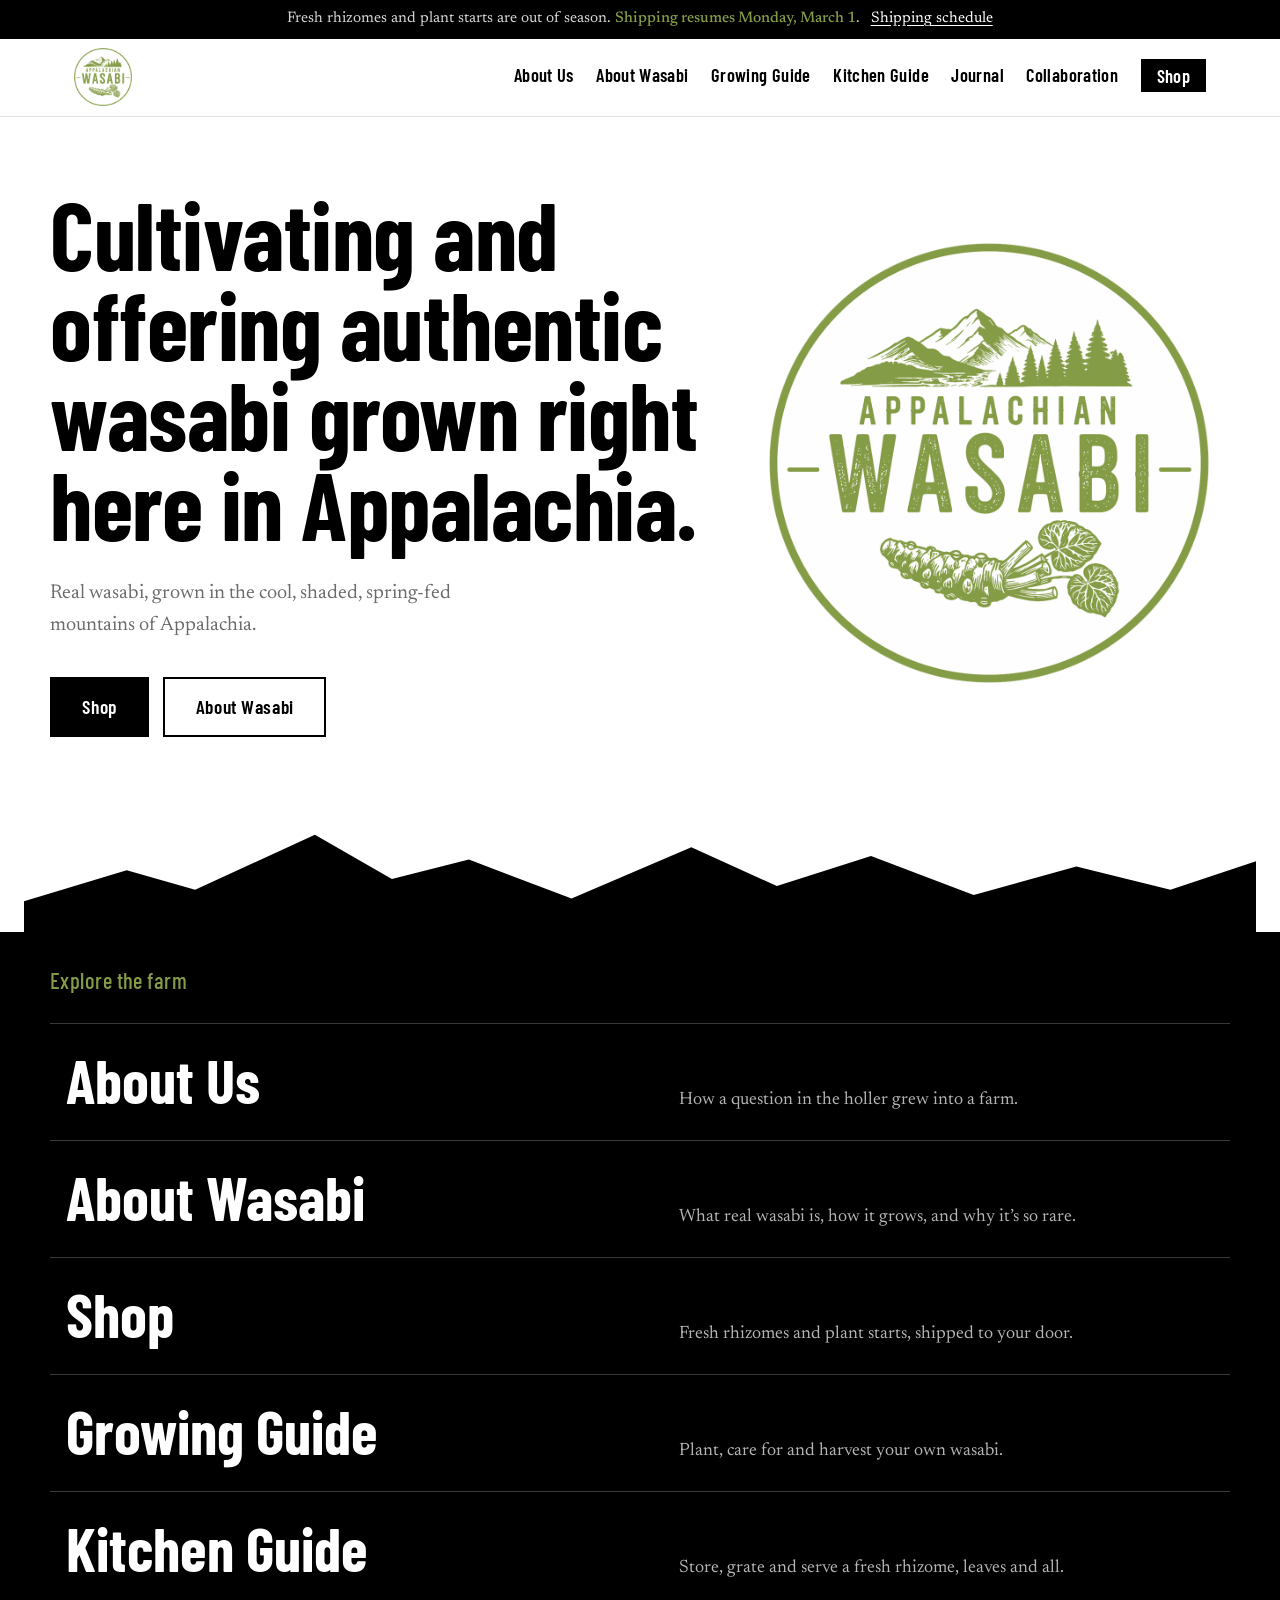
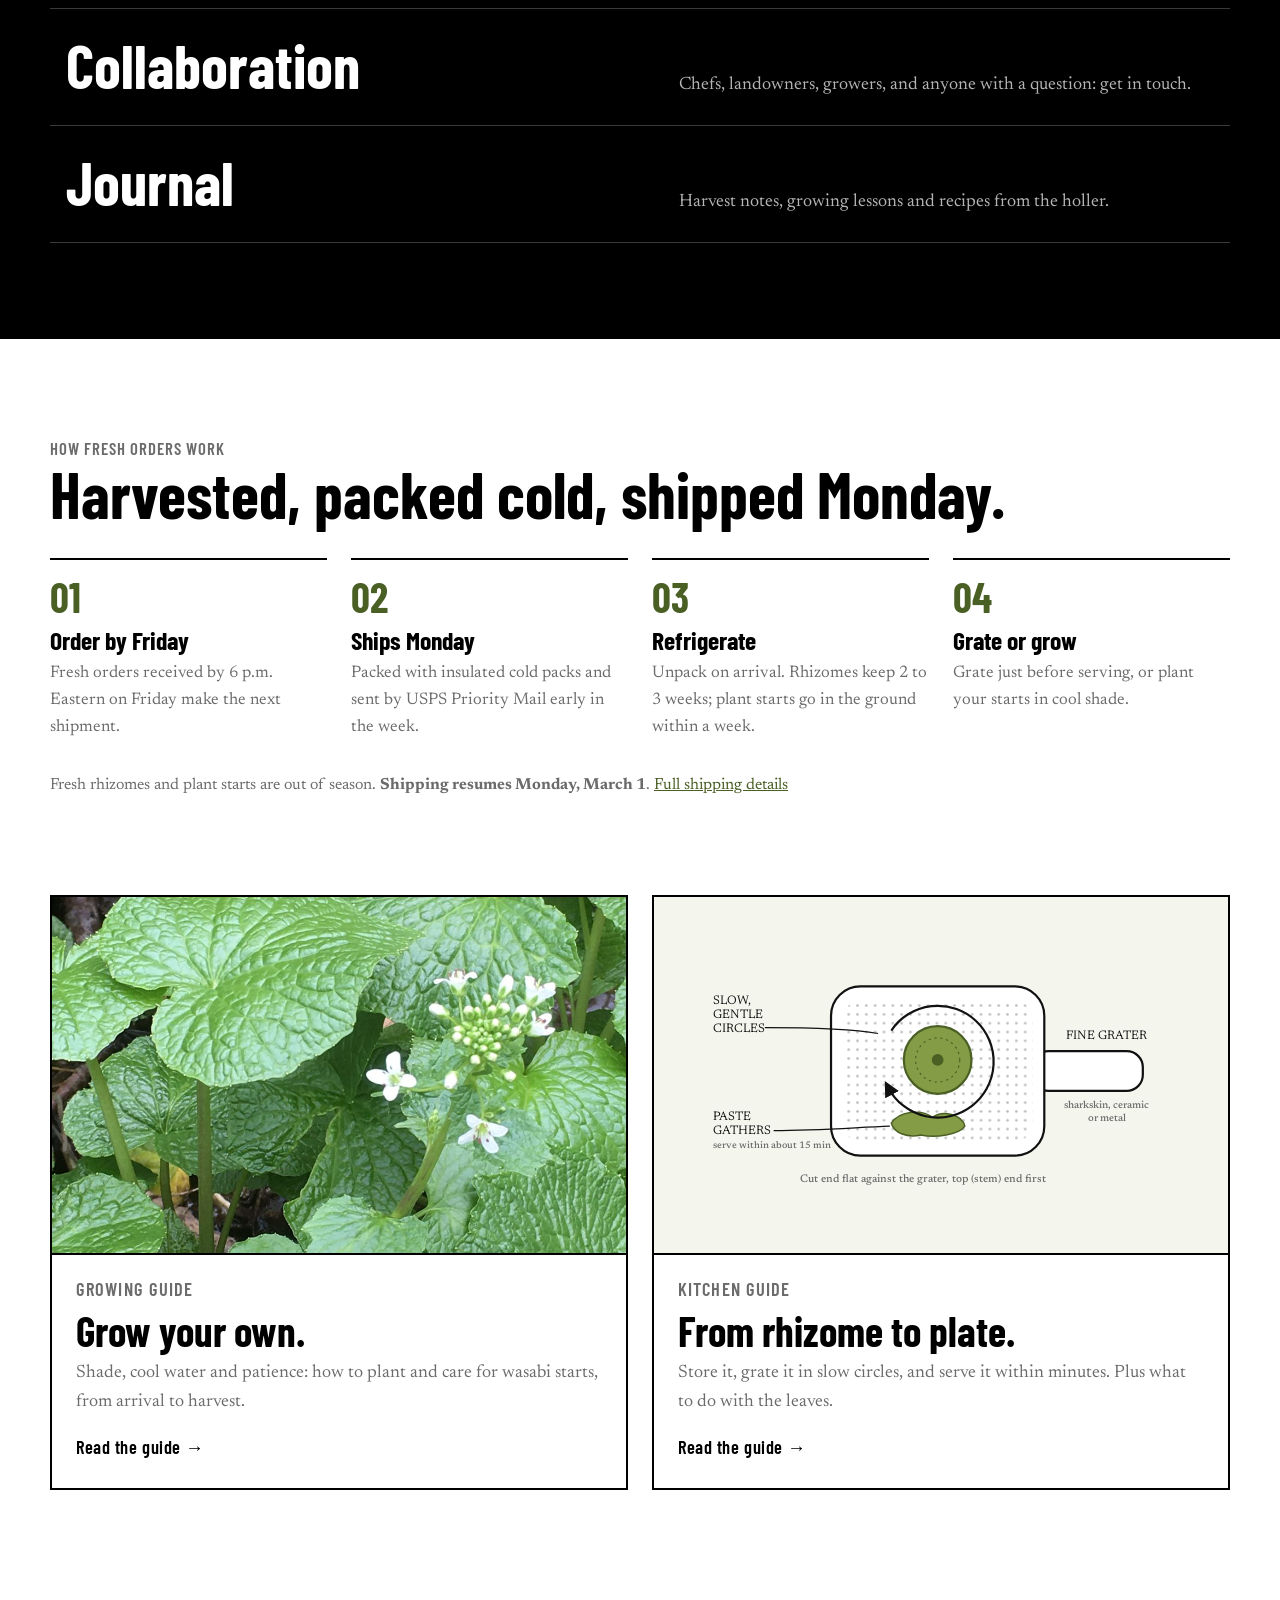
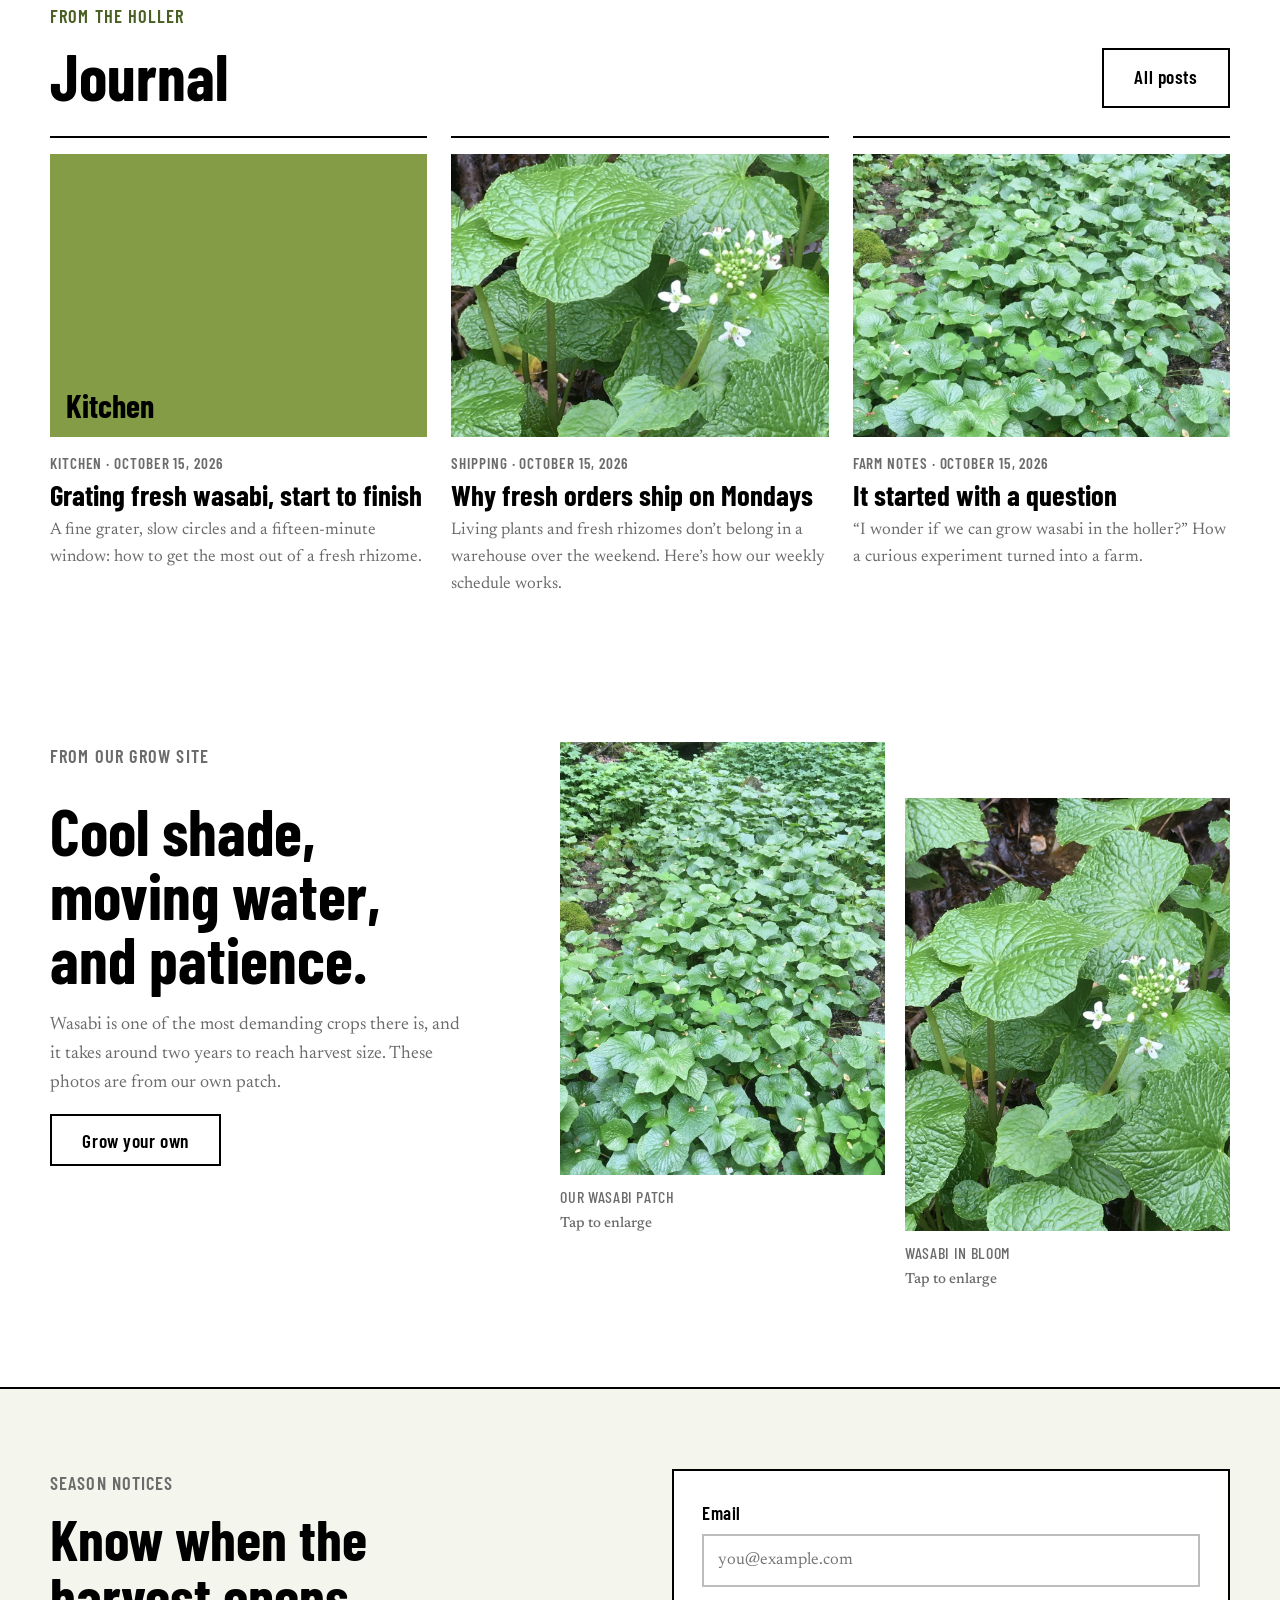
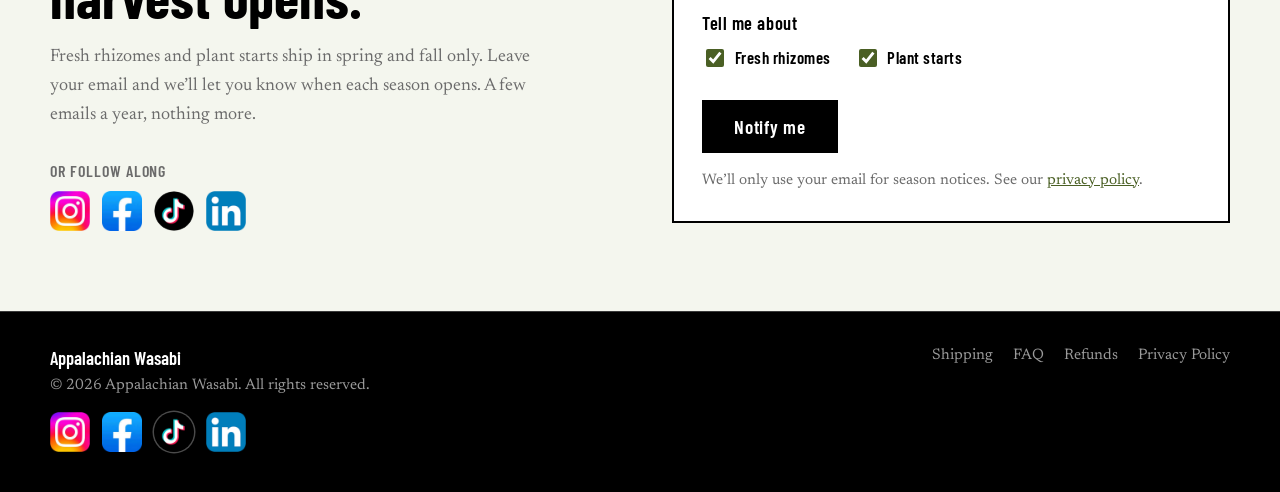
<file: index.html>
<!DOCTYPE html>
<html lang="en">
<head>
  <meta charset="utf-8">
  <meta name="viewport" content="width=device-width, initial-scale=1">
  <title>Appalachian Wasabi</title>
  <meta name="description" content="Cultivating and offering authentic wasabi grown right here in Appalachia.">
  <link rel="canonical" href="https://appalachianwasabi.com/">
  <link rel="icon" href="favicon.png">

  <!-- Link previews on Facebook, LinkedIn, iMessage, etc. -->
  <meta property="og:site_name" content="Appalachian Wasabi">
  <meta property="og:type" content="website">
  <meta property="og:title" content="Appalachian Wasabi">
  <meta property="og:description" content="Cultivating and offering authentic wasabi grown right here in Appalachia.">
  <meta property="og:url" content="https://appalachianwasabi.com/">
  <meta property="og:image" content="https://appalachianwasabi.com/logo.png">
  <meta name="twitter:card" content="summary_large_image">

  <link rel="preconnect" href="https://fonts.googleapis.com">
  <link rel="preconnect" href="https://fonts.gstatic.com" crossorigin>
  <link href="https://fonts.googleapis.com/css2?family=Barlow+Condensed:wght@500;600;700&family=Newsreader:opsz,wght@6..72,400;6..72,500&display=swap" rel="stylesheet">
  <link rel="stylesheet" href="style.css">
  <script>document.documentElement.classList.add('js');</script>
  <script type="application/ld+json">
  {
    "@context": "https://schema.org",
    "@type": "Organization",
    "name": "Appalachian Wasabi",
    "url": "https://appalachianwasabi.com/",
    "logo": "https://appalachianwasabi.com/logo.png",
    "sameAs": [
      "https://www.instagram.com/appalachianwasabi",
      "https://www.facebook.com/appalachianwasabi",
      "https://www.tiktok.com/@appalachian.wasab",
      "https://www.linkedin.com/company/appalachianwasabi"
    ]
  }
  </script>
</head>

<body>

  <div class="ship-bar" role="note">
    <span data-ship-next>Fresh rhizomes and plant starts ship Mondays in spring and fall. Order by Friday, 6&nbsp;p.m. Eastern.</span>
    <a href="shipping.html#schedule">Shipping schedule</a>
  </div>

  <header class="site-header">
    <div class="inner">
      <a class="brand" href="index.html" aria-label="Appalachian Wasabi home">
        <img src="logo-header.png" alt="Appalachian Wasabi logo">
      </a>
      <button class="menu-toggle" type="button" aria-expanded="false" aria-controls="site-nav">
        <span class="bars" aria-hidden="true"></span><span class="menu-label">Menu</span>
      </button>
      <nav aria-label="Main" id="site-nav">
        <ul>
          <li><a href="about.html">About Us</a></li>
          <li><a href="facts.html">About Wasabi</a></li>
          <li><a href="grow.html">Growing Guide</a></li>
          <li><a href="kitchen.html">Kitchen Guide</a></li>
          <li><a href="journal.html">Journal</a></li>
          <li><a href="collaboration.html">Collaboration</a></li>
          <li><a href="shop.html" class="nav-buy">Shop</a></li>
        </ul>
      </nav>
    </div>
  </header>

  <main id="top">

    <section class="hero">
      <div class="inner">
        <div>
          <h1>Cultivating and offering authentic wasabi grown right here in Appalachia.</h1>
          <p>Real wasabi, grown in the cool, shaded, spring-fed mountains of Appalachia.</p>
          <div class="btn-row">
            <a class="btn btn-primary" href="shop.html">Shop</a>
            <a class="btn btn-ghost" href="facts.html">About Wasabi</a>
          </div>
        </div>
        <div class="logo-wrap">
          <img src="logo.png" alt="Appalachian Wasabi logo: mountains, evergreens and a wasabi rhizome with leaves">
        </div>
      </div>

      <svg class="ridge" viewBox="0 0 1440 130" preserveAspectRatio="none" aria-hidden="true">
        <path d="M0 130 L0 95 L120 60 L200 82 L340 20 L430 70 L520 48 L640 92 L780 34 L880 78 L990 44 L1110 88 L1230 56 L1340 82 L1440 50 L1440 130 Z"/>
      </svg>
    </section>

    <section class="explore" aria-labelledby="explore-heading">
      <div class="inner">
        <h2 id="explore-heading">Explore the farm</h2>
        <ul class="rows">
          <li>
            <a class="row" href="about.html">
              <span class="title">About Us</span>
              <span class="desc">How a question in the holler grew into a farm.</span>
            </a>
          </li>
          <li>
            <a class="row" href="facts.html">
              <span class="title">About Wasabi</span>
              <span class="desc">What real wasabi is, how it grows, and why it&rsquo;s so rare.</span>
            </a>
          </li>
          <li>
            <a class="row" href="shop.html">
              <span class="title">Shop</span>
              <span class="desc">Fresh rhizomes and plant starts, shipped to your door.</span>
            </a>
          </li>
          <li>
            <a class="row" href="grow.html">
              <span class="title">Growing Guide</span>
              <span class="desc">Plant, care for and harvest your own wasabi.</span>
            </a>
          </li>
          <li>
            <a class="row" href="kitchen.html">
              <span class="title">Kitchen Guide</span>
              <span class="desc">Store, grate and serve a fresh rhizome, leaves and all.</span>
            </a>
          </li>
          <li>
            <a class="row" href="collaboration.html">
              <span class="title">Collaboration</span>
              <span class="desc">Chefs, landowners, growers, and anyone with a question: get in touch.</span>
            </a>
          </li>
          <li>
            <a class="row" href="journal.html">
              <span class="title">Journal</span>
              <span class="desc">Harvest notes, growing lessons and recipes from the holler.</span>
            </a>
          </li>
        </ul>
      </div>
    </section>


    <section class="how" aria-labelledby="how-heading">
      <div class="inner">
        <p class="eyebrow">How fresh orders work</p>
        <h2 id="how-heading">Harvested, packed cold, shipped Monday.</h2>
        <ol>
          <li><h3>Order by Friday</h3><p>Fresh orders received by 6 p.m. Eastern on Friday make the next shipment.</p></li>
          <li><h3>Ships Monday</h3><p>Packed with insulated cold packs and sent by USPS Priority Mail early in the week.</p></li>
          <li><h3>Refrigerate</h3><p>Unpack on arrival. Rhizomes keep 2 to 3 weeks; plant starts go in the ground within a week.</p></li>
          <li><h3>Grate or grow</h3><p>Grate just before serving, or plant your starts in cool shade.</p></li>
        </ol>
        <p class="note"><span data-ship-next>Fresh rhizomes and plant starts ship Mondays.</span> <a href="shipping.html">Full shipping details</a></p>
      </div>
    </section>

    <section class="paths" aria-label="Guides">
      <div class="inner">
        <a class="path-card" href="grow.html">
          <div class="art"><img src="grow-site-2.jpg" width="1050" height="1400" loading="lazy" alt="Wasabi leaves with small white flowers"></div>
          <div class="body">
            <p class="eyebrow">Growing Guide</p>
            <h3>Grow your own.</h3>
            <p>Shade, cool water and patience: how to plant and care for wasabi starts, from arrival to harvest.</p>
            <span class="go">Read the guide &rarr;</span>
          </div>
        </a>
        <a class="path-card" href="kitchen.html">
          <div class="art" aria-hidden="true"><svg viewBox="0 0 640 320" focusable="false">
  <title>Top view of a fine grater with the cut end of a wasabi rhizome pressed on it, moving in slow circles. The paste collects in the center of the grater.</title>
  <defs>
    <pattern id="teeth" width="12" height="12" patternUnits="userSpaceOnUse"><circle cx="6" cy="6" r="1.8" fill="#b9b9b9"/></pattern>
    <marker id="ah" viewBox="0 0 10 10" refX="5" refY="5" markerWidth="7" markerHeight="7" orient="auto-start-reverse"><path d="M0 0 L10 5 L0 10 z" fill="#111"/></marker>
  </defs>
  <g transform="translate(20 0)">
  <!-- paddle + handle -->
  <rect x="424" y="128" width="150" height="54" rx="22" fill="#fff" stroke="#111" stroke-width="3"/>
  <rect x="150" y="40" width="290" height="230" rx="40" fill="#fff" stroke="#111" stroke-width="3"/>
  <rect x="166" y="56" width="258" height="198" rx="30" fill="url(#teeth)"/>
  <!-- paste -->
  <path d="M232 226 c10 -16 40 -20 56 -8 c14 -10 40 -4 44 12 c-8 12 -40 16 -60 12 c-18 4 -36 -2 -40 -16z" fill="#859c46" stroke="#4a5f24" stroke-width="2"/>
  <!-- rhizome end, seen from above -->
  <circle cx="295" cy="140" r="46" fill="#859c46" stroke="#4a5f24" stroke-width="3"/>
  <circle cx="295" cy="140" r="30" fill="none" stroke="#4a5f24" stroke-width="1.6" stroke-dasharray="3 5"/>
  <circle cx="295" cy="140" r="8" fill="#4a5f24"/>
  <!-- circular motion -->
  <path d="M232 100 A76 76 0 1 1 228 178" stroke="#111" stroke-width="3" fill="none" marker-end="url(#ah)"/>
  </g>
  <!-- labels -->
  <text x="10" y="64" font-size="17" fill="#111">SLOW,</text>
  <text x="10" y="83" font-size="17" fill="#111">GENTLE</text>
  <text x="10" y="102" font-size="17" fill="#111">CIRCLES</text>
  <path d="M80 96 C150 96 200 98 234 104" stroke="#111" stroke-width="1.6" fill="none"/>
  <text x="10" y="222" font-size="17" fill="#111">PASTE</text>
  <text x="10" y="241" font-size="17" fill="#111">GATHERS</text>
  <text x="10" y="260" font-size="13" fill="#6b6b6b" font-weight="500">serve within about 15 min</text>
  <path d="M92 236 C150 236 200 232 250 230" stroke="#111" stroke-width="1.6" fill="none"/>
  <text x="545" y="112" font-size="17" fill="#111" text-anchor="middle">FINE GRATER</text>
  <text x="545" y="206" font-size="14" fill="#6b6b6b" font-weight="500" text-anchor="middle">sharkskin, ceramic</text>
  <text x="545" y="223" font-size="14" fill="#6b6b6b" font-weight="500" text-anchor="middle">or metal</text>
  <text x="295" y="306" font-size="15" fill="#6b6b6b" font-weight="500" text-anchor="middle">Cut end flat against the grater, top (stem) end first</text>
</svg></div>
          <div class="body">
            <p class="eyebrow">Kitchen Guide</p>
            <h3>From rhizome to plate.</h3>
            <p>Store it, grate it in slow circles, and serve it within minutes. Plus what to do with the leaves.</p>
            <span class="go">Read the guide &rarr;</span>
          </div>
        </a>
      </div>
    </section>


    <section class="latest" aria-labelledby="latest-heading">
      <div class="inner">
        <div class="latest-head">
          <div>
            <p class="eyebrow">From the holler</p>
            <h2 id="latest-heading">Journal</h2>
          </div>
          <a class="btn btn-ghost" href="journal.html">All posts</a>
        </div>
        <div class="post-grid" data-posts data-limit="3"></div>
      </div>
    </section>

    <section class="grow" aria-labelledby="grow-heading">
      <div class="inner">
        <div>
          <p class="eyebrow">From our grow site</p>
          <h2 id="grow-heading">Cool shade, moving water, and patience.</h2>
          <p>Wasabi is one of the most demanding crops there is, and it takes around two years to reach harvest size. These photos are from our own patch.</p>
          <a class="btn btn-ghost" href="grow.html">Grow your own</a>
        </div>
        <div class="photos">
          <figure>
            <a class="photo-link" href="grow-site-1-large.jpg" data-lightbox>
              <img src="grow-site-1.jpg" width="1050" height="1400" loading="lazy"
                   alt="A dense carpet of broad, heart-shaped wasabi leaves growing on wet ground beside a mossy rock">
            </a>
            <figcaption>Our wasabi patch <span>Tap to enlarge</span></figcaption>
          </figure>
          <figure>
            <a class="photo-link" href="grow-site-2-large.jpg" data-lightbox>
              <img src="grow-site-2.jpg" width="1050" height="1400" loading="lazy"
                   alt="Close-up of large, textured wasabi leaves with a cluster of small white wasabi flowers">
            </a>
            <figcaption>Wasabi in bloom <span>Tap to enlarge</span></figcaption>
          </figure>
        </div>
      </div>
    </section>


    <section class="notify" id="notify" aria-labelledby="notify-heading">
      <div class="inner">
        <div class="notify-copy">
          <p class="eyebrow">Season notices</p>
          <h2 id="notify-heading">Know when the harvest opens.</h2>
          <p>Fresh rhizomes and plant starts ship in spring and fall only. Leave your email and we&rsquo;ll let you know when each season opens. A few emails a year, nothing more.</p>
          <div class="follow" data-social-section hidden>
            <p class="follow-label">Or follow along</p>
            <ul class="social" data-social aria-label="Follow Appalachian Wasabi"></ul>
          </div>
        </div>
        <div>
          <div class="notice" id="notify-thanks" role="status" hidden>
            <strong>You&rsquo;re on the list.</strong>
            We&rsquo;ll email you when the next season opens.
          </div>
          <form class="notify-form" id="notify-form" action="https://formsubmit.co/ab82d28a444f08eb1af7b8422cebb4b5" method="POST">
            <input type="hidden" name="_subject" value="Season notice sign-up from appalachianwasabi.com">
            <input type="hidden" name="_next" value="https://appalachianwasabi.com/index.html?subscribed=1#notify">
            <input type="hidden" name="_template" value="table">
            <input type="hidden" name="form" value="Season notice sign-up">
            <div class="hp" aria-hidden="true">
              <label for="notify-honey">Leave this field empty</label>
              <input type="text" name="_honey" id="notify-honey" tabindex="-1" autocomplete="off">
            </div>
            <div class="field">
              <label for="notify-email">Email</label>
              <input type="email" id="notify-email" name="email" required autocomplete="email" placeholder="you@example.com">
            </div>
            <fieldset class="field checks">
              <legend>Tell me about</legend>
              <label><input type="checkbox" name="interested_in" value="Fresh rhizomes" checked> Fresh rhizomes</label>
              <label><input type="checkbox" name="interested_in" value="Plant starts" checked> Plant starts</label>
            </fieldset>
            <button class="btn btn-primary" type="submit">Notify me</button>
            <p class="form-note">We&rsquo;ll only use your email for season notices. See our <a href="privacy.html">privacy policy</a>.</p>
          </form>
        </div>
      </div>
    </section>

  </main>

  <dialog class="lightbox" id="lightbox" aria-label="Enlarged photo">
    <button type="button" class="lightbox-close" aria-label="Close photo">&times;</button>
    <img id="lightbox-img" alt="">
  </dialog>

  <footer>
    <div class="inner">
      <div>
        <div class="name">Appalachian Wasabi</div>
        <div>&copy; <span id="year">2026</span> Appalachian Wasabi. All rights reserved.</div>
        <ul class="social social-footer" data-social aria-label="Follow Appalachian Wasabi"></ul>
      </div>
      <ul>
        <li><a href="shipping.html">Shipping</a></li>
        <li><a href="faq.html">FAQ</a></li>
        <li><a href="refunds.html">Refunds</a></li>
        <li><a href="privacy.html">Privacy Policy</a></li>
      </ul>
    </div>
  </footer>

  <script src="ship.js"></script>
  <script src="social.js"></script>
  <script src="site.js"></script>
  <script src="posts.js"></script>

  <script>
    document.getElementById('year').textContent = new Date().getFullYear();

    // Tap a grow-site photo to see it enlarged. Without JavaScript the link opens the photo itself.
    (function () {
      var box = document.getElementById('lightbox');
      if (!box || typeof box.showModal !== 'function') return;
      var big = document.getElementById('lightbox-img');
      document.querySelectorAll('a[data-lightbox]').forEach(function (a) {
        a.addEventListener('click', function (e) {
          e.preventDefault();
          var thumb = a.querySelector('img');
          big.src = a.getAttribute('href');
          big.alt = thumb ? thumb.alt : '';
          box.showModal();
        });
      });
      box.addEventListener('click', function () { box.close(); });   // tap anywhere to close
      box.addEventListener('close', function () { big.removeAttribute('src'); });
    })();
  </script>
</body>
</html>
</file>
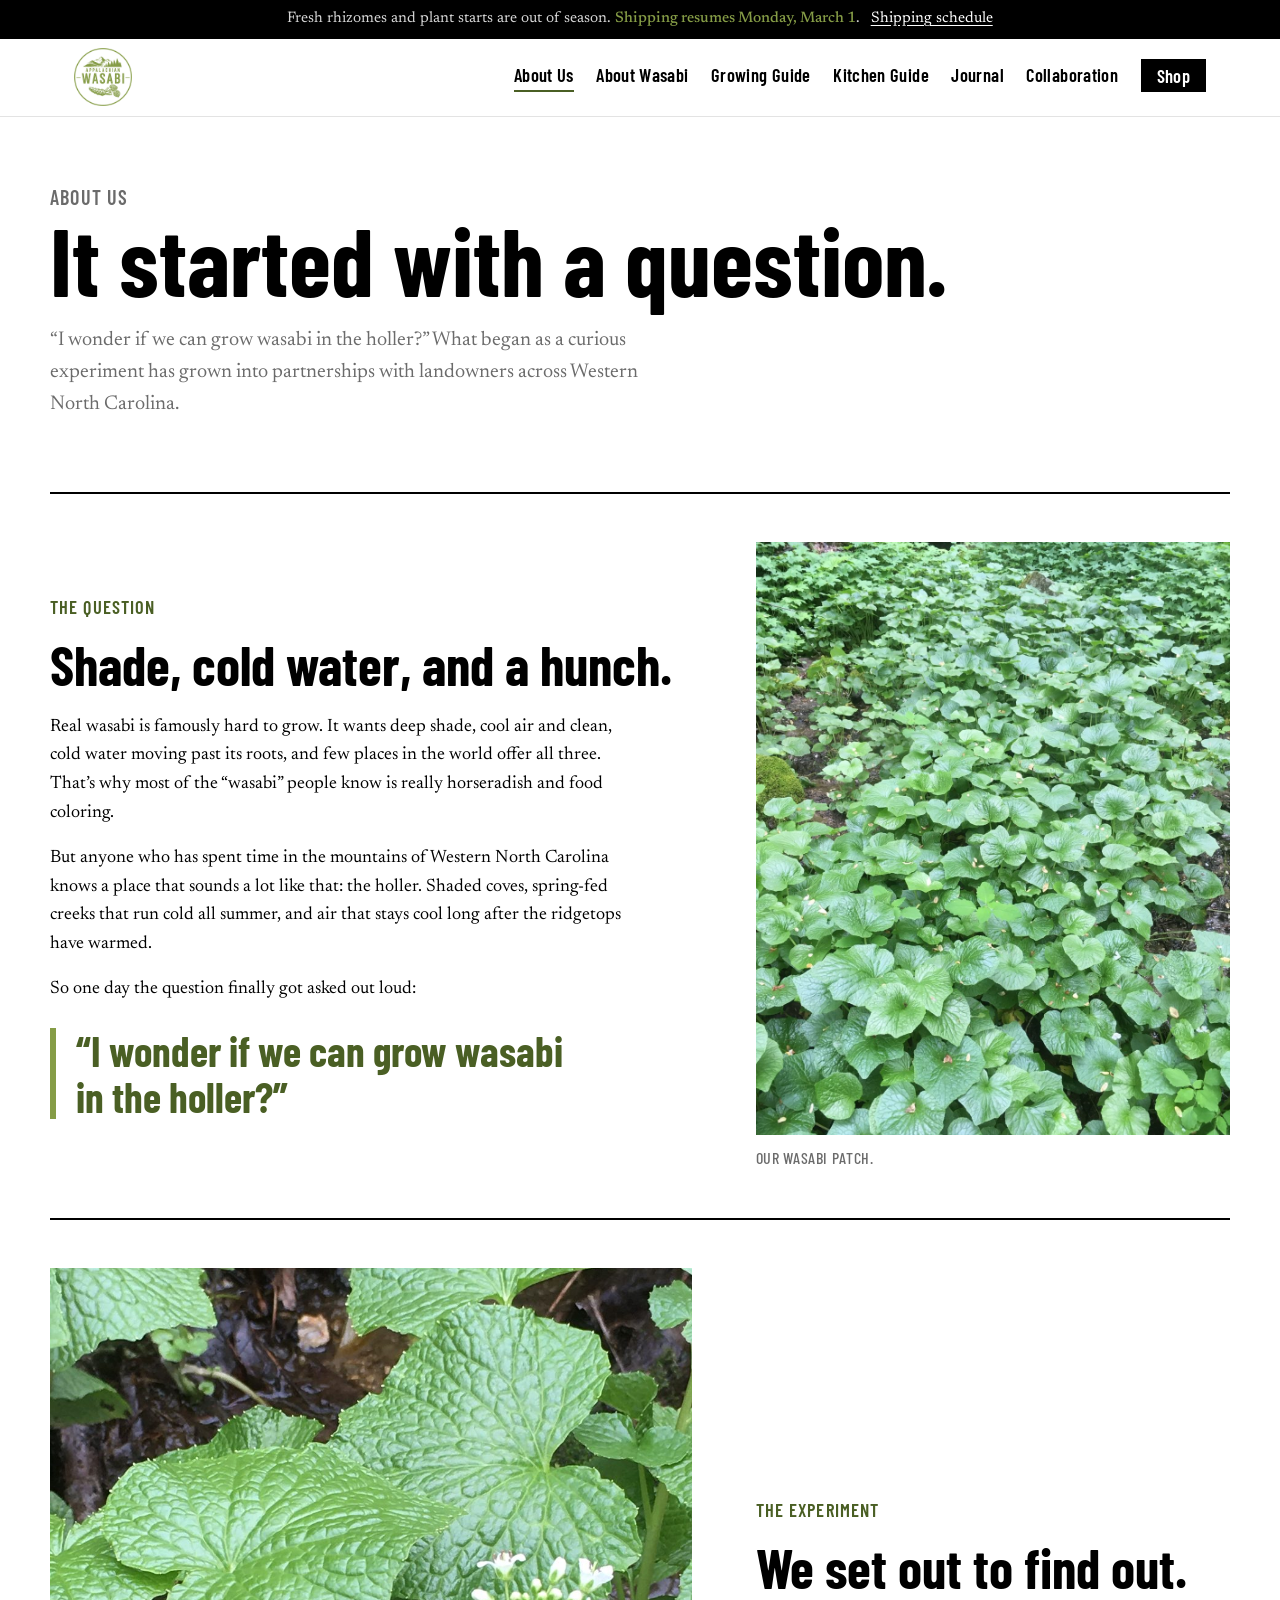
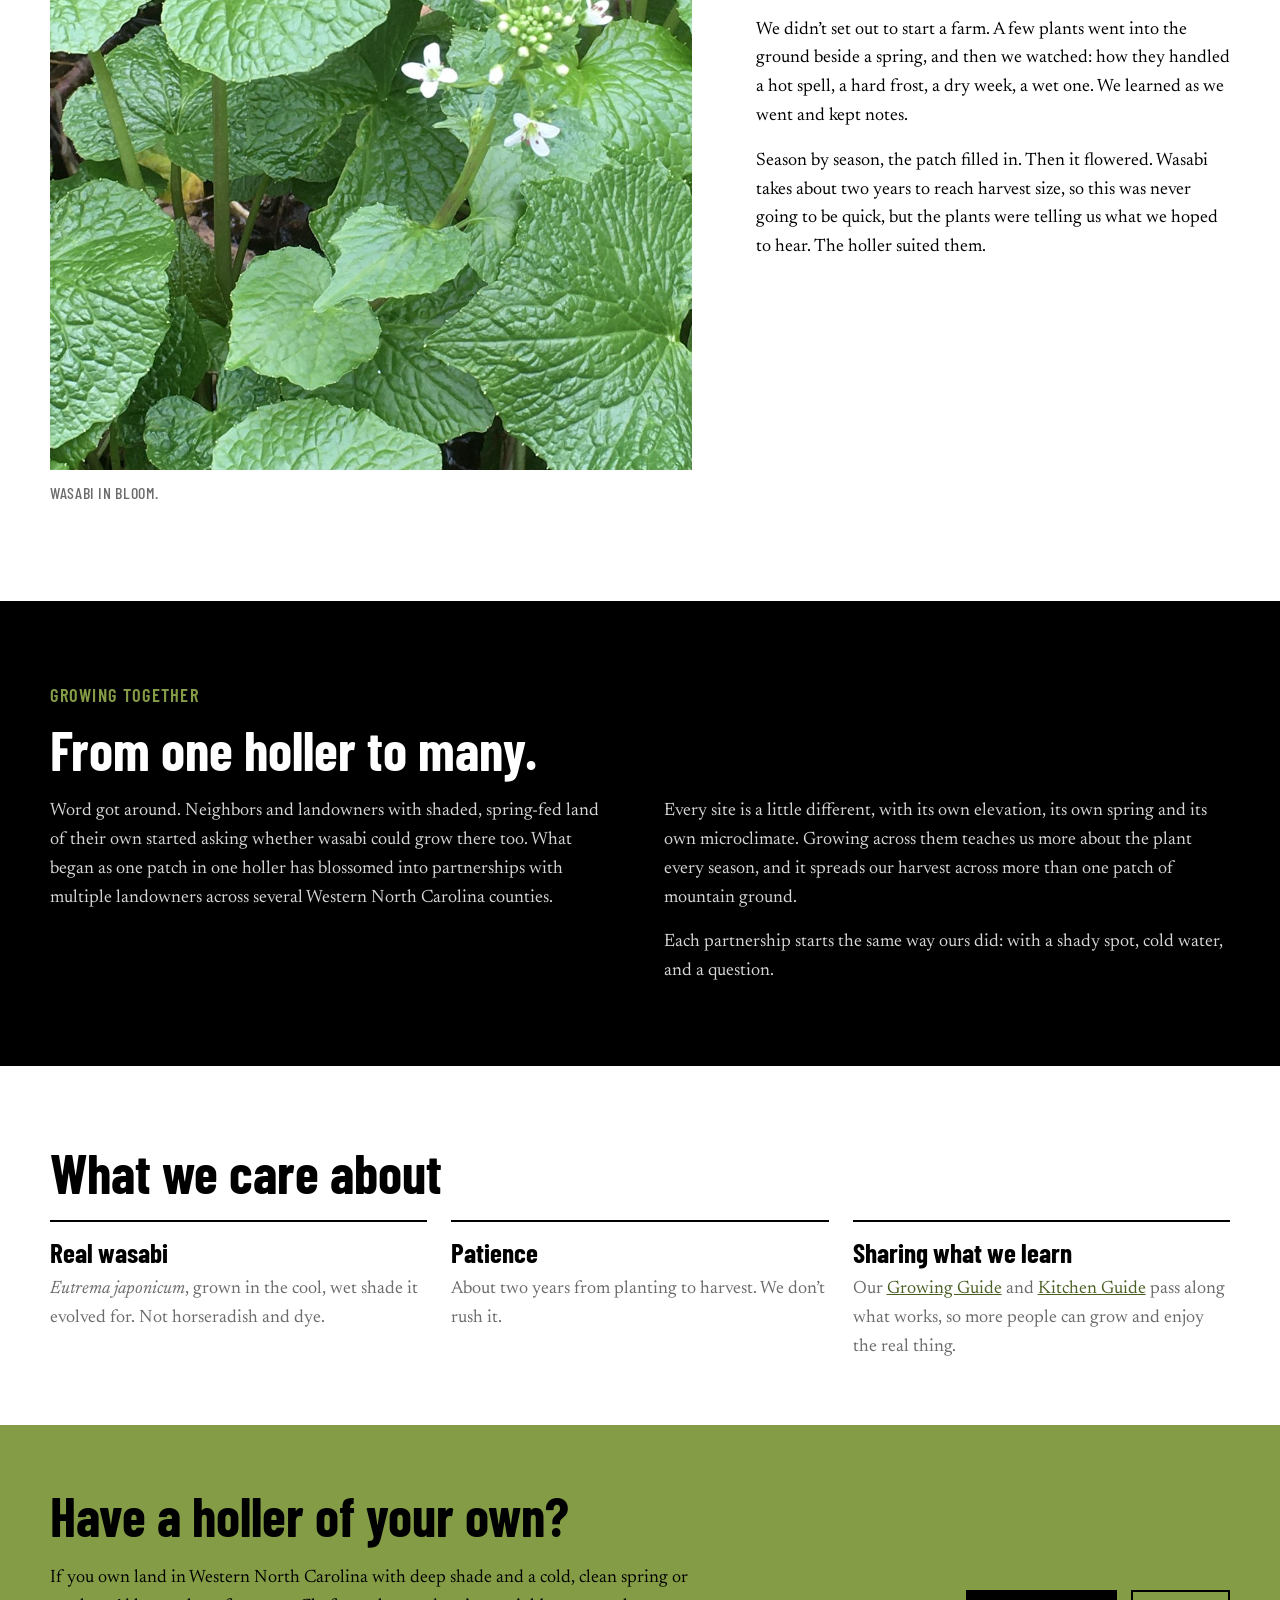
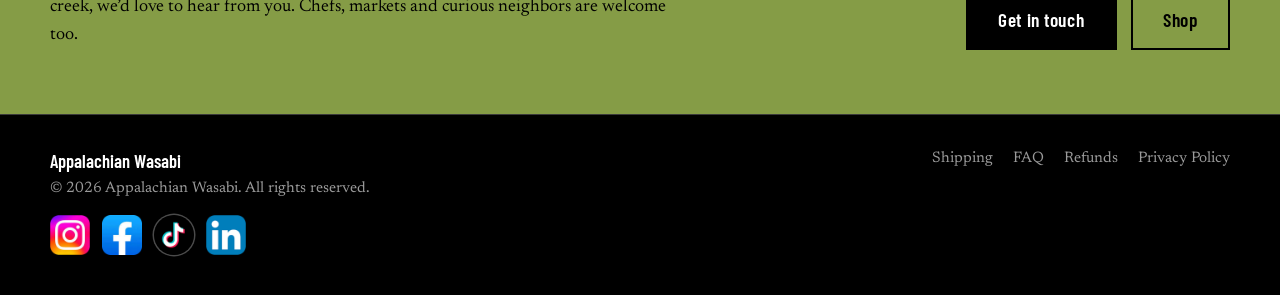
<file: about.html>
<!DOCTYPE html>
<html lang="en">
<head>
  <meta charset="utf-8">
  <meta name="viewport" content="width=device-width, initial-scale=1">
  <title>About Us | Appalachian Wasabi</title>
  <meta name="description" content="How Appalachian Wasabi began as a curious experiment in a Western North Carolina holler and grew into partnerships with landowners across the region.">
  <link rel="canonical" href="https://appalachianwasabi.com/about.html">
  <link rel="icon" href="favicon.png">

  <!-- Link previews on Facebook, LinkedIn, iMessage, etc. -->
  <meta property="og:site_name" content="Appalachian Wasabi">
  <meta property="og:type" content="website">
  <meta property="og:title" content="About Us">
  <meta property="og:description" content="How Appalachian Wasabi began as a curious experiment in a Western North Carolina holler and grew into partnerships with landowners across the region.">
  <meta property="og:url" content="https://appalachianwasabi.com/about.html">
  <meta property="og:image" content="https://appalachianwasabi.com/logo.png">
  <meta name="twitter:card" content="summary_large_image">

  <link rel="preconnect" href="https://fonts.googleapis.com">
  <link rel="preconnect" href="https://fonts.gstatic.com" crossorigin>
  <link href="https://fonts.googleapis.com/css2?family=Barlow+Condensed:wght@500;600;700&family=Newsreader:opsz,wght@6..72,400;6..72,500&display=swap" rel="stylesheet">
  <link rel="stylesheet" href="style.css">
  <script>document.documentElement.classList.add('js');</script>
</head>

<body>

  <div class="ship-bar" role="note">
    <span data-ship-next>Fresh rhizomes and plant starts ship Mondays in spring and fall. Order by Friday, 6&nbsp;p.m. Eastern.</span>
    <a href="shipping.html#schedule">Shipping schedule</a>
  </div>

  <header class="site-header">
    <div class="inner">
      <a class="brand" href="index.html" aria-label="Appalachian Wasabi home">
        <img src="logo-header.png" alt="Appalachian Wasabi logo">
      </a>
      <button class="menu-toggle" type="button" aria-expanded="false" aria-controls="site-nav">
        <span class="bars" aria-hidden="true"></span><span class="menu-label">Menu</span>
      </button>
      <nav aria-label="Main" id="site-nav">
        <ul>
          <li><a href="about.html" aria-current="page">About Us</a></li>
          <li><a href="facts.html">About Wasabi</a></li>
          <li><a href="grow.html">Growing Guide</a></li>
          <li><a href="kitchen.html">Kitchen Guide</a></li>
          <li><a href="journal.html">Journal</a></li>
          <li><a href="collaboration.html">Collaboration</a></li>
          <li><a href="shop.html" class="nav-buy">Shop</a></li>
        </ul>
      </nav>
    </div>
  </header>

  <main>

    <section class="page-title">
      <div class="inner">
        <p class="eyebrow">About Us</p>
        <h1>It started with a question.</h1>
        <p>&ldquo;I wonder if we can grow wasabi in the holler?&rdquo; What began as a curious experiment has grown into partnerships with landowners across Western North Carolina.</p>
      </div>
    </section>

    <section class="story">
      <div class="inner">
        <div class="story-block">
          <div class="story-text">
            <p class="eyebrow">The question</p>
            <h2>Shade, cold water, and a hunch.</h2>
            <p>Real wasabi is famously hard to grow. It wants deep shade, cool air and clean, cold water moving past its roots, and few places in the world offer all three. That&rsquo;s why most of the &ldquo;wasabi&rdquo; people know is really horseradish and food coloring.</p>
            <p>But anyone who has spent time in the mountains of Western North Carolina knows a place that sounds a lot like that: the holler. Shaded coves, spring-fed creeks that run cold all summer, and air that stays cool long after the ridgetops have warmed.</p>
            <p>So one day the question finally got asked out loud:</p>
            <blockquote class="pull">&ldquo;I wonder if we can grow wasabi in the holler?&rdquo;</blockquote>
          </div>
          <figure class="story-photo">
            <img src="grow-site-1.jpg" width="1050" height="1400" loading="lazy" alt="A dense carpet of heart-shaped wasabi leaves on wet, shaded ground beside a mossy rock">
            <figcaption>Our wasabi patch.</figcaption>
          </figure>
        </div>

        <div class="story-block flip">
          <div class="story-text">
            <p class="eyebrow">The experiment</p>
            <h2>We set out to find out.</h2>
            <p>We didn&rsquo;t set out to start a farm. A few plants went into the ground beside a spring, and then we watched: how they handled a hot spell, a hard frost, a dry week, a wet one. We learned as we went and kept notes.</p>
            <p>Season by season, the patch filled in. Then it flowered. Wasabi takes about two years to reach harvest size, so this was never going to be quick, but the plants were telling us what we hoped to hear. The holler suited them.</p>
          </div>
          <figure class="story-photo">
            <img src="grow-site-2.jpg" width="1050" height="1400" loading="lazy" alt="Large textured wasabi leaves with a cluster of small white wasabi flowers">
            <figcaption>Wasabi in bloom.</figcaption>
          </figure>
        </div>
      </div>
    </section>

    <section class="together" aria-labelledby="together-heading">
      <div class="inner">
        <p class="eyebrow">Growing together</p>
        <h2 id="together-heading">From one holler to many.</h2>
        <div class="together-text">
          <p>Word got around. Neighbors and landowners with shaded, spring-fed land of their own started asking whether wasabi could grow there too. What began as one patch in one holler has blossomed into partnerships with multiple landowners across several Western North Carolina counties.</p>
          <p>Every site is a little different, with its own elevation, its own spring and its own microclimate. Growing across them teaches us more about the plant every season, and it spreads our harvest across more than one patch of mountain ground.</p>
          <p>Each partnership starts the same way ours did: with a shady spot, cold water, and a question.</p>
        </div>
      </div>
    </section>

    <section class="values" aria-labelledby="values-heading">
      <div class="inner">
        <h2 id="values-heading">What we care about</h2>
        <ul>
          <li><h3>Real wasabi</h3><p><em>Eutrema japonicum</em>, grown in the cool, wet shade it evolved for. Not horseradish and dye.</p></li>
          <li><h3>Patience</h3><p>About two years from planting to harvest. We don&rsquo;t rush it.</p></li>
          <li><h3>Sharing what we learn</h3><p>Our <a href="grow.html">Growing Guide</a> and <a href="kitchen.html">Kitchen Guide</a> pass along what works, so more people can grow and enjoy the real thing.</p></li>
        </ul>
      </div>
    </section>

    <section class="cta-band" aria-labelledby="cta-heading">
      <div class="inner">
        <div>
          <h2 id="cta-heading">Have a holler of your own?</h2>
          <p>If you own land in Western North Carolina with deep shade and a cold, clean spring or creek, we&rsquo;d love to hear from you. Chefs, markets and curious neighbors are welcome too.</p>
        </div>
        <div class="btn-row">
          <a class="btn btn-light" href="collaboration.html">Get in touch</a>
          <a class="btn btn-outline-light" href="shop.html">Shop</a>
        </div>
      </div>
    </section>

  </main>

  <footer>
    <div class="inner">
      <div>
        <div class="name">Appalachian Wasabi</div>
        <div>&copy; <span id="year">2026</span> Appalachian Wasabi. All rights reserved.</div>
        <ul class="social social-footer" data-social aria-label="Follow Appalachian Wasabi"></ul>
      </div>
      <ul>
        <li><a href="shipping.html">Shipping</a></li>
        <li><a href="faq.html">FAQ</a></li>
        <li><a href="refunds.html">Refunds</a></li>
        <li><a href="privacy.html">Privacy Policy</a></li>
      </ul>
    </div>
  </footer>

  <script src="ship.js"></script>
  <script src="social.js"></script>
  <script src="site.js"></script>
  <script>
    document.getElementById('year').textContent = new Date().getFullYear();
  </script>
</body>
</html>
</file>
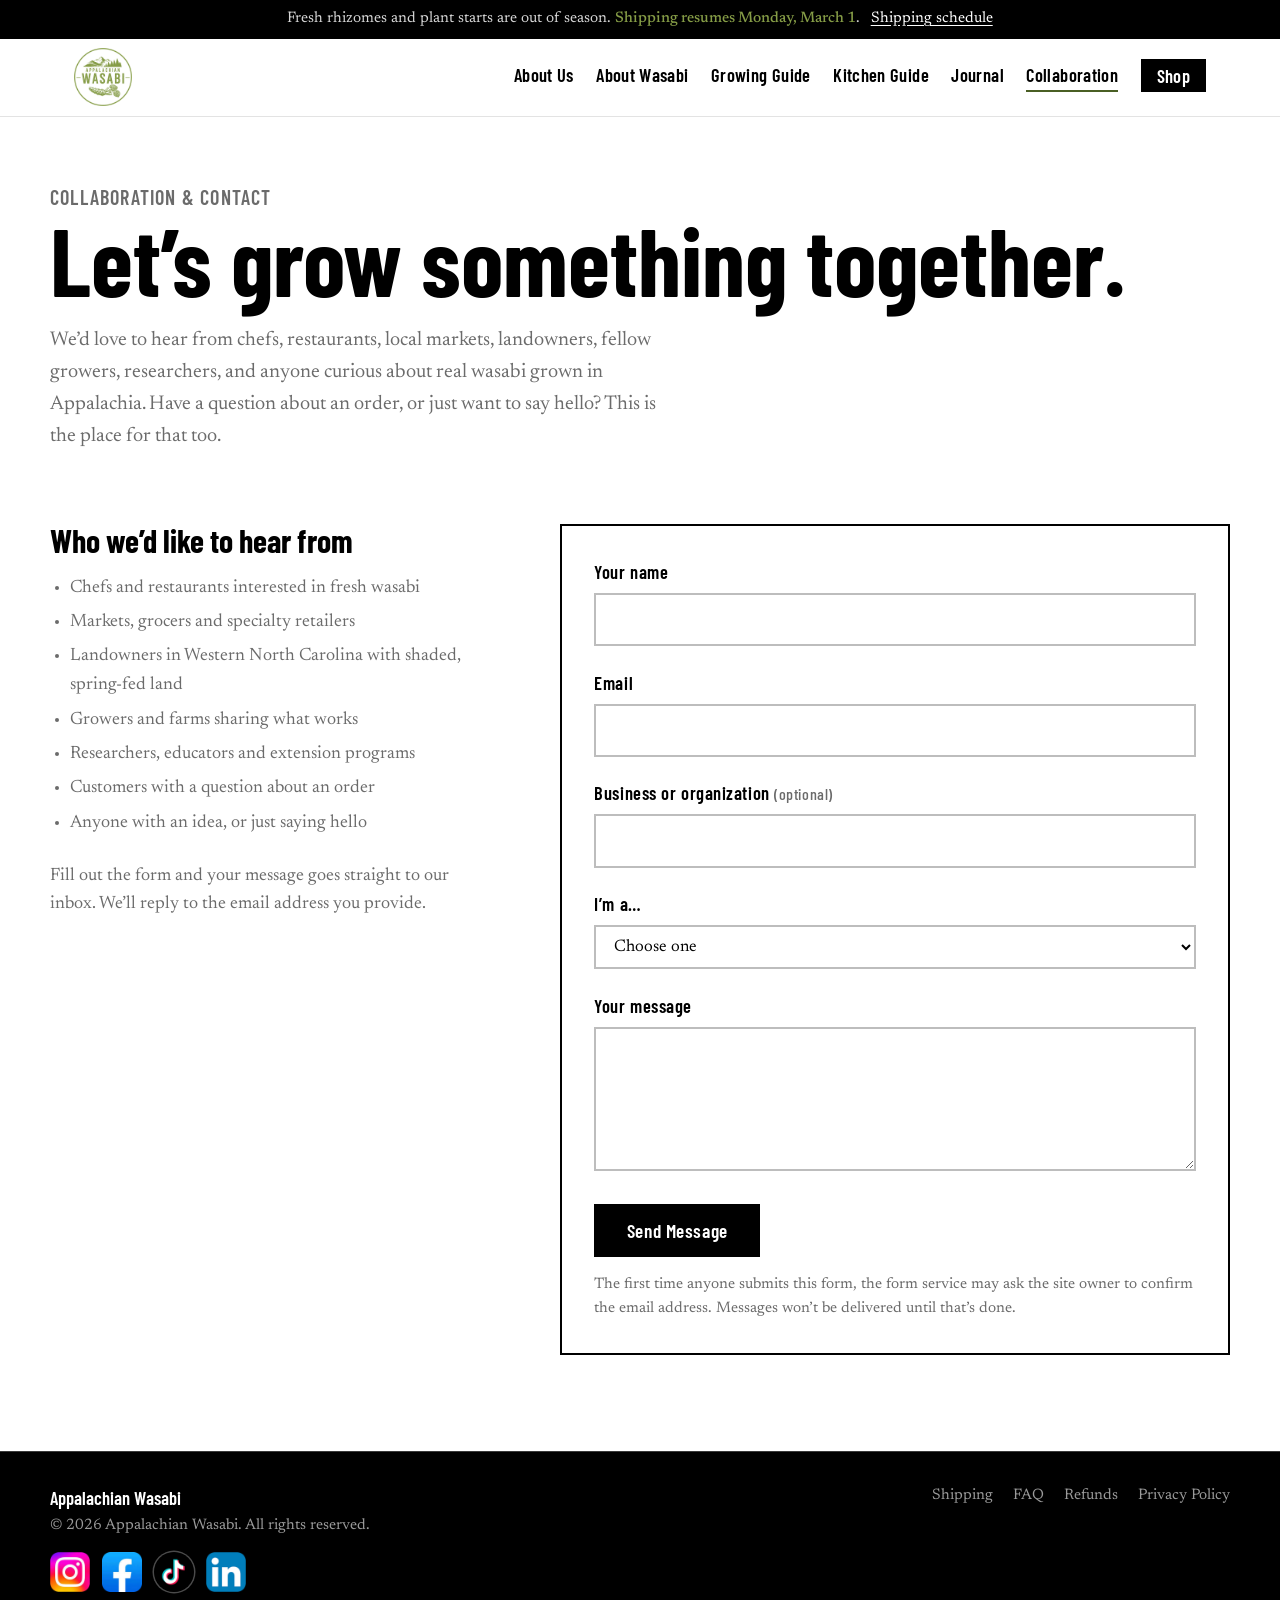
<file: collaboration.html>
<!DOCTYPE html>
<html lang="en">
<head>
  <meta charset="utf-8">
  <meta name="viewport" content="width=device-width, initial-scale=1">
  <title>Collaboration &amp; Contact | Appalachian Wasabi</title>
  <meta name="description" content="Contact Appalachian Wasabi: chefs, retailers, landowners, growers, researchers and customers with questions about an order.">
  <link rel="canonical" href="https://appalachianwasabi.com/collaboration.html">
  <link rel="icon" href="favicon.png">

  <!-- Link previews on Facebook, LinkedIn, iMessage, etc. -->
  <meta property="og:site_name" content="Appalachian Wasabi">
  <meta property="og:type" content="website">
  <meta property="og:title" content="Collaboration &amp; Contact">
  <meta property="og:description" content="Contact Appalachian Wasabi: chefs, retailers, landowners, growers, researchers and customers with questions about an order.">
  <meta property="og:url" content="https://appalachianwasabi.com/collaboration.html">
  <meta property="og:image" content="https://appalachianwasabi.com/logo.png">
  <meta name="twitter:card" content="summary_large_image">

  <link rel="preconnect" href="https://fonts.googleapis.com">
  <link rel="preconnect" href="https://fonts.gstatic.com" crossorigin>
  <link href="https://fonts.googleapis.com/css2?family=Barlow+Condensed:wght@500;600;700&family=Newsreader:opsz,wght@6..72,400;6..72,500&display=swap" rel="stylesheet">
  <link rel="stylesheet" href="style.css">
  <script>document.documentElement.classList.add('js');</script>
</head>

<body>

  <div class="ship-bar" role="note">
    <span data-ship-next>Fresh rhizomes and plant starts ship Mondays in spring and fall. Order by Friday, 6&nbsp;p.m. Eastern.</span>
    <a href="shipping.html#schedule">Shipping schedule</a>
  </div>

  <header class="site-header">
    <div class="inner">
      <a class="brand" href="index.html" aria-label="Appalachian Wasabi home">
        <img src="logo-header.png" alt="Appalachian Wasabi logo">
      </a>
      <button class="menu-toggle" type="button" aria-expanded="false" aria-controls="site-nav">
        <span class="bars" aria-hidden="true"></span><span class="menu-label">Menu</span>
      </button>
      <nav aria-label="Main" id="site-nav">
        <ul>
          <li><a href="about.html">About Us</a></li>
          <li><a href="facts.html">About Wasabi</a></li>
          <li><a href="grow.html">Growing Guide</a></li>
          <li><a href="kitchen.html">Kitchen Guide</a></li>
          <li><a href="journal.html">Journal</a></li>
          <li><a href="collaboration.html" aria-current="page">Collaboration</a></li>
          <li><a href="shop.html" class="nav-buy">Shop</a></li>
        </ul>
      </nav>
    </div>
  </header>

  <main>

    <section class="page-title">
      <div class="inner">
        <p class="eyebrow">Collaboration &amp; Contact</p>
        <h1>Let&rsquo;s grow something together.</h1>
        <p>We&rsquo;d love to hear from chefs, restaurants, local markets, landowners, fellow growers, researchers, and anyone curious about real wasabi grown in Appalachia. Have a question about an order, or just want to say hello? This is the place for that too.</p>
      </div>
    </section>

    <section class="collab">
      <div class="inner">

        <aside>
          <h2>Who we&rsquo;d like to hear from</h2>
          <ul>
            <li>Chefs and restaurants interested in fresh wasabi</li>
            <li>Markets, grocers and specialty retailers</li>
            <li>Landowners in Western North Carolina with shaded, spring-fed land</li>
            <li>Growers and farms sharing what works</li>
            <li>Researchers, educators and extension programs</li>
            <li>Customers with a question about an order</li>
            <li>Anyone with an idea, or just saying hello</li>
          </ul>
          <p style="color: var(--grey); margin: 0;">Fill out the form and your message goes straight to our inbox. We&rsquo;ll reply to the email address you provide.</p>
        </aside>

        <div>
          <div class="notice" id="sent-notice" role="status" hidden>
            <strong>Thank you!</strong>
            Your message was sent. We&rsquo;ll be in touch soon.
          </div>

          <form class="form-card" id="collab-form"
                action="https://formsubmit.co/ab82d28a444f08eb1af7b8422cebb4b5" method="POST">

            <!-- FormSubmit settings -->
            <input type="hidden" name="_subject" value="New message from appalachianwasabi.com">
            <input type="hidden" name="_next" value="https://appalachianwasabi.com/collaboration.html?sent=1">
            <input type="hidden" name="_template" value="table">
            <!-- Spam trap: real visitors never see or fill this in -->
            <div class="hp" aria-hidden="true">
              <label for="_honey">Leave this field empty</label>
              <input type="text" name="_honey" id="_honey" tabindex="-1" autocomplete="off">
            </div>

            <div class="field">
              <label for="name">Your name</label>
              <input type="text" id="name" name="name" required autocomplete="name">
            </div>

            <div class="field">
              <label for="email">Email</label>
              <input type="email" id="email" name="email" required autocomplete="email">
            </div>

            <div class="field">
              <label for="org">Business or organization <span class="opt">(optional)</span></label>
              <input type="text" id="org" name="organization" autocomplete="organization">
            </div>

            <div class="field">
              <label for="type">I&rsquo;m a&hellip;</label>
              <select id="type" name="inquiry_type" required>
                <option value="" disabled selected>Choose one</option>
                <option>Chef or restaurant</option>
                <option>Retailer or market</option>
                <option>Landowner</option>
                <option>Fellow grower</option>
                <option>Researcher or educator</option>
                <option>Customer with an order question</option>
                <option>Other</option>
              </select>
            </div>

            <div class="field" id="order-field">
              <label for="order">Order number <span class="opt">(optional)</span></label>
              <input type="text" id="order" name="order_number" autocomplete="off">
            </div>

            <div class="field">
              <label for="message">Your message</label>
              <textarea id="message" name="message" required></textarea>
            </div>

            <button class="btn btn-primary" type="submit">Send Message</button>
            <p class="form-note">The first time anyone submits this form, the form service may ask the site owner to confirm the email address. Messages won&rsquo;t be delivered until that&rsquo;s done.</p>
          </form>
        </div>

      </div>
    </section>

  </main>

  <footer>
    <div class="inner">
      <div>
        <div class="name">Appalachian Wasabi</div>
        <div>&copy; <span id="year">2026</span> Appalachian Wasabi. All rights reserved.</div>
        <ul class="social social-footer" data-social aria-label="Follow Appalachian Wasabi"></ul>
      </div>
      <ul>
        <li><a href="shipping.html">Shipping</a></li>
        <li><a href="faq.html">FAQ</a></li>
        <li><a href="refunds.html">Refunds</a></li>
        <li><a href="privacy.html">Privacy Policy</a></li>
      </ul>
    </div>
  </footer>

  <script src="ship.js"></script>
  <script src="social.js"></script>
  <script src="site.js"></script>

  <script>
    document.getElementById('year').textContent = new Date().getFullYear();

    // After FormSubmit redirects back with ?sent=1, show the thank-you note.
    if (new URLSearchParams(window.location.search).get('sent') === '1') {
      var n = document.getElementById('sent-notice');
      n.hidden = false;
      document.getElementById('collab-form').hidden = true;
      n.scrollIntoView({ behavior: 'smooth', block: 'center' });
    }
  </script>
</body>
</html>
</file>
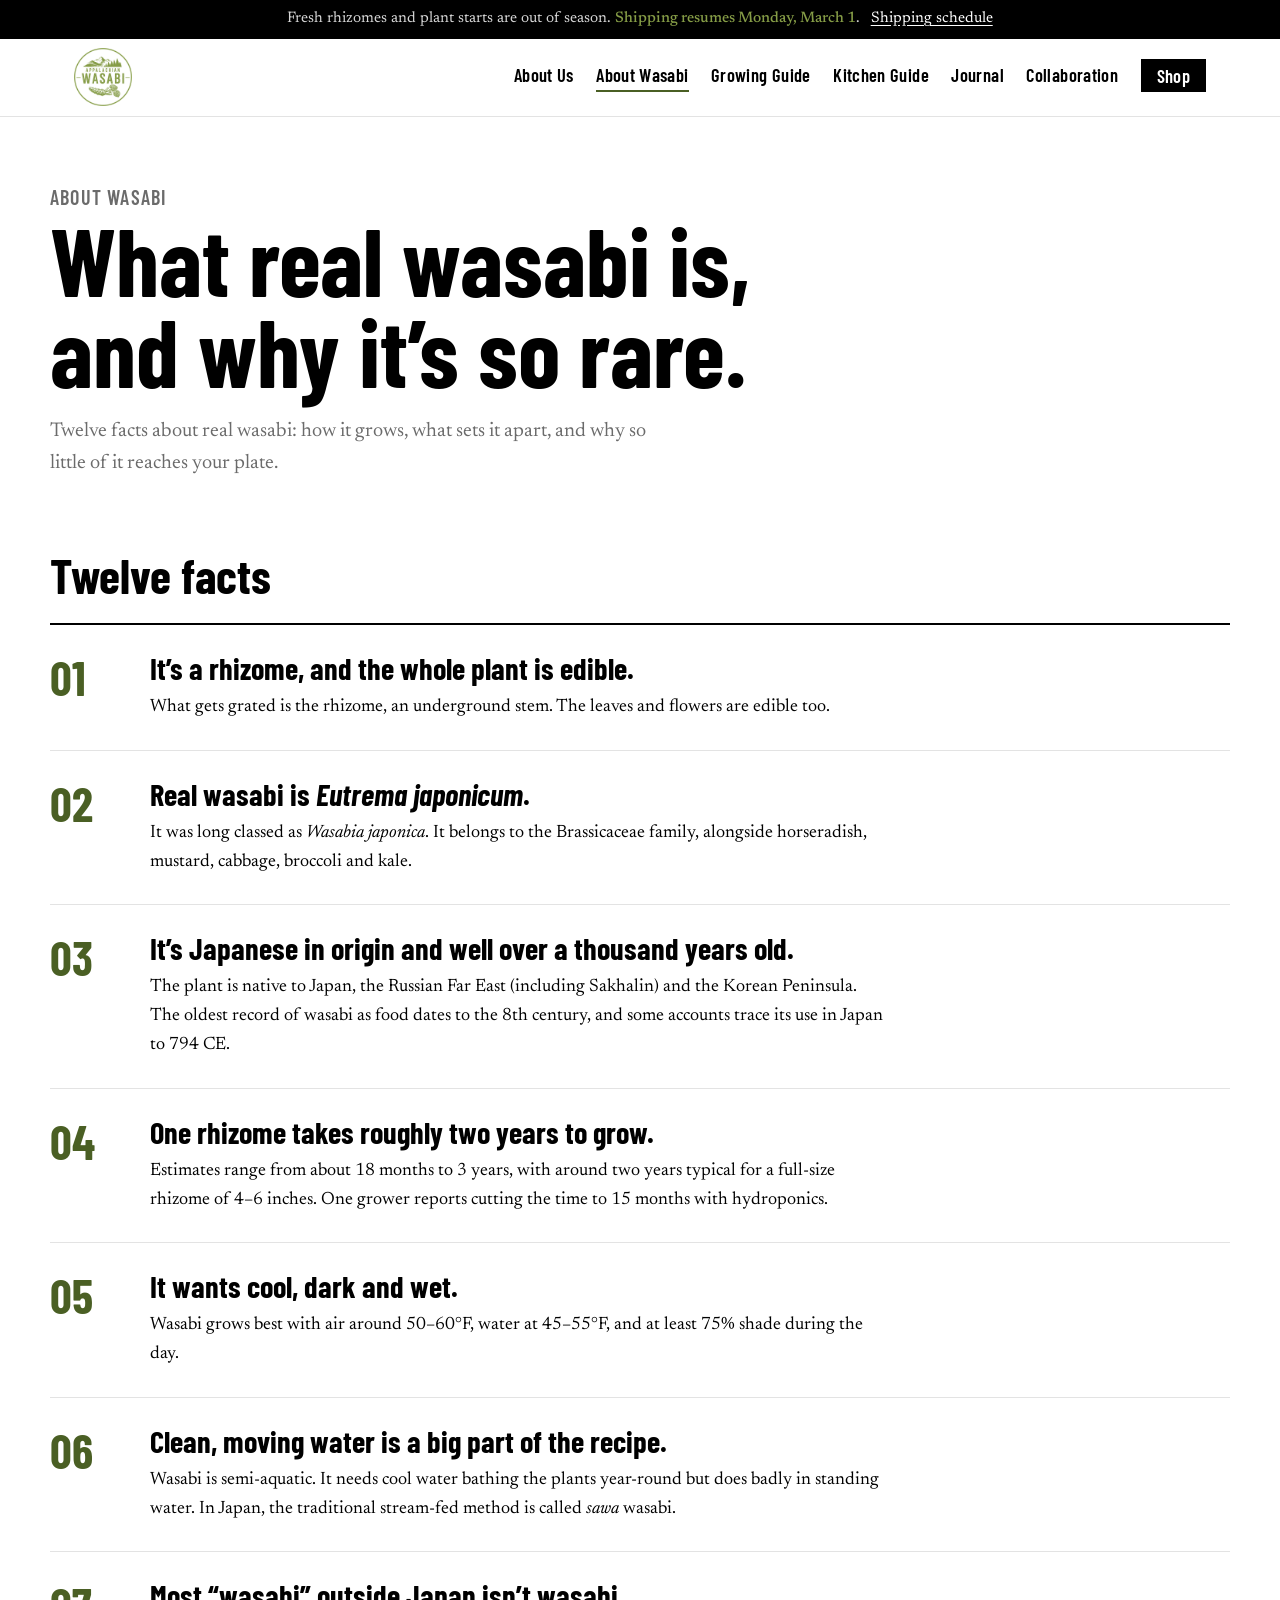
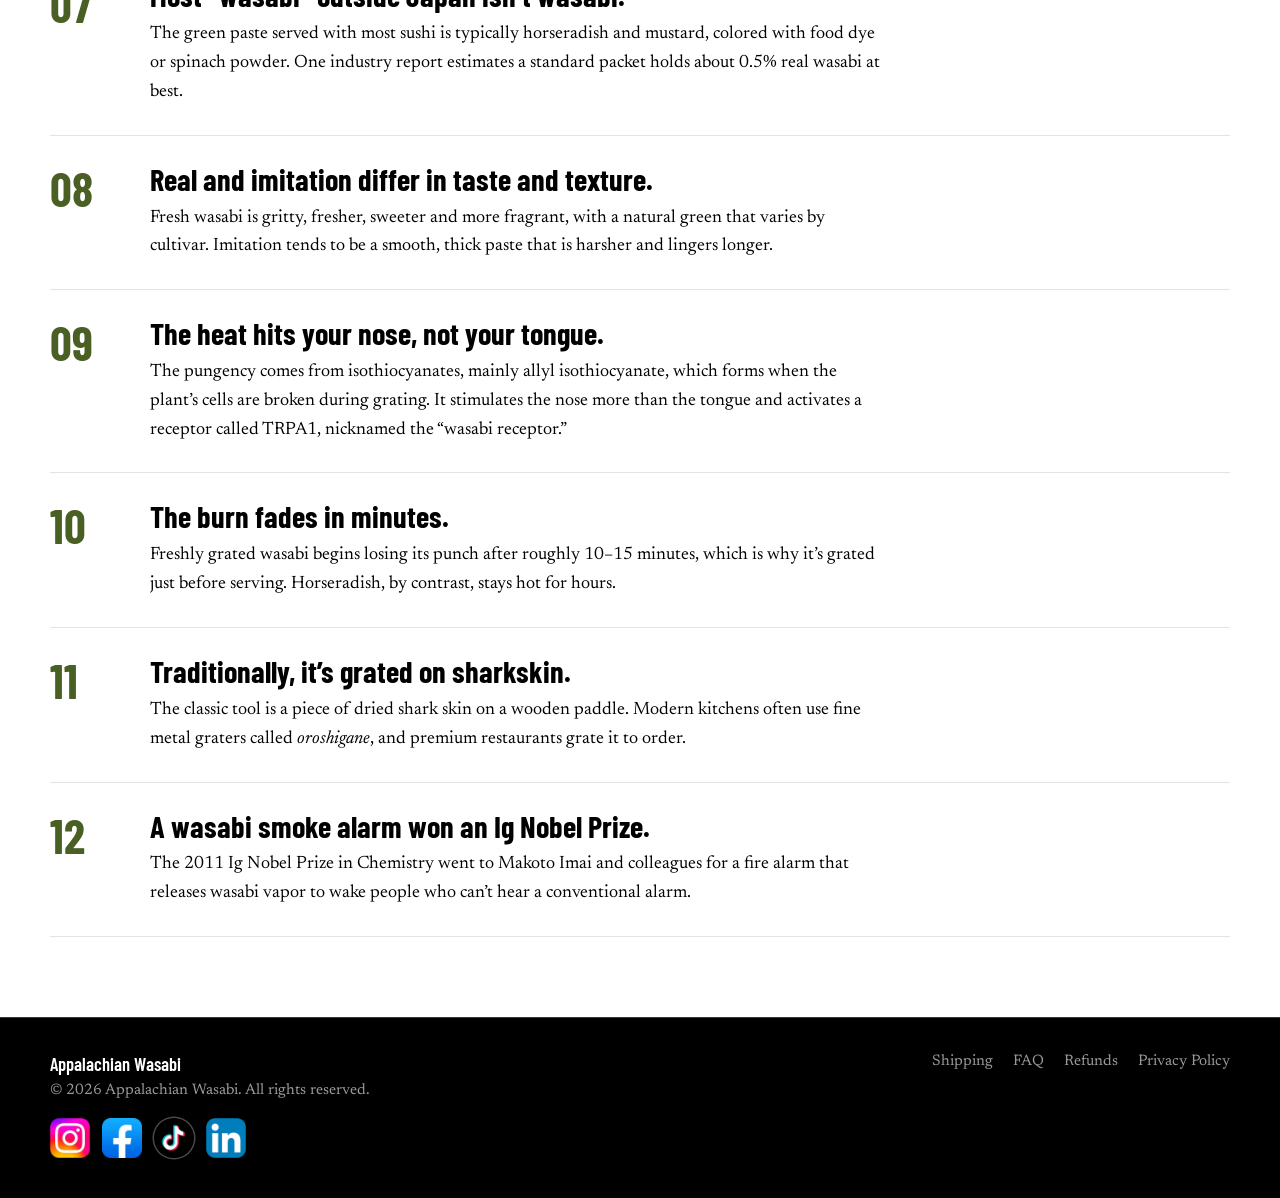
<file: facts.html>
<!DOCTYPE html>
<html lang="en">
<head>
  <meta charset="utf-8">
  <meta name="viewport" content="width=device-width, initial-scale=1">
  <title>About Wasabi | Appalachian Wasabi</title>
  <meta name="description" content="Facts about real wasabi: how it grows, how it differs from horseradish, and why it is so rare.">
  <link rel="canonical" href="https://appalachianwasabi.com/facts.html">
  <link rel="icon" href="favicon.png">

  <!-- Link previews on Facebook, LinkedIn, iMessage, etc. -->
  <meta property="og:site_name" content="Appalachian Wasabi">
  <meta property="og:type" content="website">
  <meta property="og:title" content="About Wasabi">
  <meta property="og:description" content="Facts about real wasabi: how it grows, how it differs from horseradish, and why it is so rare.">
  <meta property="og:url" content="https://appalachianwasabi.com/facts.html">
  <meta property="og:image" content="https://appalachianwasabi.com/logo.png">
  <meta name="twitter:card" content="summary_large_image">

  <link rel="preconnect" href="https://fonts.googleapis.com">
  <link rel="preconnect" href="https://fonts.gstatic.com" crossorigin>
  <link href="https://fonts.googleapis.com/css2?family=Barlow+Condensed:wght@500;600;700&family=Newsreader:opsz,wght@6..72,400;6..72,500&display=swap" rel="stylesheet">
  <link rel="stylesheet" href="style.css">
  <script>document.documentElement.classList.add('js');</script>
</head>

<body>

  <div class="ship-bar" role="note">
    <span data-ship-next>Fresh rhizomes and plant starts ship Mondays in spring and fall. Order by Friday, 6&nbsp;p.m. Eastern.</span>
    <a href="shipping.html#schedule">Shipping schedule</a>
  </div>

  <header class="site-header">
    <div class="inner">
      <a class="brand" href="index.html" aria-label="Appalachian Wasabi home">
        <img src="logo-header.png" alt="Appalachian Wasabi logo">
      </a>
      <button class="menu-toggle" type="button" aria-expanded="false" aria-controls="site-nav">
        <span class="bars" aria-hidden="true"></span><span class="menu-label">Menu</span>
      </button>
      <nav aria-label="Main" id="site-nav">
        <ul>
          <li><a href="about.html">About Us</a></li>
          <li><a href="facts.html" aria-current="page">About Wasabi</a></li>
          <li><a href="grow.html">Growing Guide</a></li>
          <li><a href="kitchen.html">Kitchen Guide</a></li>
          <li><a href="journal.html">Journal</a></li>
          <li><a href="collaboration.html">Collaboration</a></li>
          <li><a href="shop.html" class="nav-buy">Shop</a></li>
        </ul>
      </nav>
    </div>
  </header>

  <main>

    <section class="page-title">
      <div class="inner">
        <p class="eyebrow">About Wasabi</p>
        <h1>What real wasabi is, and why it&rsquo;s so rare.</h1>
        <p>Twelve facts about real wasabi: how it grows, what sets it apart, and why so little of it reaches your plate.</p>
      </div>
    </section>

    <section class="facts" aria-labelledby="facts-heading">
      <div class="inner">
        <h2 id="facts-heading">Twelve facts</h2>
        <ol class="fact-list">
          <li><div>
            <h3>It&rsquo;s a rhizome, and the whole plant is edible.</h3>
            <p>What gets grated is the rhizome, an underground stem. The leaves and flowers are edible too.</p>
          </div></li>

          <li><div>
            <h3>Real wasabi is <em>Eutrema japonicum</em>.</h3>
            <p>It was long classed as <em>Wasabia japonica</em>. It belongs to the Brassicaceae family, alongside horseradish, mustard, cabbage, broccoli and kale.</p>
          </div></li>

          <li><div>
            <h3>It&rsquo;s Japanese in origin and well over a thousand years old.</h3>
            <p>The plant is native to Japan, the Russian Far East (including Sakhalin) and the Korean Peninsula. The oldest record of wasabi as food dates to the 8th century, and some accounts trace its use in Japan to 794 CE.</p>
          </div></li>

          <li><div>
            <h3>One rhizome takes roughly two years to grow.</h3>
            <p>Estimates range from about 18 months to 3 years, with around two years typical for a full-size rhizome of 4&ndash;6 inches. One grower reports cutting the time to 15 months with hydroponics.</p>
          </div></li>

          <li><div>
            <h3>It wants cool, dark and wet.</h3>
            <p>Wasabi grows best with air around 50&ndash;60&deg;F, water at 45&ndash;55&deg;F, and at least 75% shade during the day.</p>
          </div></li>

          <li><div>
            <h3>Clean, moving water is a big part of the recipe.</h3>
            <p>Wasabi is semi-aquatic. It needs cool water bathing the plants year-round but does badly in standing water. In Japan, the traditional stream-fed method is called <em>sawa</em> wasabi.</p>
          </div></li>

          <li><div>
            <h3>Most &ldquo;wasabi&rdquo; outside Japan isn&rsquo;t wasabi.</h3>
            <p>The green paste served with most sushi is typically horseradish and mustard, colored with food dye or spinach powder. One industry report estimates a standard packet holds about 0.5% real wasabi at best.</p>
          </div></li>

          <li><div>
            <h3>Real and imitation differ in taste and texture.</h3>
            <p>Fresh wasabi is gritty, fresher, sweeter and more fragrant, with a natural green that varies by cultivar. Imitation tends to be a smooth, thick paste that is harsher and lingers longer.</p>
          </div></li>

          <li><div>
            <h3>The heat hits your nose, not your tongue.</h3>
            <p>The pungency comes from isothiocyanates, mainly allyl isothiocyanate, which forms when the plant&rsquo;s cells are broken during grating. It stimulates the nose more than the tongue and activates a receptor called TRPA1, nicknamed the &ldquo;wasabi receptor.&rdquo;</p>
          </div></li>

          <li><div>
            <h3>The burn fades in minutes.</h3>
            <p>Freshly grated wasabi begins losing its punch after roughly 10&ndash;15 minutes, which is why it&rsquo;s grated just before serving. Horseradish, by contrast, stays hot for hours.</p>
          </div></li>

          <li><div>
            <h3>Traditionally, it&rsquo;s grated on sharkskin.</h3>
            <p>The classic tool is a piece of dried shark skin on a wooden paddle. Modern kitchens often use fine metal graters called <em>oroshigane</em>, and premium restaurants grate it to order.</p>
          </div></li>

          <li><div>
            <h3>A wasabi smoke alarm won an Ig Nobel Prize.</h3>
            <p>The 2011 Ig Nobel Prize in Chemistry went to Makoto Imai and colleagues for a fire alarm that releases wasabi vapor to wake people who can&rsquo;t hear a conventional alarm.</p>
          </div></li>
        </ol>
      </div>
    </section>


  </main>

  <footer>
    <div class="inner">
      <div>
        <div class="name">Appalachian Wasabi</div>
        <div>&copy; <span id="year">2026</span> Appalachian Wasabi. All rights reserved.</div>
        <ul class="social social-footer" data-social aria-label="Follow Appalachian Wasabi"></ul>
      </div>
      <ul>
        <li><a href="shipping.html">Shipping</a></li>
        <li><a href="faq.html">FAQ</a></li>
        <li><a href="refunds.html">Refunds</a></li>
        <li><a href="privacy.html">Privacy Policy</a></li>
      </ul>
    </div>
  </footer>

  <script src="ship.js"></script>
  <script src="social.js"></script>
  <script src="site.js"></script>

  <script>
    document.getElementById('year').textContent = new Date().getFullYear();
  </script>
</body>
</html>
</file>
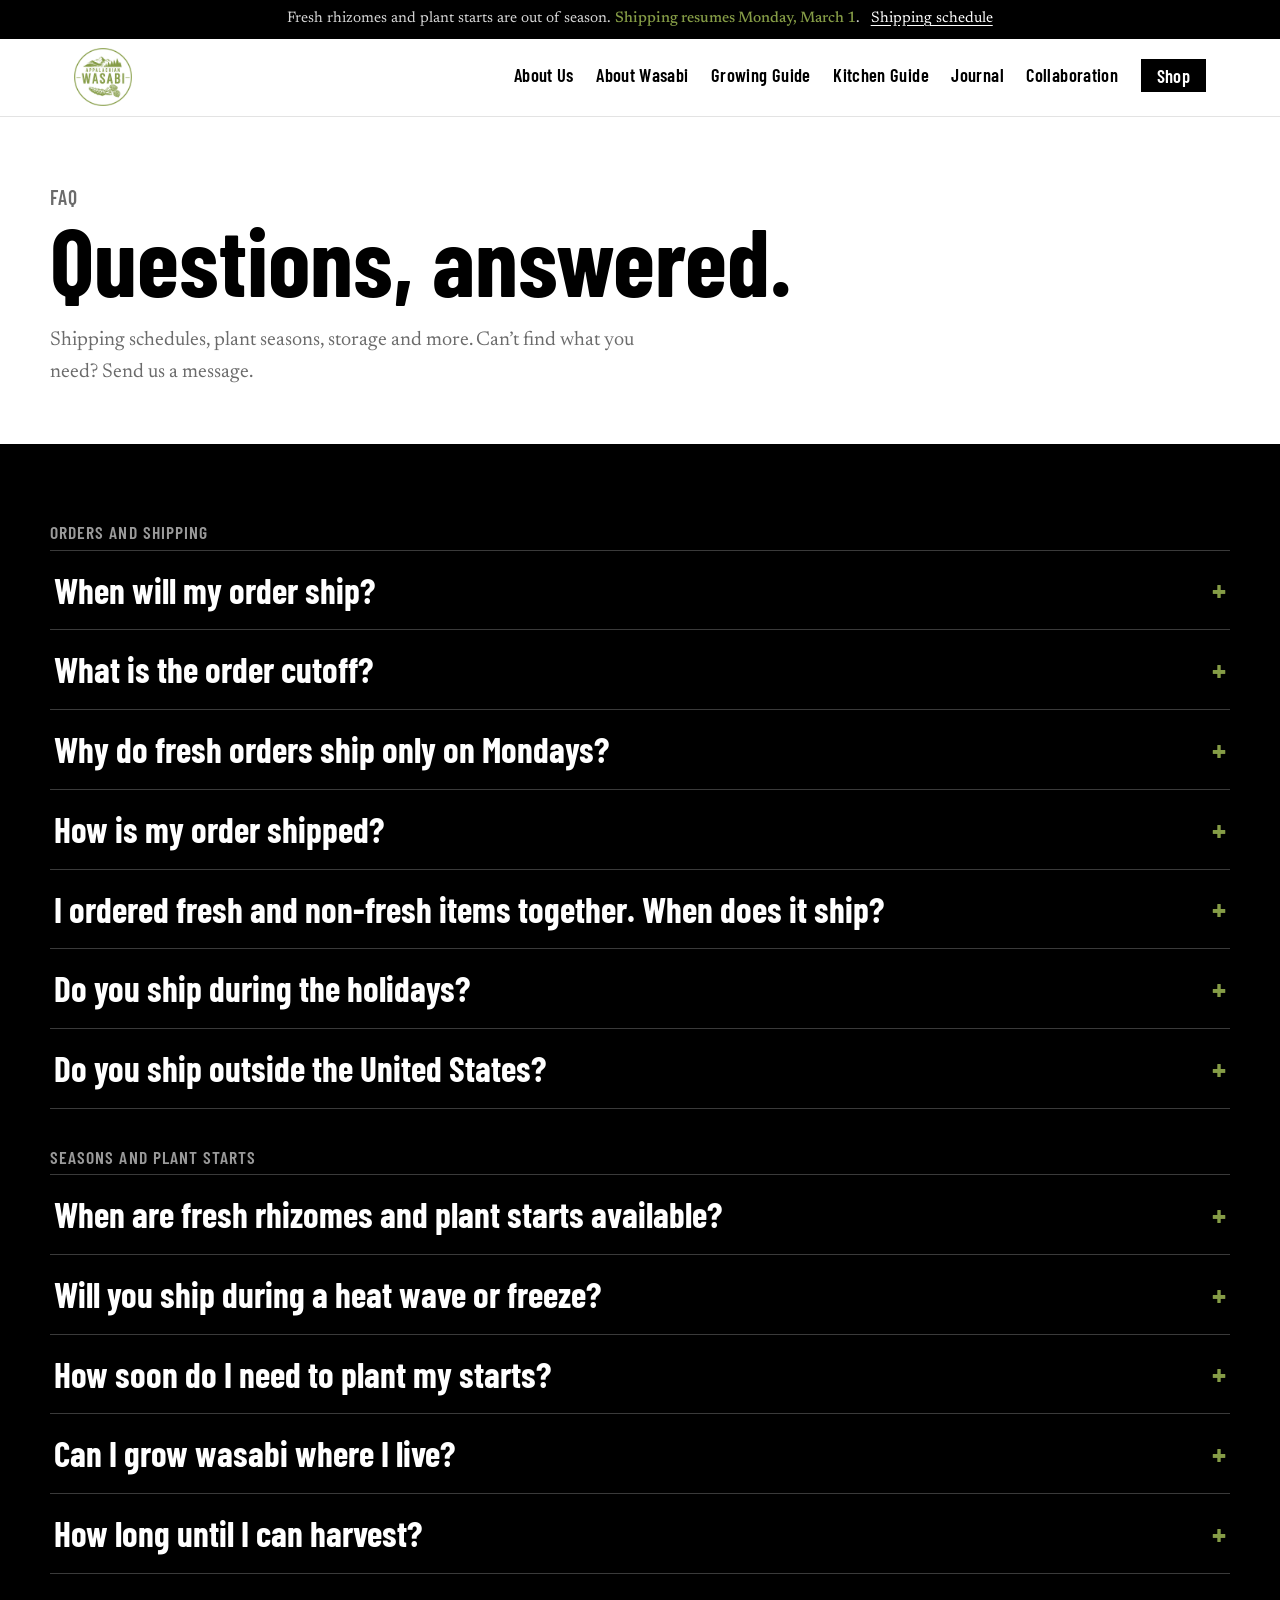
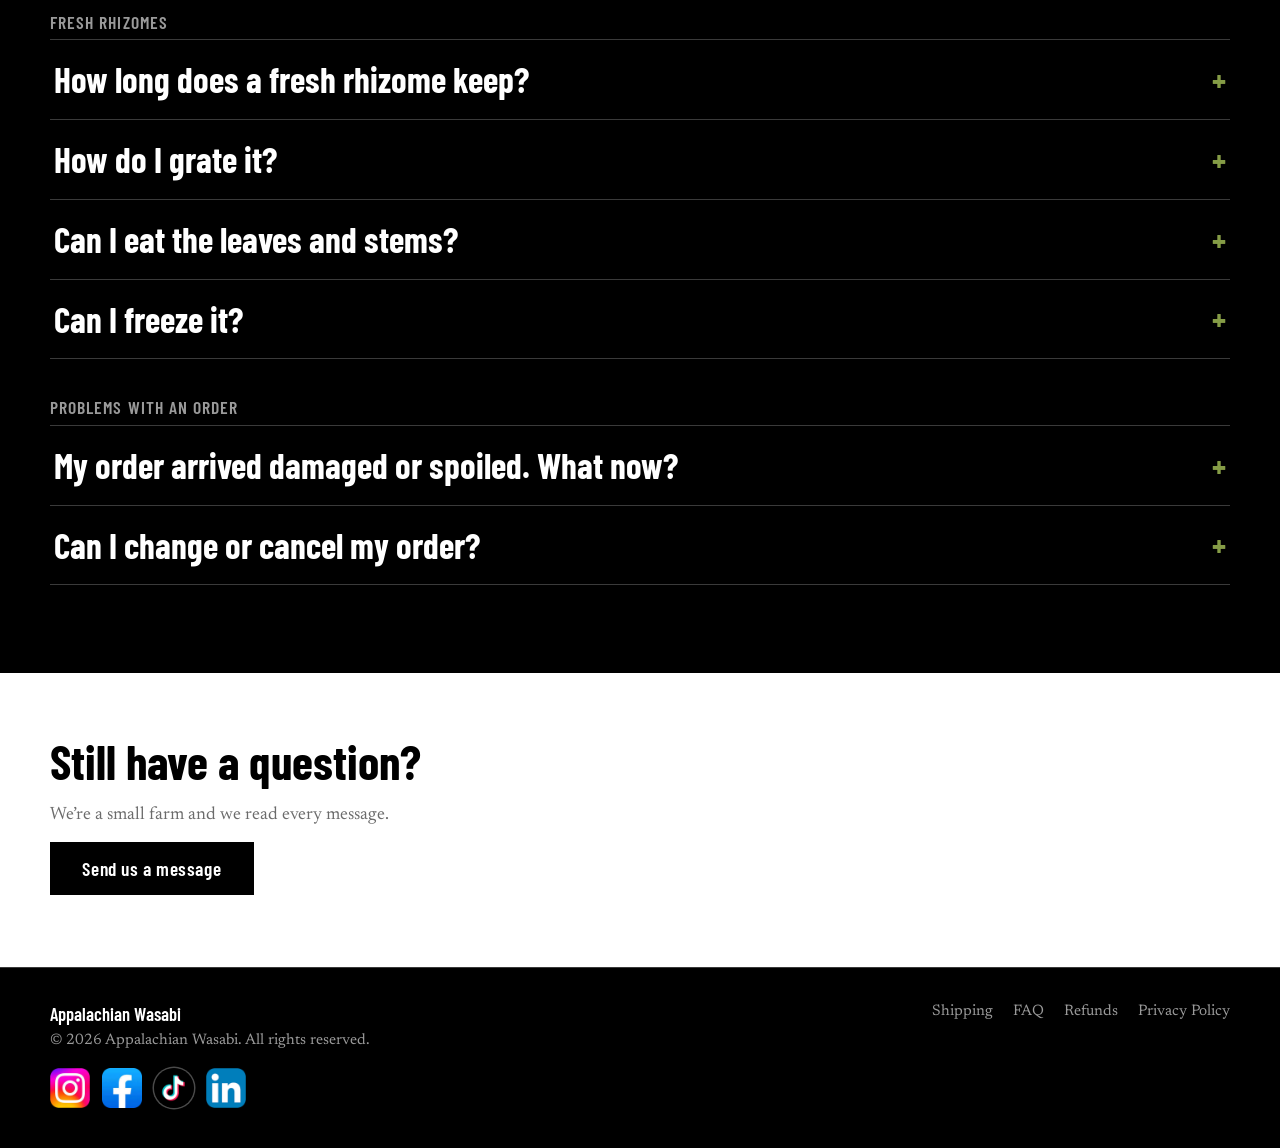
<file: faq.html>
<!DOCTYPE html>
<html lang="en">
<head>
  <meta charset="utf-8">
  <meta name="viewport" content="width=device-width, initial-scale=1">
  <title>FAQ | Appalachian Wasabi</title>
  <meta name="description" content="Answers about shipping schedules, plant start seasons, storing and grating fresh wasabi, and order problems.">
  <link rel="canonical" href="https://appalachianwasabi.com/faq.html">
  <link rel="icon" href="favicon.png">

  <!-- Link previews on Facebook, LinkedIn, iMessage, etc. -->
  <meta property="og:site_name" content="Appalachian Wasabi">
  <meta property="og:type" content="website">
  <meta property="og:title" content="FAQ">
  <meta property="og:description" content="Answers about shipping schedules, plant start seasons, storing and grating fresh wasabi, and order problems.">
  <meta property="og:url" content="https://appalachianwasabi.com/faq.html">
  <meta property="og:image" content="https://appalachianwasabi.com/logo.png">
  <meta name="twitter:card" content="summary_large_image">

  <link rel="preconnect" href="https://fonts.googleapis.com">
  <link rel="preconnect" href="https://fonts.gstatic.com" crossorigin>
  <link href="https://fonts.googleapis.com/css2?family=Barlow+Condensed:wght@500;600;700&family=Newsreader:opsz,wght@6..72,400;6..72,500&display=swap" rel="stylesheet">
  <link rel="stylesheet" href="style.css">
  <script>document.documentElement.classList.add('js');</script>
</head>

<body>

  <div class="ship-bar" role="note">
    <span data-ship-next>Fresh rhizomes and plant starts ship Mondays in spring and fall. Order by Friday, 6&nbsp;p.m. Eastern.</span>
    <a href="shipping.html#schedule">Shipping schedule</a>
  </div>

  <header class="site-header">
    <div class="inner">
      <a class="brand" href="index.html" aria-label="Appalachian Wasabi home">
        <img src="logo-header.png" alt="Appalachian Wasabi logo">
      </a>
      <button class="menu-toggle" type="button" aria-expanded="false" aria-controls="site-nav">
        <span class="bars" aria-hidden="true"></span><span class="menu-label">Menu</span>
      </button>
      <nav aria-label="Main" id="site-nav">
        <ul>
          <li><a href="about.html">About Us</a></li>
          <li><a href="facts.html">About Wasabi</a></li>
          <li><a href="grow.html">Growing Guide</a></li>
          <li><a href="kitchen.html">Kitchen Guide</a></li>
          <li><a href="journal.html">Journal</a></li>
          <li><a href="collaboration.html">Collaboration</a></li>
          <li><a href="shop.html" class="nav-buy">Shop</a></li>
        </ul>
      </nav>
    </div>
  </header>

  <main>

    <section class="page-title">
      <div class="inner">
        <p class="eyebrow">FAQ</p>
        <h1>Questions, answered.</h1>
        <p>Shipping schedules, plant seasons, storage and more. Can&rsquo;t find what you need? Send us a message.</p>
      </div>
    </section>

    <section class="faq" aria-label="Frequently asked questions">
      <div class="inner">
        <h2 class="group">Orders and shipping</h2>
        <div class="faq-list">
          <details><summary>When will my order ship?</summary><div class="answer"><p>Orders with fresh rhizomes or plant starts ship on Monday (Tuesday when Monday is a federal holiday) during our spring and fall seasons. Orders without fresh items ship year-round, within 2 to 3 business days.</p><p>See the <a href="shipping.html#schedule">upcoming ship dates</a>.</p></div></details>
          <details><summary>What is the order cutoff?</summary><div class="answer"><p>We must receive fresh orders by Friday at 6 p.m. Eastern for them to ship the following Monday. Orders placed after that ship the Monday of the next week.</p></div></details>
          <details><summary>Why do fresh orders ship only on Mondays?</summary><div class="answer"><p>Shipping at the start of the week means your rhizomes and plants travel Monday through midweek and are never stuck in a carrier facility over a weekend.</p></div></details>
          <details><summary>How is my order shipped?</summary><div class="answer"><p>Every order ships by USPS Priority Mail. Fresh rhizomes and plant starts are packed with insulated cold packs. You&rsquo;ll get a tracking email when your order ships.</p></div></details>
          <details><summary>I ordered fresh and non-fresh items together. When does it ship?</summary><div class="answer"><p>The whole order ships together on the next fresh-shipping Monday. If you&rsquo;d like the other items sooner, place them as a separate order.</p></div></details>
          <details><summary>Do you ship during the holidays?</summary><div class="answer"><p>We pause fresh shipments during the weeks of Thanksgiving, Christmas and New Year&rsquo;s Day. Fresh orders placed during the Thanksgiving break ship on the first Monday after it. Orders without fresh items may take a little longer during these weeks.</p></div></details>
          <details><summary>Do you ship outside the United States?</summary><div class="answer"><p>Not at the moment. If you&rsquo;re outside the U.S., <a href="collaboration.html">send us a message</a> and we&rsquo;ll let you know whether we can help.</p></div></details>
        </div>
        <h2 class="group">Seasons and plant starts</h2>
        <div class="faq-list">
          <details><summary>When are fresh rhizomes and plant starts available?</summary><div class="answer"><p>Both ship in spring (March through May) and fall (September through November). Outside those months they show as out of season in the shop, and ordering reopens the week before each season&rsquo;s first shipment.</p></div></details>
          <details><summary>Will you ship during a heat wave or freeze?</summary><div class="answer"><p>If extreme heat or a hard freeze is forecast along your package&rsquo;s route, we&rsquo;ll hold your entire order until the next available ship date and email you to let you know.</p></div></details>
          <details><summary>How soon do I need to plant my starts?</summary><div class="answer"><p>Refrigerate them as soon as they arrive and plant them within a week. Our <a href="grow.html">Growing Guide</a> walks you through it.</p></div></details>
          <details><summary>Can I grow wasabi where I live?</summary><div class="answer"><p>Wasabi needs deep shade, cool temperatures (about 50&ndash;60&deg;F is ideal) and steady moisture. If your summers are hot or winters harsh, grow it in a pot you can move. See <a href="grow.html#site">picking the right spot</a>.</p></div></details>
          <details><summary>How long until I can harvest?</summary><div class="answer"><p>About two years for a rhizome of 4 to 6 inches. You can pick a few leaves along the way.</p></div></details>
        </div>
        <h2 class="group">Fresh rhizomes</h2>
        <div class="faq-list">
          <details><summary>How long does a fresh rhizome keep?</summary><div class="answer"><p>About 2 to 3 weeks in the refrigerator, stored in a closed (not airtight) container with a slightly damp paper towel nearby. Remoisten the towel every few days. <a href="kitchen.html#store">See how.</a></p></div></details>
          <details><summary>How do I grate it?</summary><div class="answer"><p>Use a very fine grater and work the cut end in slow circles. Grate just before serving: the flavor is at its best for about 15 minutes. <a href="kitchen.html#grate">Full instructions.</a></p></div></details>
          <details><summary>Can I eat the leaves and stems?</summary><div class="answer"><p>Yes. The whole plant is edible, with a milder wasabi flavor in the greens. <a href="kitchen.html#greens">Ideas here.</a></p></div></details>
          <details><summary>Can I freeze it?</summary><div class="answer"><p>We don&rsquo;t recommend freezing a whole rhizome; it changes the texture. Store it in the refrigerator and grate only what you need.</p></div></details>
        </div>
        <h2 class="group">Problems with an order</h2>
        <div class="faq-list">
          <details><summary>My order arrived damaged or spoiled. What now?</summary><div class="answer"><p>Contact us within 48 hours of delivery with your order details and a photo. We&rsquo;ll replace the item or refund you. See our <a href="refunds.html">refund policy</a>.</p></div></details>
          <details><summary>Can I change or cancel my order?</summary><div class="answer"><p>Yes, if it hasn&rsquo;t shipped yet. <a href="collaboration.html">Contact us</a> as soon as possible. Once an order has shipped, we can&rsquo;t cancel it.</p></div></details>
        </div>
      </div>
    </section>

    <section class="faq-more">
      <div class="inner">
        <h2>Still have a question?</h2>
        <p>We&rsquo;re a small farm and we read every message.</p>
        <a class="btn btn-primary" href="collaboration.html">Send us a message</a>
      </div>
    </section>

  </main>

  <footer>
    <div class="inner">
      <div>
        <div class="name">Appalachian Wasabi</div>
        <div>&copy; <span id="year">2026</span> Appalachian Wasabi. All rights reserved.</div>
        <ul class="social social-footer" data-social aria-label="Follow Appalachian Wasabi"></ul>
      </div>
      <ul>
        <li><a href="shipping.html">Shipping</a></li>
        <li><a href="faq.html" aria-current="page">FAQ</a></li>
        <li><a href="refunds.html">Refunds</a></li>
        <li><a href="privacy.html">Privacy Policy</a></li>
      </ul>
    </div>
  </footer>

  <script src="ship.js"></script>
  <script src="social.js"></script>
  <script src="site.js"></script>
  <script>
    document.getElementById('year').textContent = new Date().getFullYear();
  </script>
</body>
</html>
</file>
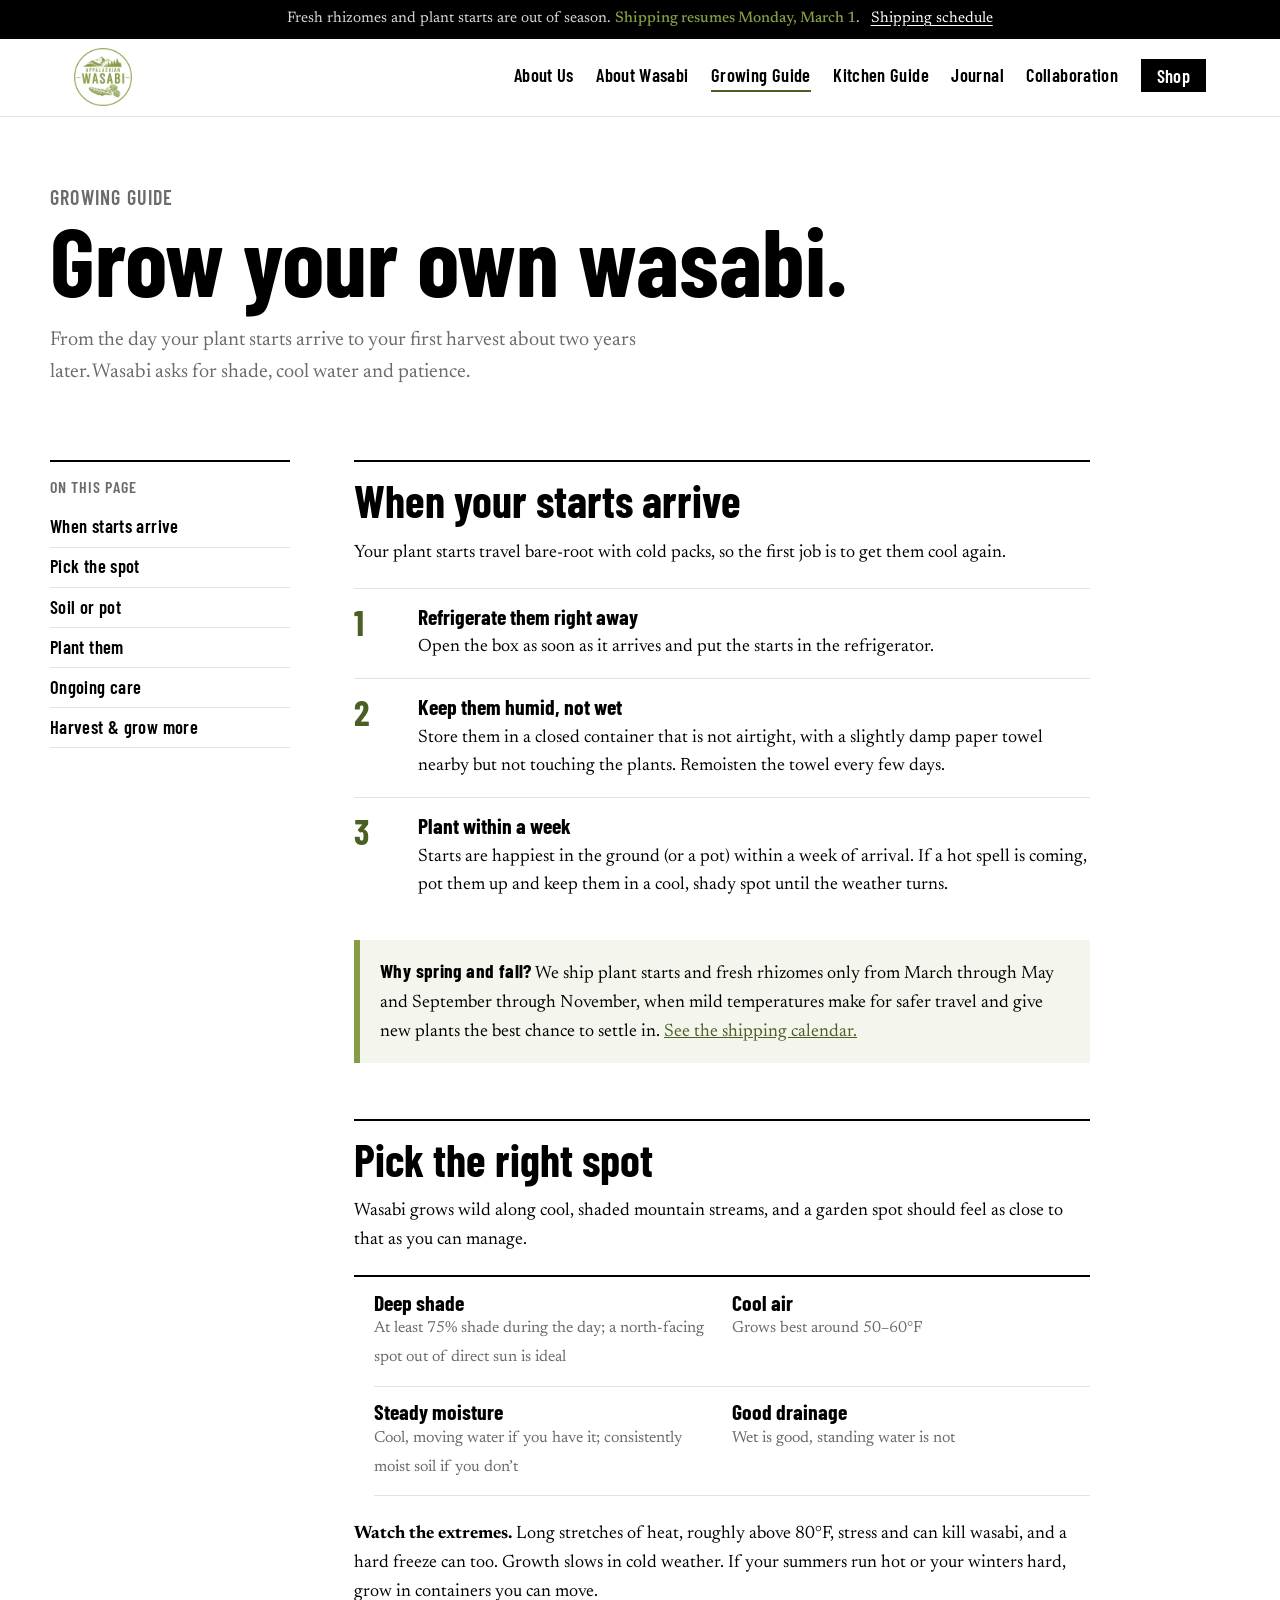
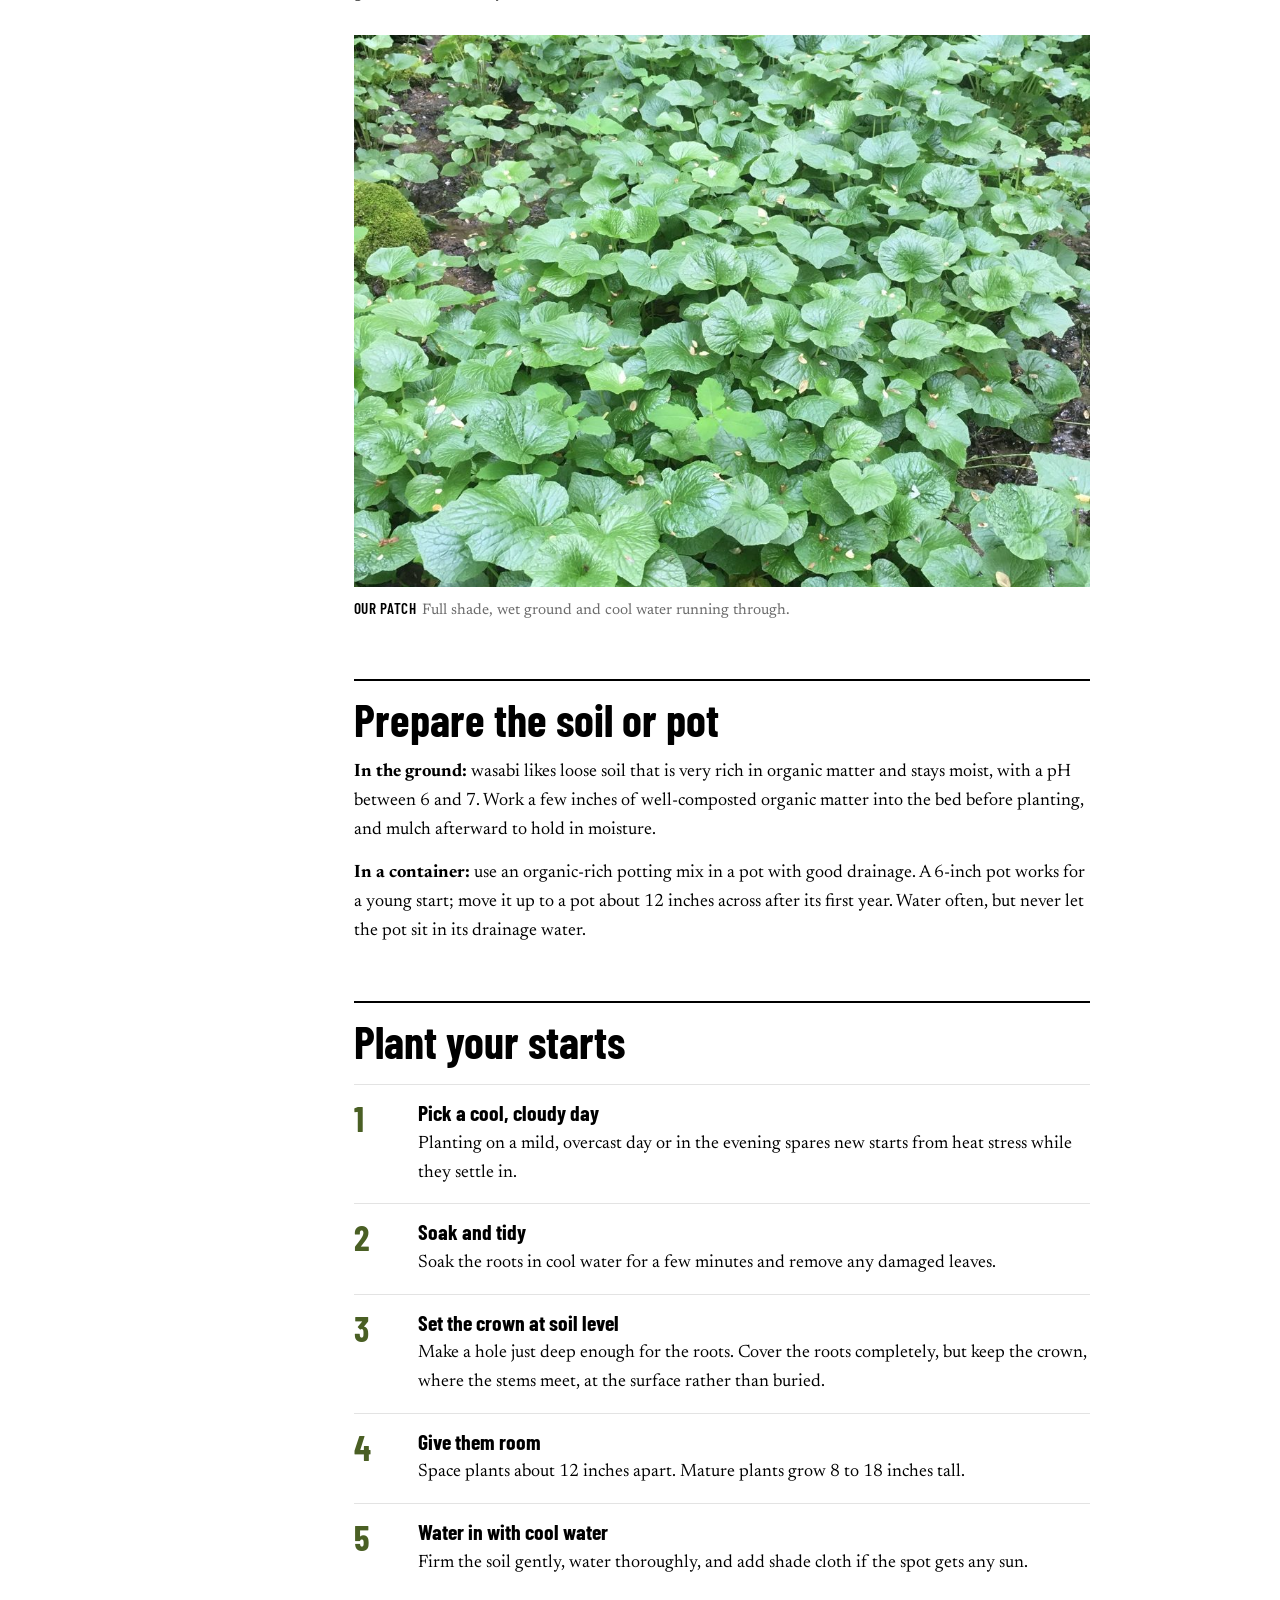
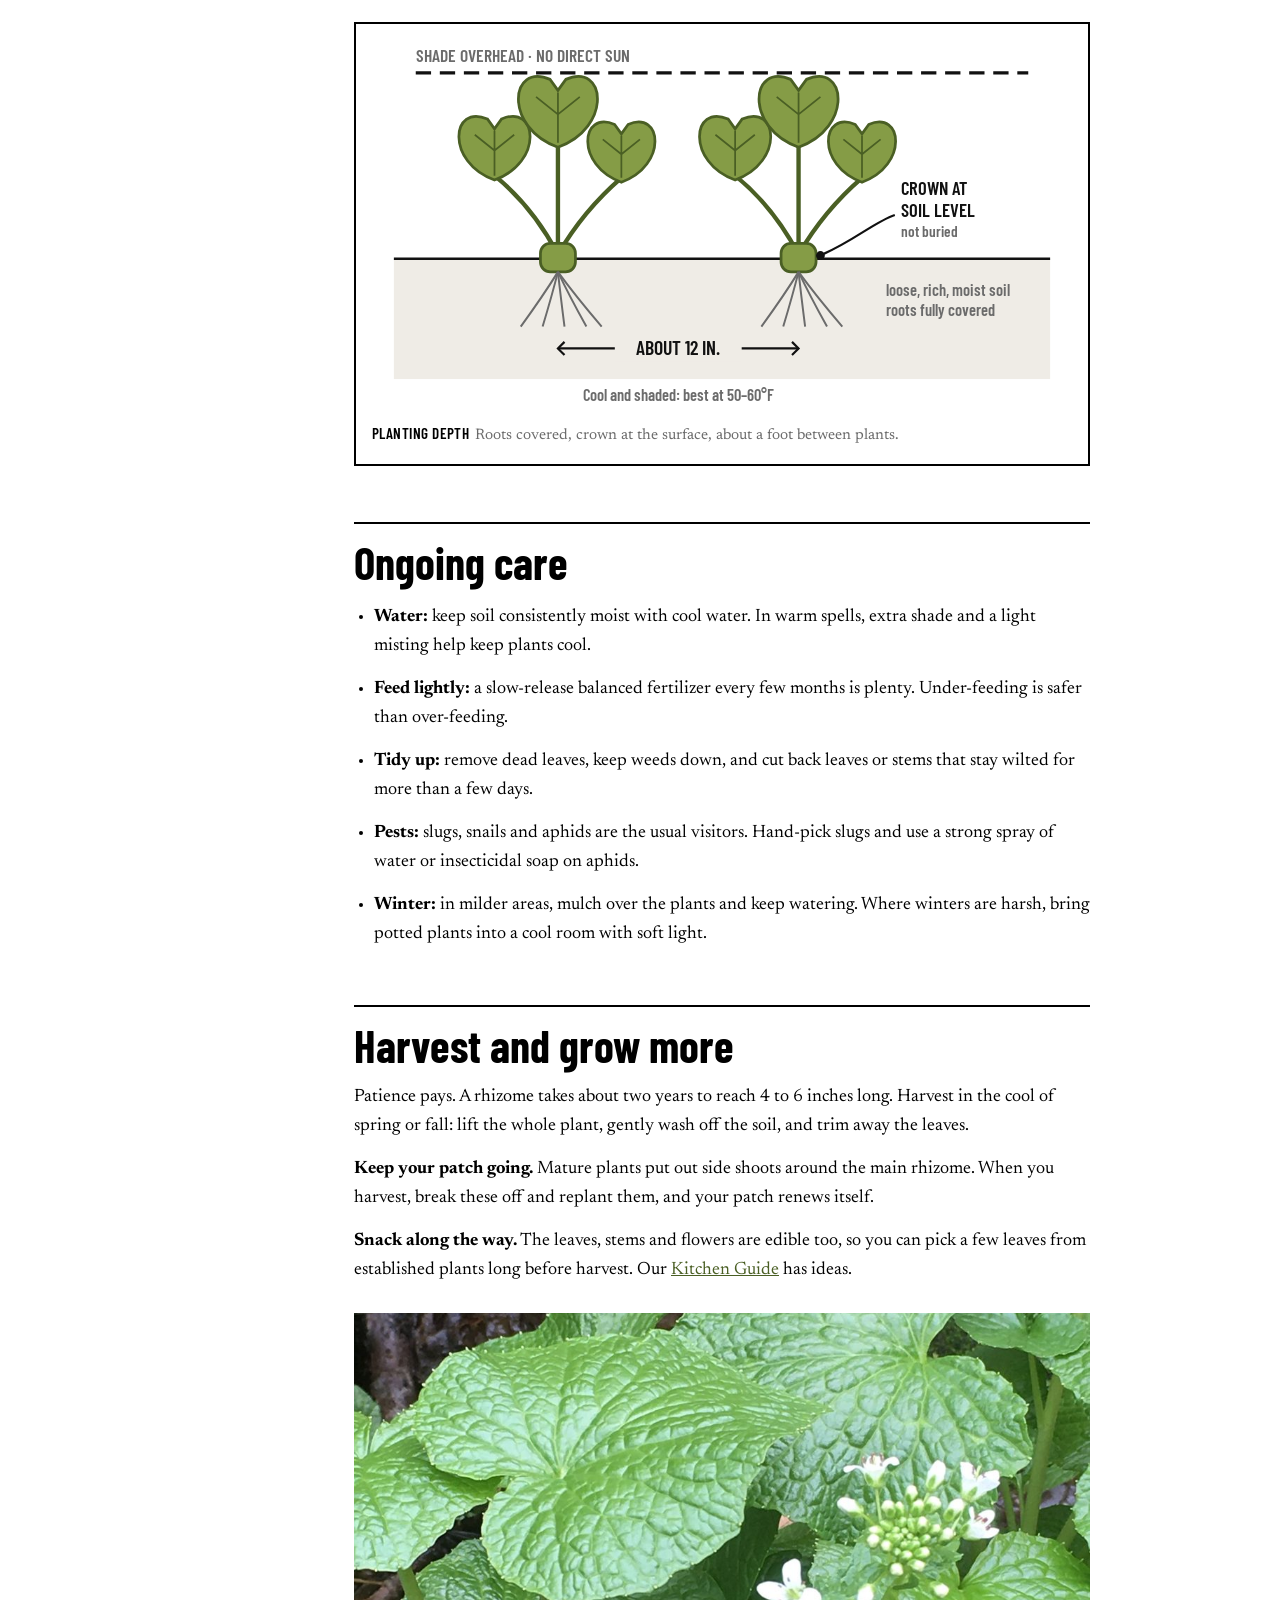
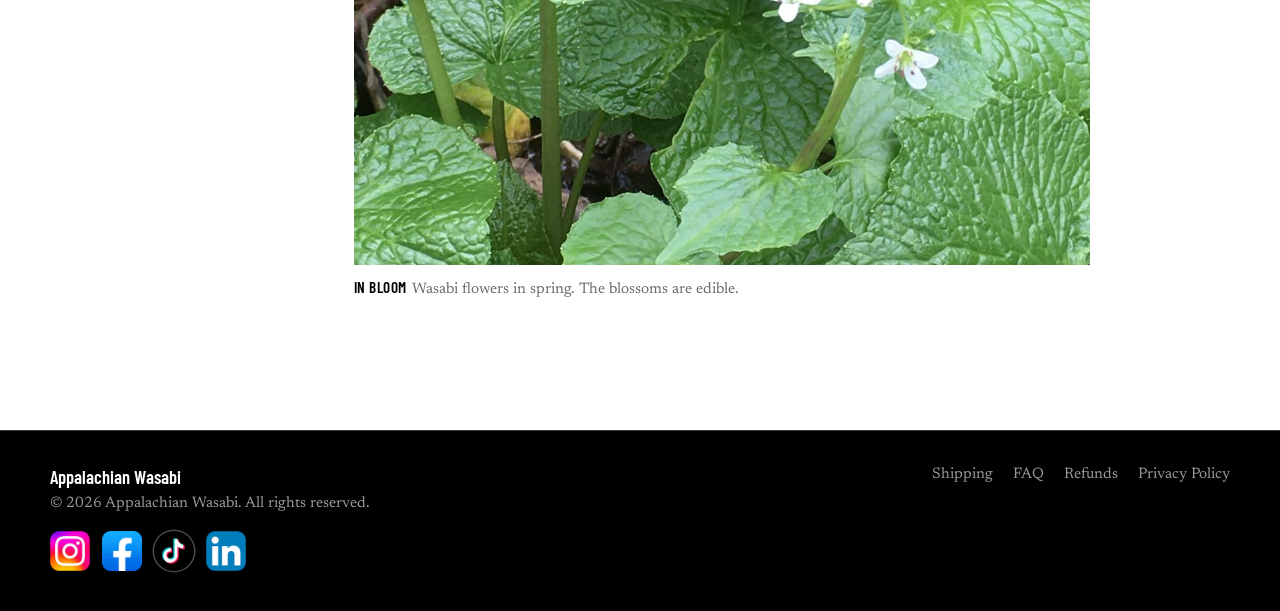
<file: grow.html>
<!DOCTYPE html>
<html lang="en">
<head>
  <meta charset="utf-8">
  <meta name="viewport" content="width=device-width, initial-scale=1">
  <title>Growing Guide | Appalachian Wasabi</title>
  <meta name="description" content="How to receive, plant and care for wasabi plant starts: shade, soil, spacing, watering, harvest and propagation.">
  <link rel="canonical" href="https://appalachianwasabi.com/grow.html">
  <link rel="icon" href="favicon.png">

  <!-- Link previews on Facebook, LinkedIn, iMessage, etc. -->
  <meta property="og:site_name" content="Appalachian Wasabi">
  <meta property="og:type" content="website">
  <meta property="og:title" content="Growing Guide">
  <meta property="og:description" content="How to receive, plant and care for wasabi plant starts: shade, soil, spacing, watering, harvest and propagation.">
  <meta property="og:url" content="https://appalachianwasabi.com/grow.html">
  <meta property="og:image" content="https://appalachianwasabi.com/logo.png">
  <meta name="twitter:card" content="summary_large_image">

  <link rel="preconnect" href="https://fonts.googleapis.com">
  <link rel="preconnect" href="https://fonts.gstatic.com" crossorigin>
  <link href="https://fonts.googleapis.com/css2?family=Barlow+Condensed:wght@500;600;700&family=Newsreader:opsz,wght@6..72,400;6..72,500&display=swap" rel="stylesheet">
  <link rel="stylesheet" href="style.css">
  <script>document.documentElement.classList.add('js');</script>
</head>

<body>

  <div class="ship-bar" role="note">
    <span data-ship-next>Fresh rhizomes and plant starts ship Mondays in spring and fall. Order by Friday, 6&nbsp;p.m. Eastern.</span>
    <a href="shipping.html#schedule">Shipping schedule</a>
  </div>

  <header class="site-header">
    <div class="inner">
      <a class="brand" href="index.html" aria-label="Appalachian Wasabi home">
        <img src="logo-header.png" alt="Appalachian Wasabi logo">
      </a>
      <button class="menu-toggle" type="button" aria-expanded="false" aria-controls="site-nav">
        <span class="bars" aria-hidden="true"></span><span class="menu-label">Menu</span>
      </button>
      <nav aria-label="Main" id="site-nav">
        <ul>
          <li><a href="about.html">About Us</a></li>
          <li><a href="facts.html">About Wasabi</a></li>
          <li><a href="grow.html" aria-current="page">Growing Guide</a></li>
          <li><a href="kitchen.html">Kitchen Guide</a></li>
          <li><a href="journal.html">Journal</a></li>
          <li><a href="collaboration.html">Collaboration</a></li>
          <li><a href="shop.html" class="nav-buy">Shop</a></li>
        </ul>
      </nav>
    </div>
  </header>

  <main>

    <section class="page-title">
      <div class="inner">
        <p class="eyebrow">Growing Guide</p>
        <h1>Grow your own wasabi.</h1>
        <p>From the day your plant starts arrive to your first harvest about two years later. Wasabi asks for shade, cool water and patience.</p>
      </div>
    </section>

    <section class="guide">
      <div class="inner">
        <nav class="toc" aria-label="On this page">
          <p>On this page</p>
          <ol>
            <li><a href="#arrival">When starts arrive</a></li>
            <li><a href="#site">Pick the spot</a></li>
            <li><a href="#soil">Soil or pot</a></li>
            <li><a href="#plant">Plant them</a></li>
            <li><a href="#care">Ongoing care</a></li>
            <li><a href="#harvest">Harvest &amp; grow more</a></li>
          </ol>
        </nav>
        <div class="article">

          <section id="arrival">
            <h2>When your starts arrive</h2>
            <p>Your plant starts travel bare-root with cold packs, so the first job is to get them cool again.</p>
            <ol class="steps">
              <li><div><h3>Refrigerate them right away</h3><p>Open the box as soon as it arrives and put the starts in the refrigerator.</p></div></li>
              <li><div><h3>Keep them humid, not wet</h3><p>Store them in a closed container that is not airtight, with a slightly damp paper towel nearby but not touching the plants. Remoisten the towel every few days.</p></div></li>
              <li><div><h3>Plant within a week</h3><p>Starts are happiest in the ground (or a pot) within a week of arrival. If a hot spell is coming, pot them up and keep them in a cool, shady spot until the weather turns.</p></div></li>
            </ol>
            <div class="callout"><p><strong>Why spring and fall?</strong> We ship plant starts and fresh rhizomes only from March through May and September through November, when mild temperatures make for safer travel and give new plants the best chance to settle in. <a href="shipping.html#seasons">See the shipping calendar.</a></p></div>
          </section>

          <section id="site">
            <h2>Pick the right spot</h2>
            <p>Wasabi grows wild along cool, shaded mountain streams, and a garden spot should feel as close to that as you can manage.</p>
            <ul class="quick">
              <li><b>Deep shade</b><span>At least 75% shade during the day; a north-facing spot out of direct sun is ideal</span></li>
              <li><b>Cool air</b><span>Grows best around 50&ndash;60&deg;F</span></li>
              <li><b>Steady moisture</b><span>Cool, moving water if you have it; consistently moist soil if you don&rsquo;t</span></li>
              <li><b>Good drainage</b><span>Wet is good, standing water is not</span></li>
            </ul>
            <p><strong>Watch the extremes.</strong> Long stretches of heat, roughly above 80&deg;F, stress and can kill wasabi, and a hard freeze can too. Growth slows in cold weather. If your summers run hot or your winters hard, grow in containers you can move.</p>
            <figure class="figure photo">
              <img src="grow-site-1.jpg" width="1050" height="1400" loading="lazy" alt="A dense carpet of heart-shaped wasabi leaves on wet, shaded ground beside a mossy rock">
              <figcaption><b>Our patch</b>Full shade, wet ground and cool water running through.</figcaption>
            </figure>
          </section>

          <section id="soil">
            <h2>Prepare the soil or pot</h2>
            <p><strong>In the ground:</strong> wasabi likes loose soil that is very rich in organic matter and stays moist, with a pH between 6 and 7. Work a few inches of well-composted organic matter into the bed before planting, and mulch afterward to hold in moisture.</p>
            <p><strong>In a container:</strong> use an organic-rich potting mix in a pot with good drainage. A 6-inch pot works for a young start; move it up to a pot about 12 inches across after its first year. Water often, but never let the pot sit in its drainage water.</p>
          </section>

          <section id="plant">
            <h2>Plant your starts</h2>
            <ol class="steps">
              <li><div><h3>Pick a cool, cloudy day</h3><p>Planting on a mild, overcast day or in the evening spares new starts from heat stress while they settle in.</p></div></li>
              <li><div><h3>Soak and tidy</h3><p>Soak the roots in cool water for a few minutes and remove any damaged leaves.</p></div></li>
              <li><div><h3>Set the crown at soil level</h3><p>Make a hole just deep enough for the roots. Cover the roots completely, but keep the crown, where the stems meet, at the surface rather than buried.</p></div></li>
              <li><div><h3>Give them room</h3><p>Space plants about 12 inches apart. Mature plants grow 8 to 18 inches tall.</p></div></li>
              <li><div><h3>Water in with cool water</h3><p>Firm the soil gently, water thoroughly, and add shade cloth if the spot gets any sun.</p></div></li>
            </ol>
            <figure class="figure diagram">
              <svg viewBox="0 0 640 340" role="img" aria-labelledby="dg-plant-t">
  <title id="dg-plant-t">Two wasabi starts planted about 12 inches apart under shade. Each crown sits at the soil surface with roots covered and the crown not buried.</title>
  <!-- shade -->
  <path d="M40 30 H600" stroke="#111" stroke-width="3" stroke-dasharray="14 8"/>
  <text x="40" y="20" font-size="16" fill="#6b6b6b" font-weight="500">SHADE OVERHEAD · NO DIRECT SUN</text>
  <!-- soil -->
  <rect x="20" y="200" width="600" height="110" fill="#efece6"/>
  <path d="M20 200 H620" stroke="#111" stroke-width="2.5"/>
  <path d="M170 196 Q146.8 152 112 124" stroke="#4a5f24" stroke-width="4" fill="none"/><path d="M170 196 Q170.0 118 170 94" stroke="#4a5f24" stroke-width="4" fill="none"/><path d="M170 196 Q193.2 156 228 126" stroke="#4a5f24" stroke-width="4" fill="none"/><path d="M112 128 C67.0 111.8 72.4 57.800000000000004 105.52 72.2 L112 81.2 L118.48 72.2 C151.6 57.800000000000004 157.0 111.8 112 128 Z" fill="#859c46" stroke="#4a5f24" stroke-width="2.5"/><path d="M112 124 V83.0 M112 101.0 l-18.0 -14.4 M112 101.0 l18.0 -14.4" stroke="#4a5f24" stroke-width="1.6" fill="none"/><path d="M170 98 C120.0 80.0 126.0 20.0 162.8 36.0 L170 46.0 L177.2 36.0 C214.0 20.0 220.0 80.0 170 98 Z" fill="#859c46" stroke="#4a5f24" stroke-width="2.5"/><path d="M170 94 V48.0 M170 68.0 l-20.0 -16.0 M170 68.0 l20.0 -16.0" stroke="#4a5f24" stroke-width="1.6" fill="none"/><path d="M228 130 C185.5 114.7 190.6 63.7 221.88 77.3 L228 85.8 L234.12 77.3 C265.4 63.7 270.5 114.7 228 130 Z" fill="#859c46" stroke="#4a5f24" stroke-width="2.5"/><path d="M228 126 V87.5 M228 104.5 l-17.0 -13.600000000000001 M228 104.5 l17.0 -13.600000000000001" stroke="#4a5f24" stroke-width="1.6" fill="none"/><rect x="154" y="186" width="32" height="26" rx="9" fill="#859c46" stroke="#4a5f24" stroke-width="2.5"/><path d="M170 212 q-13.600000000000001 22 -34 50" stroke="#6b6b6b" stroke-width="1.8" fill="none"/><path d="M170 212 q-5.6000000000000005 22 -14 50" stroke="#6b6b6b" stroke-width="1.8" fill="none"/><path d="M170 212 q2.4000000000000004 22 6 50" stroke="#6b6b6b" stroke-width="1.8" fill="none"/><path d="M170 212 q10.4 22 26 50" stroke="#6b6b6b" stroke-width="1.8" fill="none"/><path d="M170 212 q16.0 22 40 50" stroke="#6b6b6b" stroke-width="1.8" fill="none"/>
  <path d="M390 196 Q366.8 152 332 124" stroke="#4a5f24" stroke-width="4" fill="none"/><path d="M390 196 Q390.0 118 390 94" stroke="#4a5f24" stroke-width="4" fill="none"/><path d="M390 196 Q413.2 156 448 126" stroke="#4a5f24" stroke-width="4" fill="none"/><path d="M332 128 C287.0 111.8 292.4 57.800000000000004 325.52 72.2 L332 81.2 L338.48 72.2 C371.6 57.800000000000004 377.0 111.8 332 128 Z" fill="#859c46" stroke="#4a5f24" stroke-width="2.5"/><path d="M332 124 V83.0 M332 101.0 l-18.0 -14.4 M332 101.0 l18.0 -14.4" stroke="#4a5f24" stroke-width="1.6" fill="none"/><path d="M390 98 C340.0 80.0 346.0 20.0 382.8 36.0 L390 46.0 L397.2 36.0 C434.0 20.0 440.0 80.0 390 98 Z" fill="#859c46" stroke="#4a5f24" stroke-width="2.5"/><path d="M390 94 V48.0 M390 68.0 l-20.0 -16.0 M390 68.0 l20.0 -16.0" stroke="#4a5f24" stroke-width="1.6" fill="none"/><path d="M448 130 C405.5 114.7 410.6 63.7 441.88 77.3 L448 85.8 L454.12 77.3 C485.4 63.7 490.5 114.7 448 130 Z" fill="#859c46" stroke="#4a5f24" stroke-width="2.5"/><path d="M448 126 V87.5 M448 104.5 l-17.0 -13.600000000000001 M448 104.5 l17.0 -13.600000000000001" stroke="#4a5f24" stroke-width="1.6" fill="none"/><rect x="374" y="186" width="32" height="26" rx="9" fill="#859c46" stroke="#4a5f24" stroke-width="2.5"/><path d="M390 212 q-13.600000000000001 22 -34 50" stroke="#6b6b6b" stroke-width="1.8" fill="none"/><path d="M390 212 q-5.6000000000000005 22 -14 50" stroke="#6b6b6b" stroke-width="1.8" fill="none"/><path d="M390 212 q2.4000000000000004 22 6 50" stroke="#6b6b6b" stroke-width="1.8" fill="none"/><path d="M390 212 q10.4 22 26 50" stroke="#6b6b6b" stroke-width="1.8" fill="none"/><path d="M390 212 q16.0 22 40 50" stroke="#6b6b6b" stroke-width="1.8" fill="none"/>
  <!-- spacing -->
  <path d="M170 282 H390" stroke="#111" stroke-width="2"/><path d="M176 276 l-6 6 l6 6 M384 276 l6 6 l-6 6" stroke="#111" stroke-width="2" fill="none"/>
  <rect x="222" y="270" width="116" height="24" fill="#efece6"/>
  <text x="280" y="288" font-size="18" fill="#111" text-anchor="middle">ABOUT 12 IN.</text>
  <!-- crown callout -->
  <path d="M478 160 C460 166 440 184 412 196" stroke="#111" stroke-width="2" fill="none"/>
  <circle cx="410" cy="197" r="4" fill="#111"/>
  <text x="484" y="142" font-size="17" fill="#111">CROWN AT</text>
  <text x="484" y="162" font-size="17" fill="#111">SOIL LEVEL</text>
  <text x="484" y="180" font-size="14" fill="#6b6b6b" font-weight="500">not buried</text>
  <text x="470" y="234" font-size="15" fill="#6b6b6b" font-weight="500">loose, rich, moist soil</text>
  <text x="470" y="252" font-size="15" fill="#6b6b6b" font-weight="500">roots fully covered</text>
  <text x="280" y="330" font-size="15" fill="#6b6b6b" font-weight="500" text-anchor="middle">Cool and shaded: best at 50–60°F</text>
</svg>
              <figcaption><b>Planting depth</b>Roots covered, crown at the surface, about a foot between plants.</figcaption>
            </figure>
          </section>

          <section id="care">
            <h2>Ongoing care</h2>
            <ul>
              <li><strong>Water:</strong> keep soil consistently moist with cool water. In warm spells, extra shade and a light misting help keep plants cool.</li>
              <li><strong>Feed lightly:</strong> a slow-release balanced fertilizer every few months is plenty. Under-feeding is safer than over-feeding.</li>
              <li><strong>Tidy up:</strong> remove dead leaves, keep weeds down, and cut back leaves or stems that stay wilted for more than a few days.</li>
              <li><strong>Pests:</strong> slugs, snails and aphids are the usual visitors. Hand-pick slugs and use a strong spray of water or insecticidal soap on aphids.</li>
              <li><strong>Winter:</strong> in milder areas, mulch over the plants and keep watering. Where winters are harsh, bring potted plants into a cool room with soft light.</li>
            </ul>
          </section>

          <section id="harvest">
            <h2>Harvest and grow more</h2>
            <p>Patience pays. A rhizome takes about two years to reach 4 to 6 inches long. Harvest in the cool of spring or fall: lift the whole plant, gently wash off the soil, and trim away the leaves.</p>
            <p><strong>Keep your patch going.</strong> Mature plants put out side shoots around the main rhizome. When you harvest, break these off and replant them, and your patch renews itself.</p>
            <p><strong>Snack along the way.</strong> The leaves, stems and flowers are edible too, so you can pick a few leaves from established plants long before harvest. Our <a href="kitchen.html#greens">Kitchen Guide</a> has ideas.</p>
            <figure class="figure photo">
              <img src="grow-site-2.jpg" width="1050" height="1400" loading="lazy" alt="Large textured wasabi leaves with a cluster of small white wasabi flowers">
              <figcaption><b>In bloom</b>Wasabi flowers in spring. The blossoms are edible.</figcaption>
            </figure>
          </section>

        </div>
      </div>
    </section>

  </main>

  <footer>
    <div class="inner">
      <div>
        <div class="name">Appalachian Wasabi</div>
        <div>&copy; <span id="year">2026</span> Appalachian Wasabi. All rights reserved.</div>
        <ul class="social social-footer" data-social aria-label="Follow Appalachian Wasabi"></ul>
      </div>
      <ul>
        <li><a href="shipping.html">Shipping</a></li>
        <li><a href="faq.html">FAQ</a></li>
        <li><a href="refunds.html">Refunds</a></li>
        <li><a href="privacy.html">Privacy Policy</a></li>
      </ul>
    </div>
  </footer>

  <script src="ship.js"></script>
  <script src="social.js"></script>
  <script src="site.js"></script>
  <script>
    document.getElementById('year').textContent = new Date().getFullYear();
  </script>
</body>
</html>
</file>
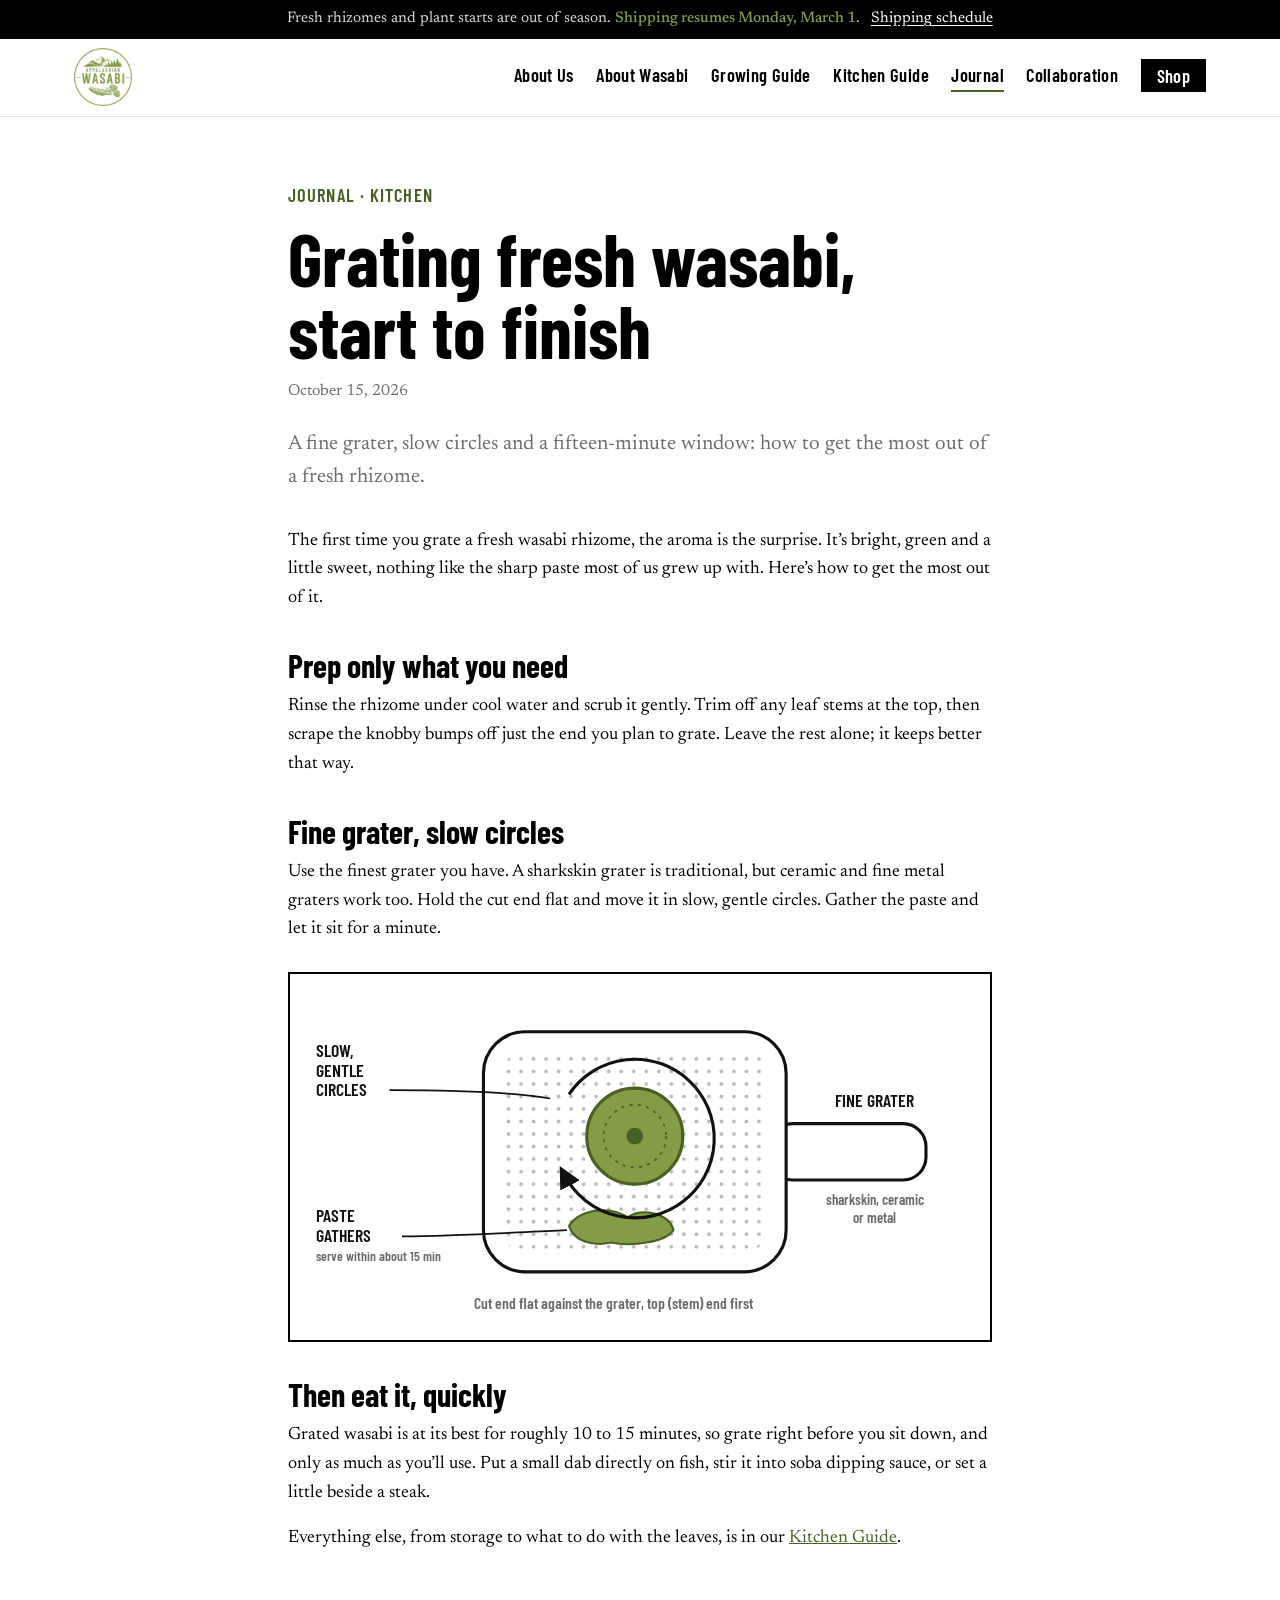
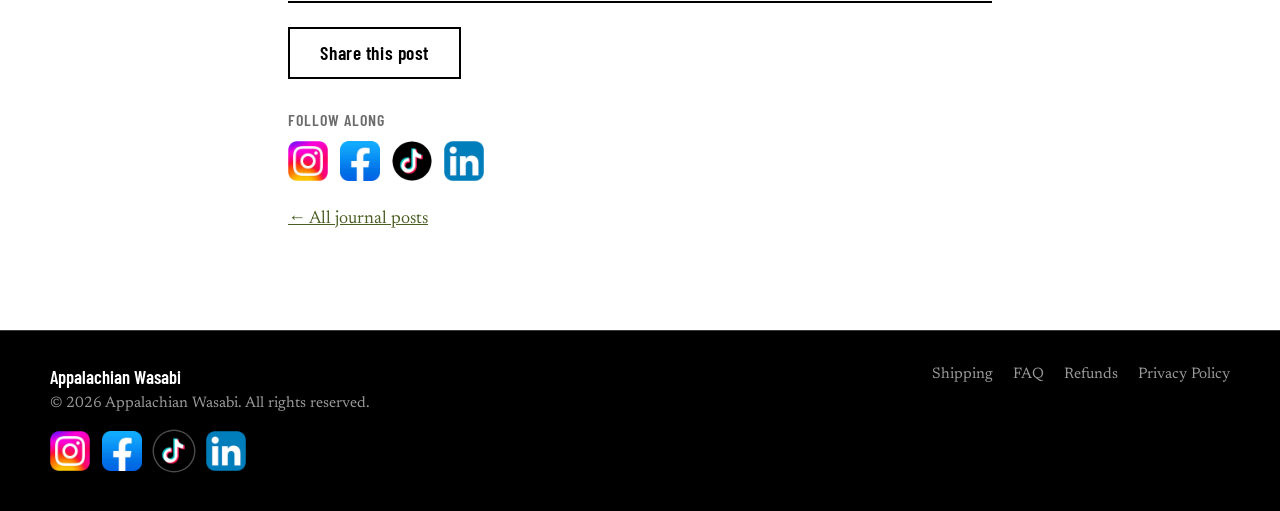
<file: journal-grating-fresh-wasabi.html>
<!DOCTYPE html>
<html lang="en">
<head>
  <meta charset="utf-8">
  <meta name="viewport" content="width=device-width, initial-scale=1">
  <title>Grating fresh wasabi, start to finish | Appalachian Wasabi</title>
  <meta name="description" content="A fine grater, slow circles and a fifteen-minute window: how to get the most out of a fresh rhizome.">
  <link rel="canonical" href="https://appalachianwasabi.com/journal-grating-fresh-wasabi.html">
  <link rel="icon" href="favicon.png">

  <!-- Link previews on Facebook, LinkedIn, iMessage, etc. -->
  <meta property="og:site_name" content="Appalachian Wasabi">
  <meta property="og:type" content="article">
  <meta property="og:title" content="Grating fresh wasabi, start to finish">
  <meta property="og:description" content="A fine grater, slow circles and a fifteen-minute window: how to get the most out of a fresh rhizome.">
  <meta property="og:url" content="https://appalachianwasabi.com/journal-grating-fresh-wasabi.html">
  <meta property="og:image" content="https://appalachianwasabi.com/logo.png">
  <meta name="twitter:card" content="summary_large_image">

  <link rel="preconnect" href="https://fonts.googleapis.com">
  <link rel="preconnect" href="https://fonts.gstatic.com" crossorigin>
  <link href="https://fonts.googleapis.com/css2?family=Barlow+Condensed:wght@500;600;700&family=Newsreader:opsz,wght@6..72,400;6..72,500&display=swap" rel="stylesheet">
  <link rel="stylesheet" href="style.css">
  <script>document.documentElement.classList.add('js');</script>
</head>

<body>

  <div class="ship-bar" role="note">
    <span data-ship-next>Fresh rhizomes and plant starts ship Mondays in spring and fall. Order by Friday, 6&nbsp;p.m. Eastern.</span>
    <a href="shipping.html#schedule">Shipping schedule</a>
  </div>

  <header class="site-header">
    <div class="inner">
      <a class="brand" href="index.html" aria-label="Appalachian Wasabi home">
        <img src="logo-header.png" alt="Appalachian Wasabi logo">
      </a>
      <button class="menu-toggle" type="button" aria-expanded="false" aria-controls="site-nav">
        <span class="bars" aria-hidden="true"></span><span class="menu-label">Menu</span>
      </button>
      <nav aria-label="Main" id="site-nav">
        <ul>
          <li><a href="about.html">About Us</a></li>
          <li><a href="facts.html">About Wasabi</a></li>
          <li><a href="grow.html">Growing Guide</a></li>
          <li><a href="kitchen.html">Kitchen Guide</a></li>
          <li><a href="journal.html" aria-current="page">Journal</a></li>
          <li><a href="collaboration.html">Collaboration</a></li>
          <li><a href="shop.html" class="nav-buy">Shop</a></li>
        </ul>
      </nav>
    </div>
  </header>

  <main>

    <article class="post">
      <div class="inner">
        <p class="eyebrow"><a href="journal.html">Journal</a> &middot; Kitchen</p>
        <h1>Grating fresh wasabi, start to finish</h1>
        <p class="post-meta"><time datetime="2026-10-15">October 15, 2026</time></p>
        <p class="post-lede">A fine grater, slow circles and a fifteen-minute window: how to get the most out of a fresh rhizome.</p>
        <div class="post-body">
        <p>The first time you grate a fresh wasabi rhizome, the aroma is the surprise. It&rsquo;s bright, green and a little sweet, nothing like the sharp paste most of us grew up with. Here&rsquo;s how to get the most out of it.</p>
        <h2>Prep only what you need</h2>
        <p>Rinse the rhizome under cool water and scrub it gently. Trim off any leaf stems at the top, then scrape the knobby bumps off just the end you plan to grate. Leave the rest alone; it keeps better that way.</p>
        <h2>Fine grater, slow circles</h2>
        <p>Use the finest grater you have. A sharkskin grater is traditional, but ceramic and fine metal graters work too. Hold the cut end flat and move it in slow, gentle circles. Gather the paste and let it sit for a minute.</p>
        <figure class="figure diagram"><svg viewBox="0 0 640 320" role="img" aria-labelledby="dg-grate-t">
  <title id="dg-grate-t">Top view of a fine grater with the cut end of a wasabi rhizome pressed on it, moving in slow circles. The paste collects in the center of the grater.</title>
  <defs>
    <pattern id="teeth" width="12" height="12" patternUnits="userSpaceOnUse"><circle cx="6" cy="6" r="1.8" fill="#b9b9b9"/></pattern>
    <marker id="ah" viewBox="0 0 10 10" refX="5" refY="5" markerWidth="7" markerHeight="7" orient="auto-start-reverse"><path d="M0 0 L10 5 L0 10 z" fill="#111"/></marker>
  </defs>
  <g transform="translate(20 0)">
  <!-- paddle + handle -->
  <rect x="424" y="128" width="150" height="54" rx="22" fill="#fff" stroke="#111" stroke-width="3"/>
  <rect x="150" y="40" width="290" height="230" rx="40" fill="#fff" stroke="#111" stroke-width="3"/>
  <rect x="166" y="56" width="258" height="198" rx="30" fill="url(#teeth)"/>
  <!-- paste -->
  <path d="M232 226 c10 -16 40 -20 56 -8 c14 -10 40 -4 44 12 c-8 12 -40 16 -60 12 c-18 4 -36 -2 -40 -16z" fill="#859c46" stroke="#4a5f24" stroke-width="2"/>
  <!-- rhizome end, seen from above -->
  <circle cx="295" cy="140" r="46" fill="#859c46" stroke="#4a5f24" stroke-width="3"/>
  <circle cx="295" cy="140" r="30" fill="none" stroke="#4a5f24" stroke-width="1.6" stroke-dasharray="3 5"/>
  <circle cx="295" cy="140" r="8" fill="#4a5f24"/>
  <!-- circular motion -->
  <path d="M232 100 A76 76 0 1 1 228 178" stroke="#111" stroke-width="3" fill="none" marker-end="url(#ah)"/>
  </g>
  <!-- labels -->
  <text x="10" y="64" font-size="17" fill="#111">SLOW,</text>
  <text x="10" y="83" font-size="17" fill="#111">GENTLE</text>
  <text x="10" y="102" font-size="17" fill="#111">CIRCLES</text>
  <path d="M80 96 C150 96 200 98 234 104" stroke="#111" stroke-width="1.6" fill="none"/>
  <text x="10" y="222" font-size="17" fill="#111">PASTE</text>
  <text x="10" y="241" font-size="17" fill="#111">GATHERS</text>
  <text x="10" y="260" font-size="13" fill="#6b6b6b" font-weight="500">serve within about 15 min</text>
  <path d="M92 236 C150 236 200 232 250 230" stroke="#111" stroke-width="1.6" fill="none"/>
  <text x="545" y="112" font-size="17" fill="#111" text-anchor="middle">FINE GRATER</text>
  <text x="545" y="206" font-size="14" fill="#6b6b6b" font-weight="500" text-anchor="middle">sharkskin, ceramic</text>
  <text x="545" y="223" font-size="14" fill="#6b6b6b" font-weight="500" text-anchor="middle">or metal</text>
  <text x="295" y="306" font-size="15" fill="#6b6b6b" font-weight="500" text-anchor="middle">Cut end flat against the grater, top (stem) end first</text>
</svg></figure>
        <h2>Then eat it, quickly</h2>
        <p>Grated wasabi is at its best for roughly 10 to 15 minutes, so grate right before you sit down, and only as much as you&rsquo;ll use. Put a small dab directly on fish, stir it into soba dipping sauce, or set a little beside a steak.</p>
        <p>Everything else, from storage to what to do with the leaves, is in our <a href="kitchen.html">Kitchen Guide</a>.</p>
        </div>
        <div class="post-foot">
          <button class="btn btn-ghost share-btn" type="button" data-share>Share this post</button>
          <div class="follow" data-social-section hidden>
            <p class="follow-label">Follow along</p>
            <ul class="social" data-social aria-label="Follow Appalachian Wasabi"></ul>
          </div>
          <p><a href="journal.html">&larr; All journal posts</a></p>
        </div>
      </div>
    </article>

  </main>

  <footer>
    <div class="inner">
      <div>
        <div class="name">Appalachian Wasabi</div>
        <div>&copy; <span id="year">2026</span> Appalachian Wasabi. All rights reserved.</div>
        <ul class="social social-footer" data-social aria-label="Follow Appalachian Wasabi"></ul>
      </div>
      <ul>
        <li><a href="shipping.html">Shipping</a></li>
        <li><a href="faq.html">FAQ</a></li>
        <li><a href="refunds.html">Refunds</a></li>
        <li><a href="privacy.html">Privacy Policy</a></li>
      </ul>
    </div>
  </footer>

  <script src="ship.js"></script>
  <script src="social.js"></script>
  <script src="site.js"></script>
  <script>
    document.getElementById('year').textContent = new Date().getFullYear();
  </script>
</body>
</html>
</file>
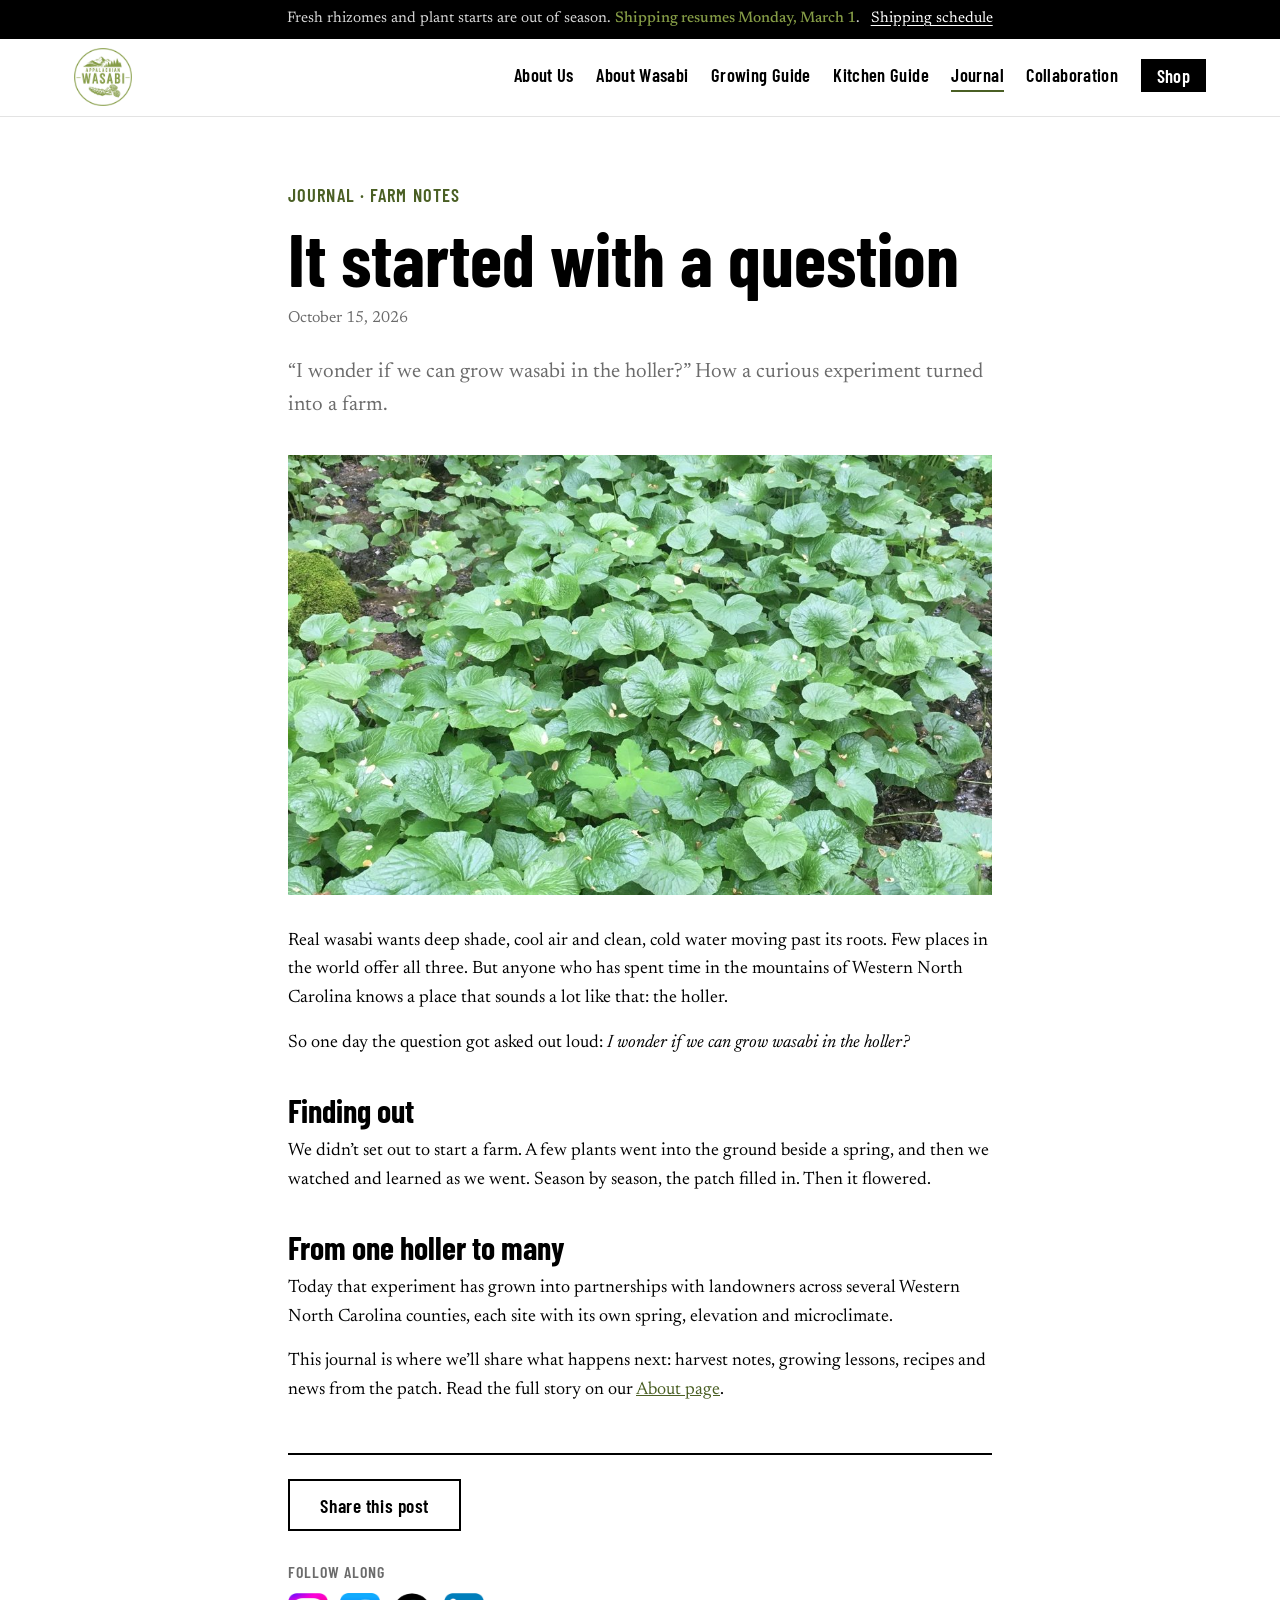
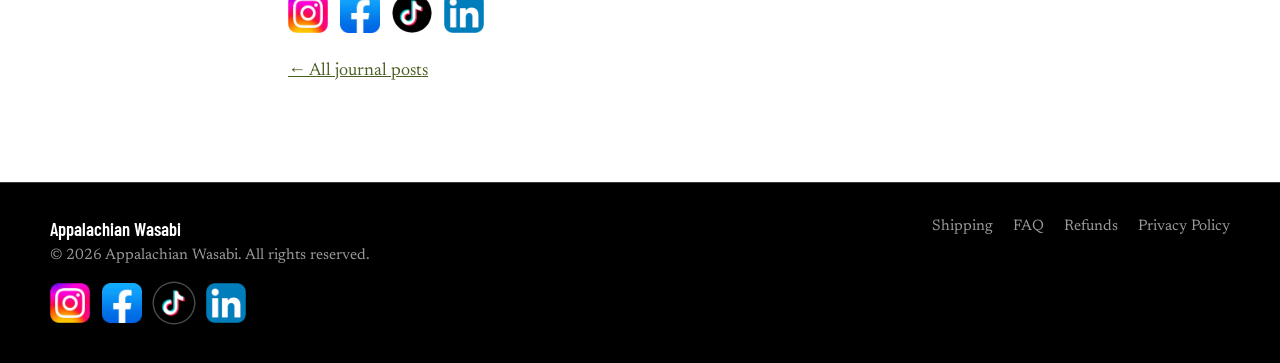
<file: journal-it-started-with-a-question.html>
<!DOCTYPE html>
<html lang="en">
<head>
  <meta charset="utf-8">
  <meta name="viewport" content="width=device-width, initial-scale=1">
  <title>It started with a question | Appalachian Wasabi</title>
  <meta name="description" content="“I wonder if we can grow wasabi in the holler?” How a curious experiment turned into a farm.">
  <link rel="canonical" href="https://appalachianwasabi.com/journal-it-started-with-a-question.html">
  <link rel="icon" href="favicon.png">

  <!-- Link previews on Facebook, LinkedIn, iMessage, etc. -->
  <meta property="og:site_name" content="Appalachian Wasabi">
  <meta property="og:type" content="article">
  <meta property="og:title" content="It started with a question">
  <meta property="og:description" content="“I wonder if we can grow wasabi in the holler?” How a curious experiment turned into a farm.">
  <meta property="og:url" content="https://appalachianwasabi.com/journal-it-started-with-a-question.html">
  <meta property="og:image" content="https://appalachianwasabi.com/grow-site-1.jpg">
  <meta name="twitter:card" content="summary_large_image">

  <link rel="preconnect" href="https://fonts.googleapis.com">
  <link rel="preconnect" href="https://fonts.gstatic.com" crossorigin>
  <link href="https://fonts.googleapis.com/css2?family=Barlow+Condensed:wght@500;600;700&family=Newsreader:opsz,wght@6..72,400;6..72,500&display=swap" rel="stylesheet">
  <link rel="stylesheet" href="style.css">
  <script>document.documentElement.classList.add('js');</script>
</head>

<body>

  <div class="ship-bar" role="note">
    <span data-ship-next>Fresh rhizomes and plant starts ship Mondays in spring and fall. Order by Friday, 6&nbsp;p.m. Eastern.</span>
    <a href="shipping.html#schedule">Shipping schedule</a>
  </div>

  <header class="site-header">
    <div class="inner">
      <a class="brand" href="index.html" aria-label="Appalachian Wasabi home">
        <img src="logo-header.png" alt="Appalachian Wasabi logo">
      </a>
      <button class="menu-toggle" type="button" aria-expanded="false" aria-controls="site-nav">
        <span class="bars" aria-hidden="true"></span><span class="menu-label">Menu</span>
      </button>
      <nav aria-label="Main" id="site-nav">
        <ul>
          <li><a href="about.html">About Us</a></li>
          <li><a href="facts.html">About Wasabi</a></li>
          <li><a href="grow.html">Growing Guide</a></li>
          <li><a href="kitchen.html">Kitchen Guide</a></li>
          <li><a href="journal.html" aria-current="page">Journal</a></li>
          <li><a href="collaboration.html">Collaboration</a></li>
          <li><a href="shop.html" class="nav-buy">Shop</a></li>
        </ul>
      </nav>
    </div>
  </header>

  <main>

    <article class="post">
      <div class="inner">
        <p class="eyebrow"><a href="journal.html">Journal</a> &middot; Farm notes</p>
        <h1>It started with a question</h1>
        <p class="post-meta"><time datetime="2026-10-15">October 15, 2026</time></p>
        <p class="post-lede">“I wonder if we can grow wasabi in the holler?” How a curious experiment turned into a farm.</p>
        <figure class="post-hero"><img src="grow-site-1.jpg" width="1050" height="1400" alt=""></figure>
        <div class="post-body">
        <p>Real wasabi wants deep shade, cool air and clean, cold water moving past its roots. Few places in the world offer all three. But anyone who has spent time in the mountains of Western North Carolina knows a place that sounds a lot like that: the holler.</p>
        <p>So one day the question got asked out loud: <em>I wonder if we can grow wasabi in the holler?</em></p>
        <h2>Finding out</h2>
        <p>We didn&rsquo;t set out to start a farm. A few plants went into the ground beside a spring, and then we watched and learned as we went. Season by season, the patch filled in. Then it flowered.</p>
        <h2>From one holler to many</h2>
        <p>Today that experiment has grown into partnerships with landowners across several Western North Carolina counties, each site with its own spring, elevation and microclimate.</p>
        <p>This journal is where we&rsquo;ll share what happens next: harvest notes, growing lessons, recipes and news from the patch. Read the full story on our <a href="about.html">About page</a>.</p>
        </div>
        <div class="post-foot">
          <button class="btn btn-ghost share-btn" type="button" data-share>Share this post</button>
          <div class="follow" data-social-section hidden>
            <p class="follow-label">Follow along</p>
            <ul class="social" data-social aria-label="Follow Appalachian Wasabi"></ul>
          </div>
          <p><a href="journal.html">&larr; All journal posts</a></p>
        </div>
      </div>
    </article>

  </main>

  <footer>
    <div class="inner">
      <div>
        <div class="name">Appalachian Wasabi</div>
        <div>&copy; <span id="year">2026</span> Appalachian Wasabi. All rights reserved.</div>
        <ul class="social social-footer" data-social aria-label="Follow Appalachian Wasabi"></ul>
      </div>
      <ul>
        <li><a href="shipping.html">Shipping</a></li>
        <li><a href="faq.html">FAQ</a></li>
        <li><a href="refunds.html">Refunds</a></li>
        <li><a href="privacy.html">Privacy Policy</a></li>
      </ul>
    </div>
  </footer>

  <script src="ship.js"></script>
  <script src="social.js"></script>
  <script src="site.js"></script>
  <script>
    document.getElementById('year').textContent = new Date().getFullYear();
  </script>
</body>
</html>
</file>
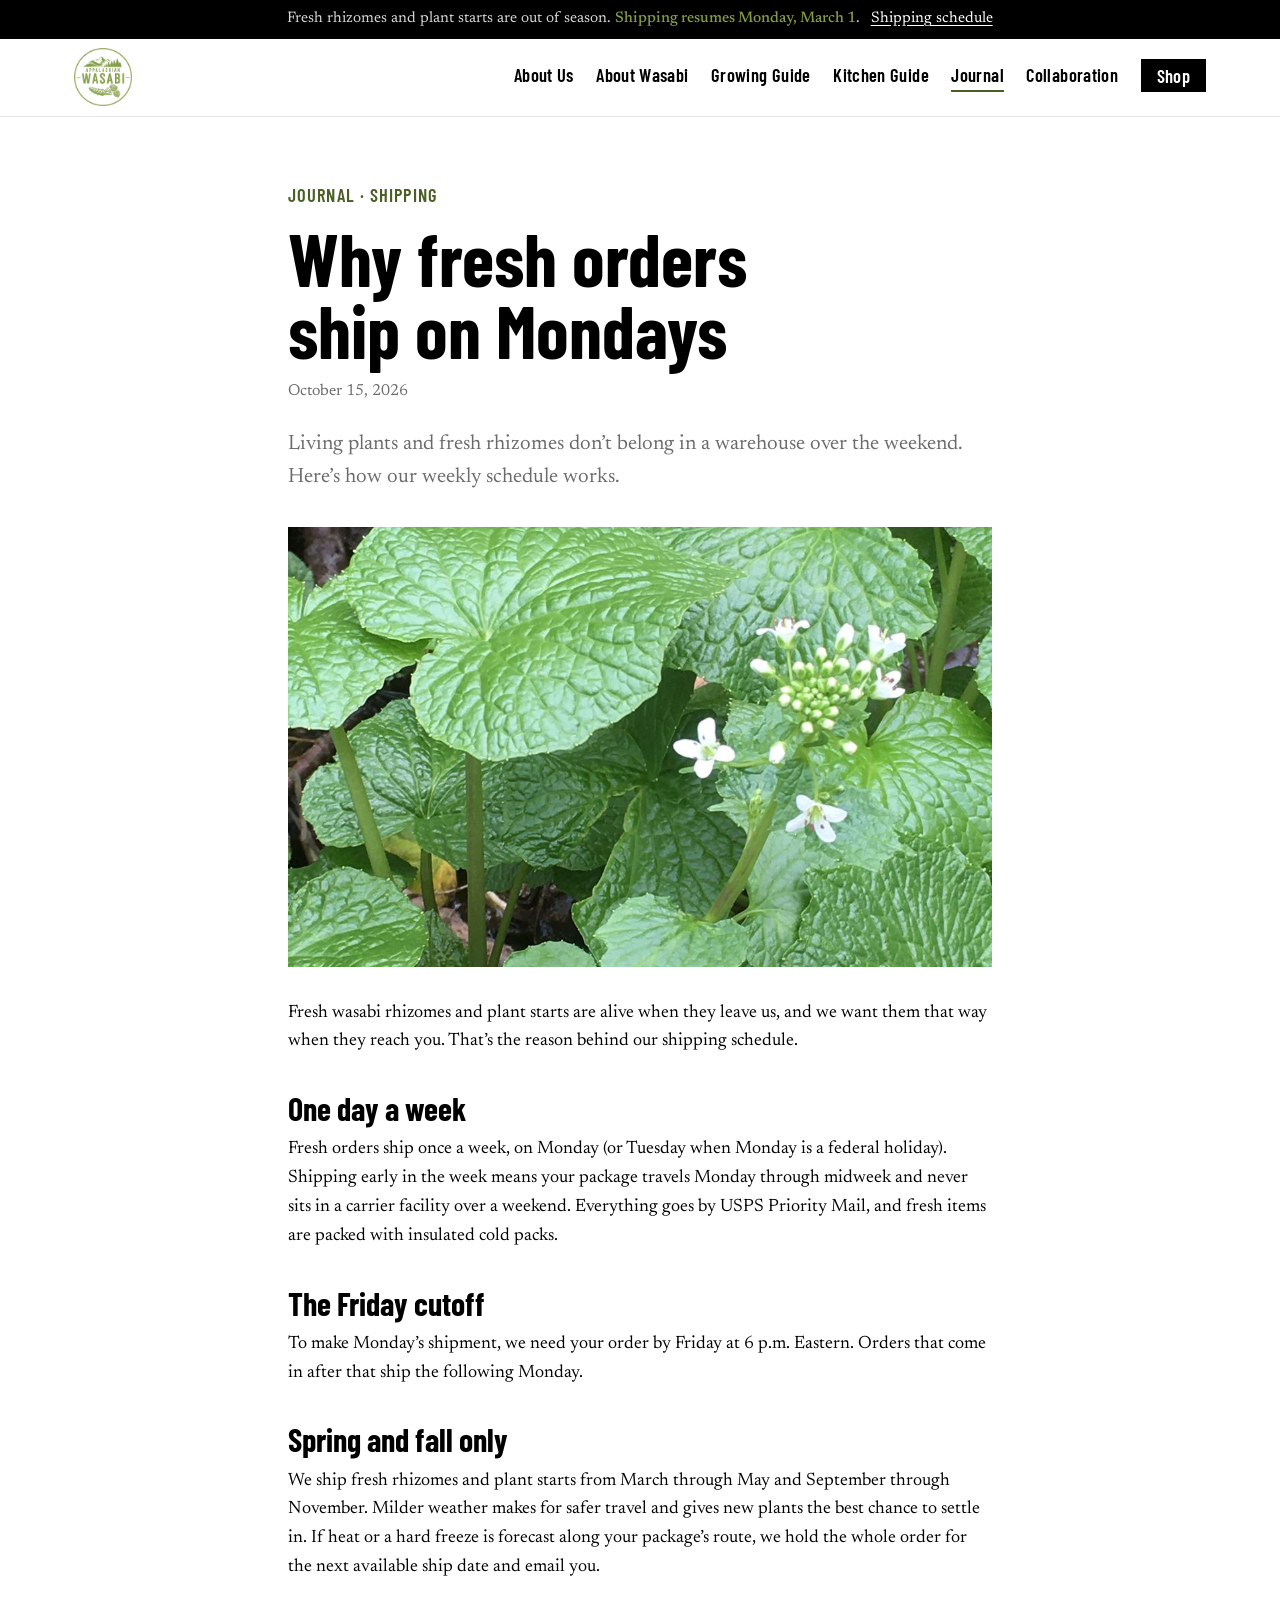
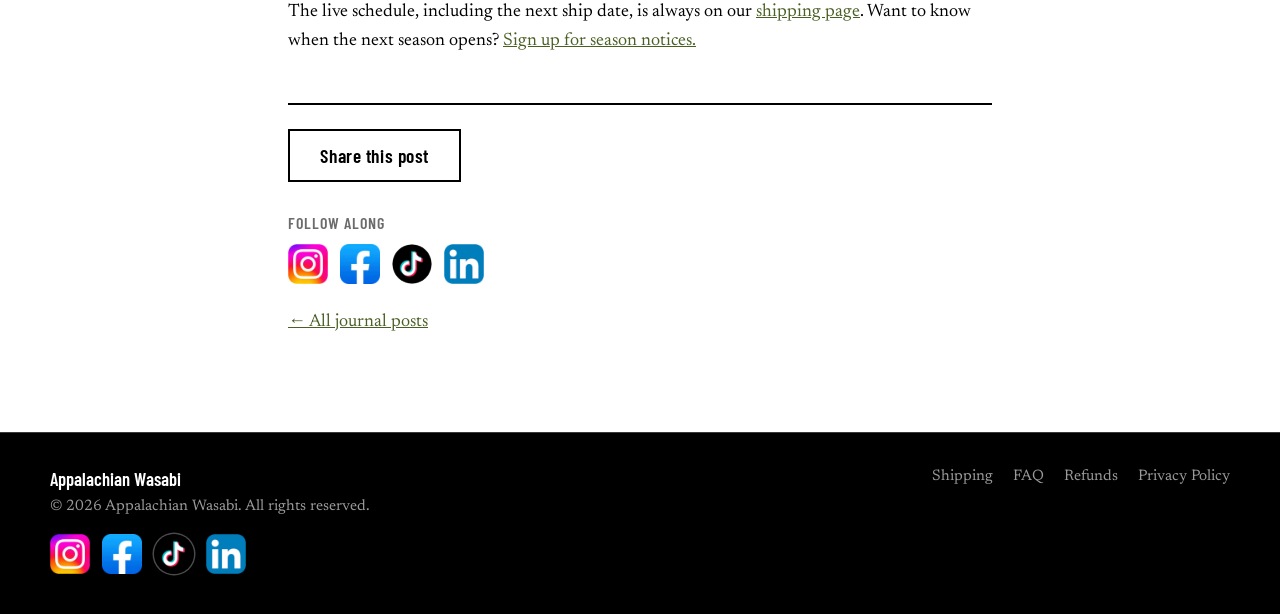
<file: journal-why-we-ship-on-mondays.html>
<!DOCTYPE html>
<html lang="en">
<head>
  <meta charset="utf-8">
  <meta name="viewport" content="width=device-width, initial-scale=1">
  <title>Why fresh orders ship on Mondays | Appalachian Wasabi</title>
  <meta name="description" content="Living plants and fresh rhizomes don’t belong in a warehouse over the weekend. Here’s how our weekly schedule works.">
  <link rel="canonical" href="https://appalachianwasabi.com/journal-why-we-ship-on-mondays.html">
  <link rel="icon" href="favicon.png">

  <!-- Link previews on Facebook, LinkedIn, iMessage, etc. -->
  <meta property="og:site_name" content="Appalachian Wasabi">
  <meta property="og:type" content="article">
  <meta property="og:title" content="Why fresh orders ship on Mondays">
  <meta property="og:description" content="Living plants and fresh rhizomes don’t belong in a warehouse over the weekend. Here’s how our weekly schedule works.">
  <meta property="og:url" content="https://appalachianwasabi.com/journal-why-we-ship-on-mondays.html">
  <meta property="og:image" content="https://appalachianwasabi.com/grow-site-2.jpg">
  <meta name="twitter:card" content="summary_large_image">

  <link rel="preconnect" href="https://fonts.googleapis.com">
  <link rel="preconnect" href="https://fonts.gstatic.com" crossorigin>
  <link href="https://fonts.googleapis.com/css2?family=Barlow+Condensed:wght@500;600;700&family=Newsreader:opsz,wght@6..72,400;6..72,500&display=swap" rel="stylesheet">
  <link rel="stylesheet" href="style.css">
  <script>document.documentElement.classList.add('js');</script>
</head>

<body>

  <div class="ship-bar" role="note">
    <span data-ship-next>Fresh rhizomes and plant starts ship Mondays in spring and fall. Order by Friday, 6&nbsp;p.m. Eastern.</span>
    <a href="shipping.html#schedule">Shipping schedule</a>
  </div>

  <header class="site-header">
    <div class="inner">
      <a class="brand" href="index.html" aria-label="Appalachian Wasabi home">
        <img src="logo-header.png" alt="Appalachian Wasabi logo">
      </a>
      <button class="menu-toggle" type="button" aria-expanded="false" aria-controls="site-nav">
        <span class="bars" aria-hidden="true"></span><span class="menu-label">Menu</span>
      </button>
      <nav aria-label="Main" id="site-nav">
        <ul>
          <li><a href="about.html">About Us</a></li>
          <li><a href="facts.html">About Wasabi</a></li>
          <li><a href="grow.html">Growing Guide</a></li>
          <li><a href="kitchen.html">Kitchen Guide</a></li>
          <li><a href="journal.html" aria-current="page">Journal</a></li>
          <li><a href="collaboration.html">Collaboration</a></li>
          <li><a href="shop.html" class="nav-buy">Shop</a></li>
        </ul>
      </nav>
    </div>
  </header>

  <main>

    <article class="post">
      <div class="inner">
        <p class="eyebrow"><a href="journal.html">Journal</a> &middot; Shipping</p>
        <h1>Why fresh orders ship on Mondays</h1>
        <p class="post-meta"><time datetime="2026-10-15">October 15, 2026</time></p>
        <p class="post-lede">Living plants and fresh rhizomes don’t belong in a warehouse over the weekend. Here’s how our weekly schedule works.</p>
        <figure class="post-hero"><img src="grow-site-2.jpg" width="1050" height="1400" alt=""></figure>
        <div class="post-body">
        <p>Fresh wasabi rhizomes and plant starts are alive when they leave us, and we want them that way when they reach you. That&rsquo;s the reason behind our shipping schedule.</p>
        <h2>One day a week</h2>
        <p>Fresh orders ship once a week, on Monday (or Tuesday when Monday is a federal holiday). Shipping early in the week means your package travels Monday through midweek and never sits in a carrier facility over a weekend. Everything goes by USPS Priority Mail, and fresh items are packed with insulated cold packs.</p>
        <h2>The Friday cutoff</h2>
        <p>To make Monday&rsquo;s shipment, we need your order by Friday at 6 p.m. Eastern. Orders that come in after that ship the following Monday.</p>
        <h2>Spring and fall only</h2>
        <p>We ship fresh rhizomes and plant starts from March through May and September through November. Milder weather makes for safer travel and gives new plants the best chance to settle in. If heat or a hard freeze is forecast along your package&rsquo;s route, we hold the whole order for the next available ship date and email you.</p>
        <p>The live schedule, including the next ship date, is always on our <a href="shipping.html">shipping page</a>. Want to know when the next season opens? <a href="index.html#notify">Sign up for season notices.</a></p>
        </div>
        <div class="post-foot">
          <button class="btn btn-ghost share-btn" type="button" data-share>Share this post</button>
          <div class="follow" data-social-section hidden>
            <p class="follow-label">Follow along</p>
            <ul class="social" data-social aria-label="Follow Appalachian Wasabi"></ul>
          </div>
          <p><a href="journal.html">&larr; All journal posts</a></p>
        </div>
      </div>
    </article>

  </main>

  <footer>
    <div class="inner">
      <div>
        <div class="name">Appalachian Wasabi</div>
        <div>&copy; <span id="year">2026</span> Appalachian Wasabi. All rights reserved.</div>
        <ul class="social social-footer" data-social aria-label="Follow Appalachian Wasabi"></ul>
      </div>
      <ul>
        <li><a href="shipping.html">Shipping</a></li>
        <li><a href="faq.html">FAQ</a></li>
        <li><a href="refunds.html">Refunds</a></li>
        <li><a href="privacy.html">Privacy Policy</a></li>
      </ul>
    </div>
  </footer>

  <script src="ship.js"></script>
  <script src="social.js"></script>
  <script src="site.js"></script>
  <script>
    document.getElementById('year').textContent = new Date().getFullYear();
  </script>
</body>
</html>
</file>
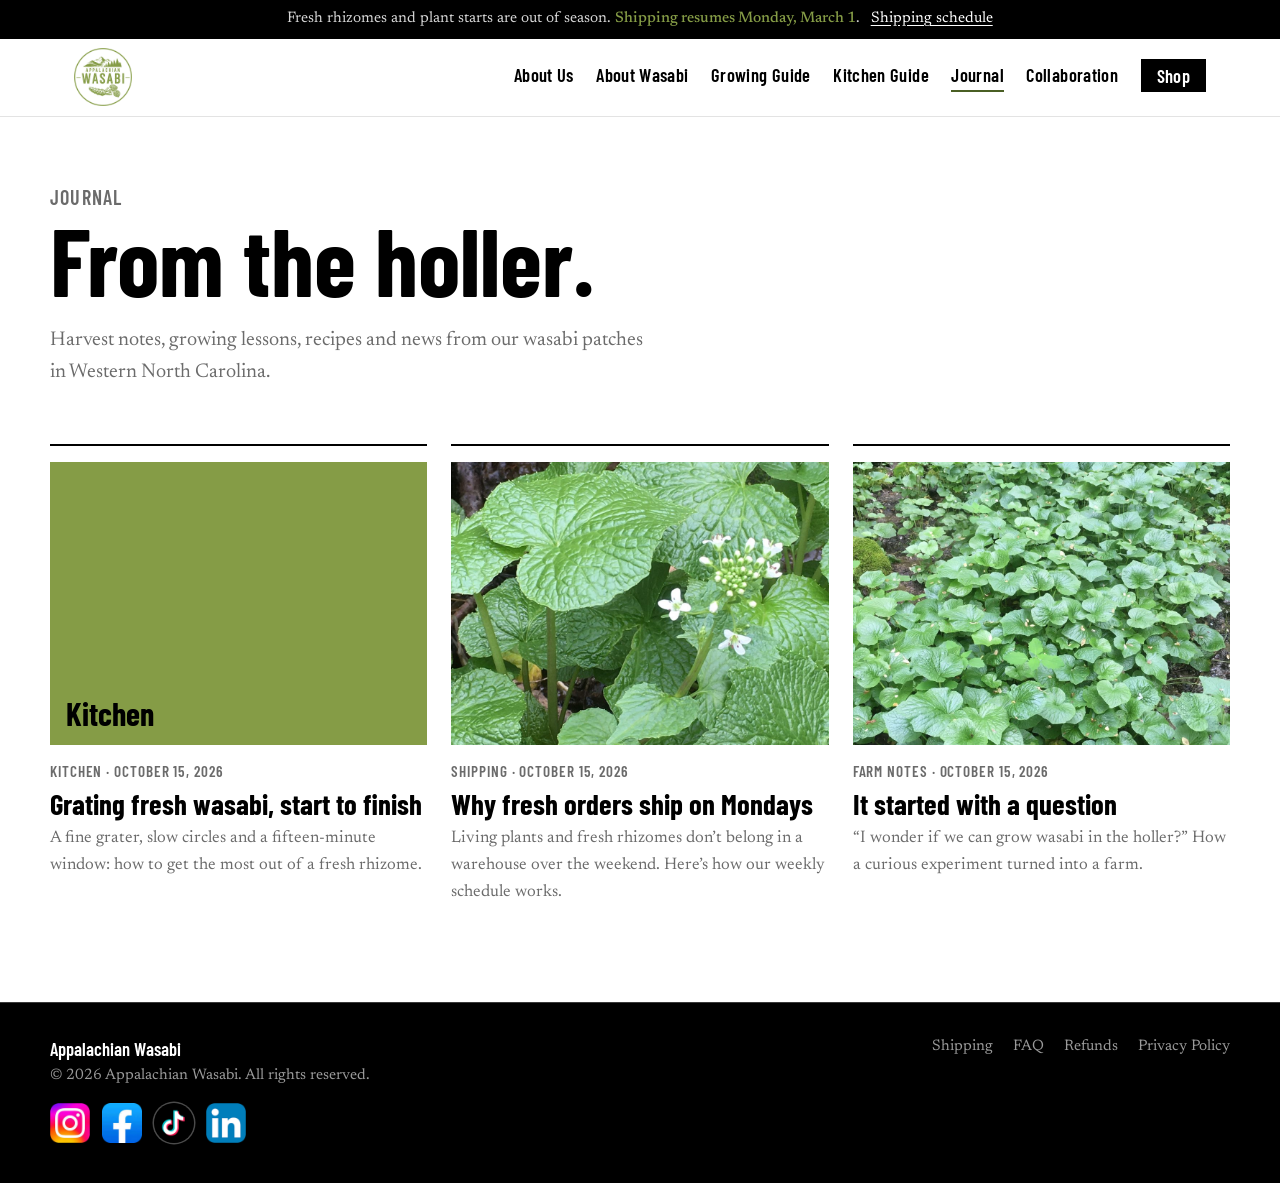
<file: journal.html>
<!DOCTYPE html>
<html lang="en">
<head>
  <meta charset="utf-8">
  <meta name="viewport" content="width=device-width, initial-scale=1">
  <title>Journal | Appalachian Wasabi</title>
  <meta name="description" content="Harvest notes, growing lessons, recipes and news from Appalachian Wasabi in Western North Carolina.">
  <link rel="canonical" href="https://appalachianwasabi.com/journal.html">
  <link rel="icon" href="favicon.png">

  <!-- Link previews on Facebook, LinkedIn, iMessage, etc. -->
  <meta property="og:site_name" content="Appalachian Wasabi">
  <meta property="og:type" content="website">
  <meta property="og:title" content="Journal">
  <meta property="og:description" content="Harvest notes, growing lessons, recipes and news from Appalachian Wasabi in Western North Carolina.">
  <meta property="og:url" content="https://appalachianwasabi.com/journal.html">
  <meta property="og:image" content="https://appalachianwasabi.com/logo.png">
  <meta name="twitter:card" content="summary_large_image">

  <link rel="preconnect" href="https://fonts.googleapis.com">
  <link rel="preconnect" href="https://fonts.gstatic.com" crossorigin>
  <link href="https://fonts.googleapis.com/css2?family=Barlow+Condensed:wght@500;600;700&family=Newsreader:opsz,wght@6..72,400;6..72,500&display=swap" rel="stylesheet">
  <link rel="stylesheet" href="style.css">
  <script>document.documentElement.classList.add('js');</script>
</head>

<body>

  <div class="ship-bar" role="note">
    <span data-ship-next>Fresh rhizomes and plant starts ship Mondays in spring and fall. Order by Friday, 6&nbsp;p.m. Eastern.</span>
    <a href="shipping.html#schedule">Shipping schedule</a>
  </div>

  <header class="site-header">
    <div class="inner">
      <a class="brand" href="index.html" aria-label="Appalachian Wasabi home">
        <img src="logo-header.png" alt="Appalachian Wasabi logo">
      </a>
      <button class="menu-toggle" type="button" aria-expanded="false" aria-controls="site-nav">
        <span class="bars" aria-hidden="true"></span><span class="menu-label">Menu</span>
      </button>
      <nav aria-label="Main" id="site-nav">
        <ul>
          <li><a href="about.html">About Us</a></li>
          <li><a href="facts.html">About Wasabi</a></li>
          <li><a href="grow.html">Growing Guide</a></li>
          <li><a href="kitchen.html">Kitchen Guide</a></li>
          <li><a href="journal.html" aria-current="page">Journal</a></li>
          <li><a href="collaboration.html">Collaboration</a></li>
          <li><a href="shop.html" class="nav-buy">Shop</a></li>
        </ul>
      </nav>
    </div>
  </header>

  <main>

    <section class="page-title">
      <div class="inner">
        <p class="eyebrow">Journal</p>
        <h1>From the holler.</h1>
        <p>Harvest notes, growing lessons, recipes and news from our wasabi patches in Western North Carolina.</p>
      </div>
    </section>

    <section class="journal">
      <div class="inner">
        <div class="post-grid" data-posts></div>
        <noscript><p>Turn on JavaScript to see the list of posts.</p></noscript>
      </div>
    </section>

  </main>

  <footer>
    <div class="inner">
      <div>
        <div class="name">Appalachian Wasabi</div>
        <div>&copy; <span id="year">2026</span> Appalachian Wasabi. All rights reserved.</div>
        <ul class="social social-footer" data-social aria-label="Follow Appalachian Wasabi"></ul>
      </div>
      <ul>
        <li><a href="shipping.html">Shipping</a></li>
        <li><a href="faq.html">FAQ</a></li>
        <li><a href="refunds.html">Refunds</a></li>
        <li><a href="privacy.html">Privacy Policy</a></li>
      </ul>
    </div>
  </footer>

  <script src="ship.js"></script>
  <script src="social.js"></script>
  <script src="site.js"></script>
  <script src="posts.js"></script>
  <script>
    document.getElementById('year').textContent = new Date().getFullYear();
  </script>
</body>
</html>
</file>
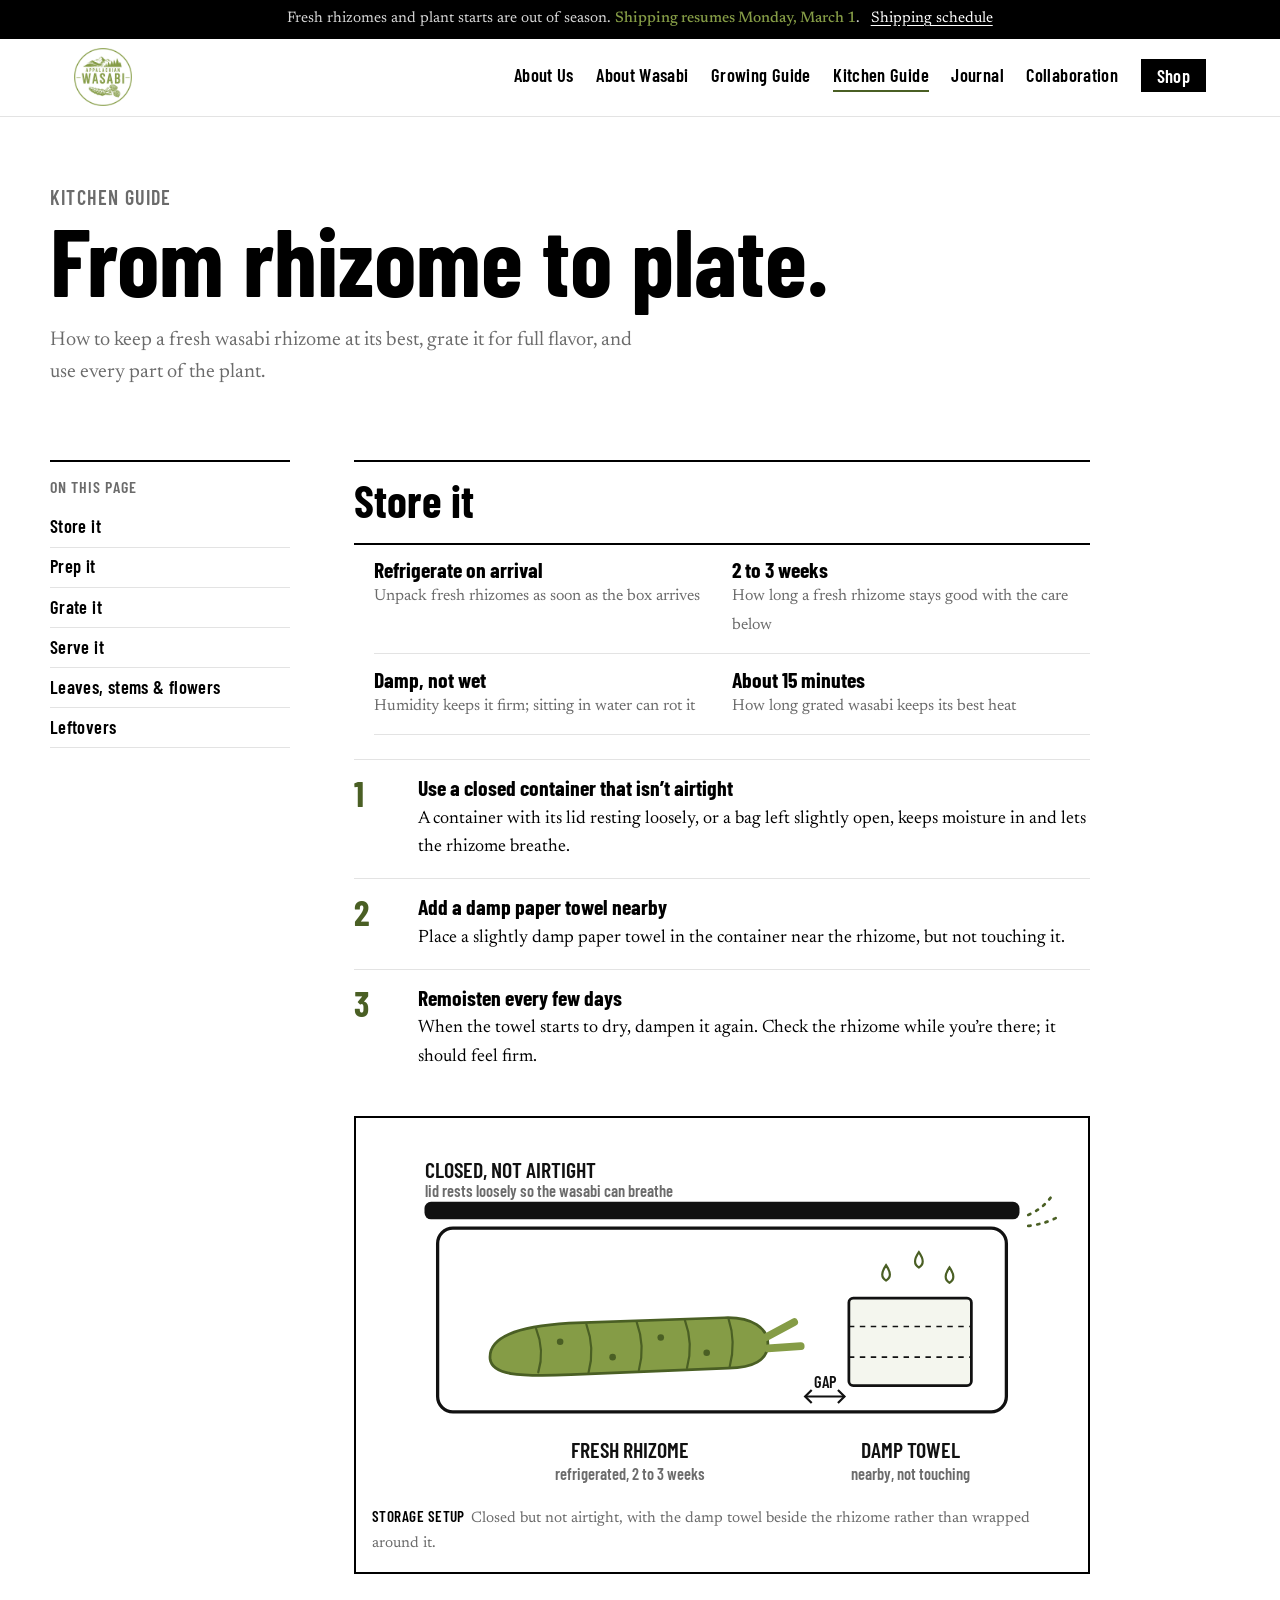
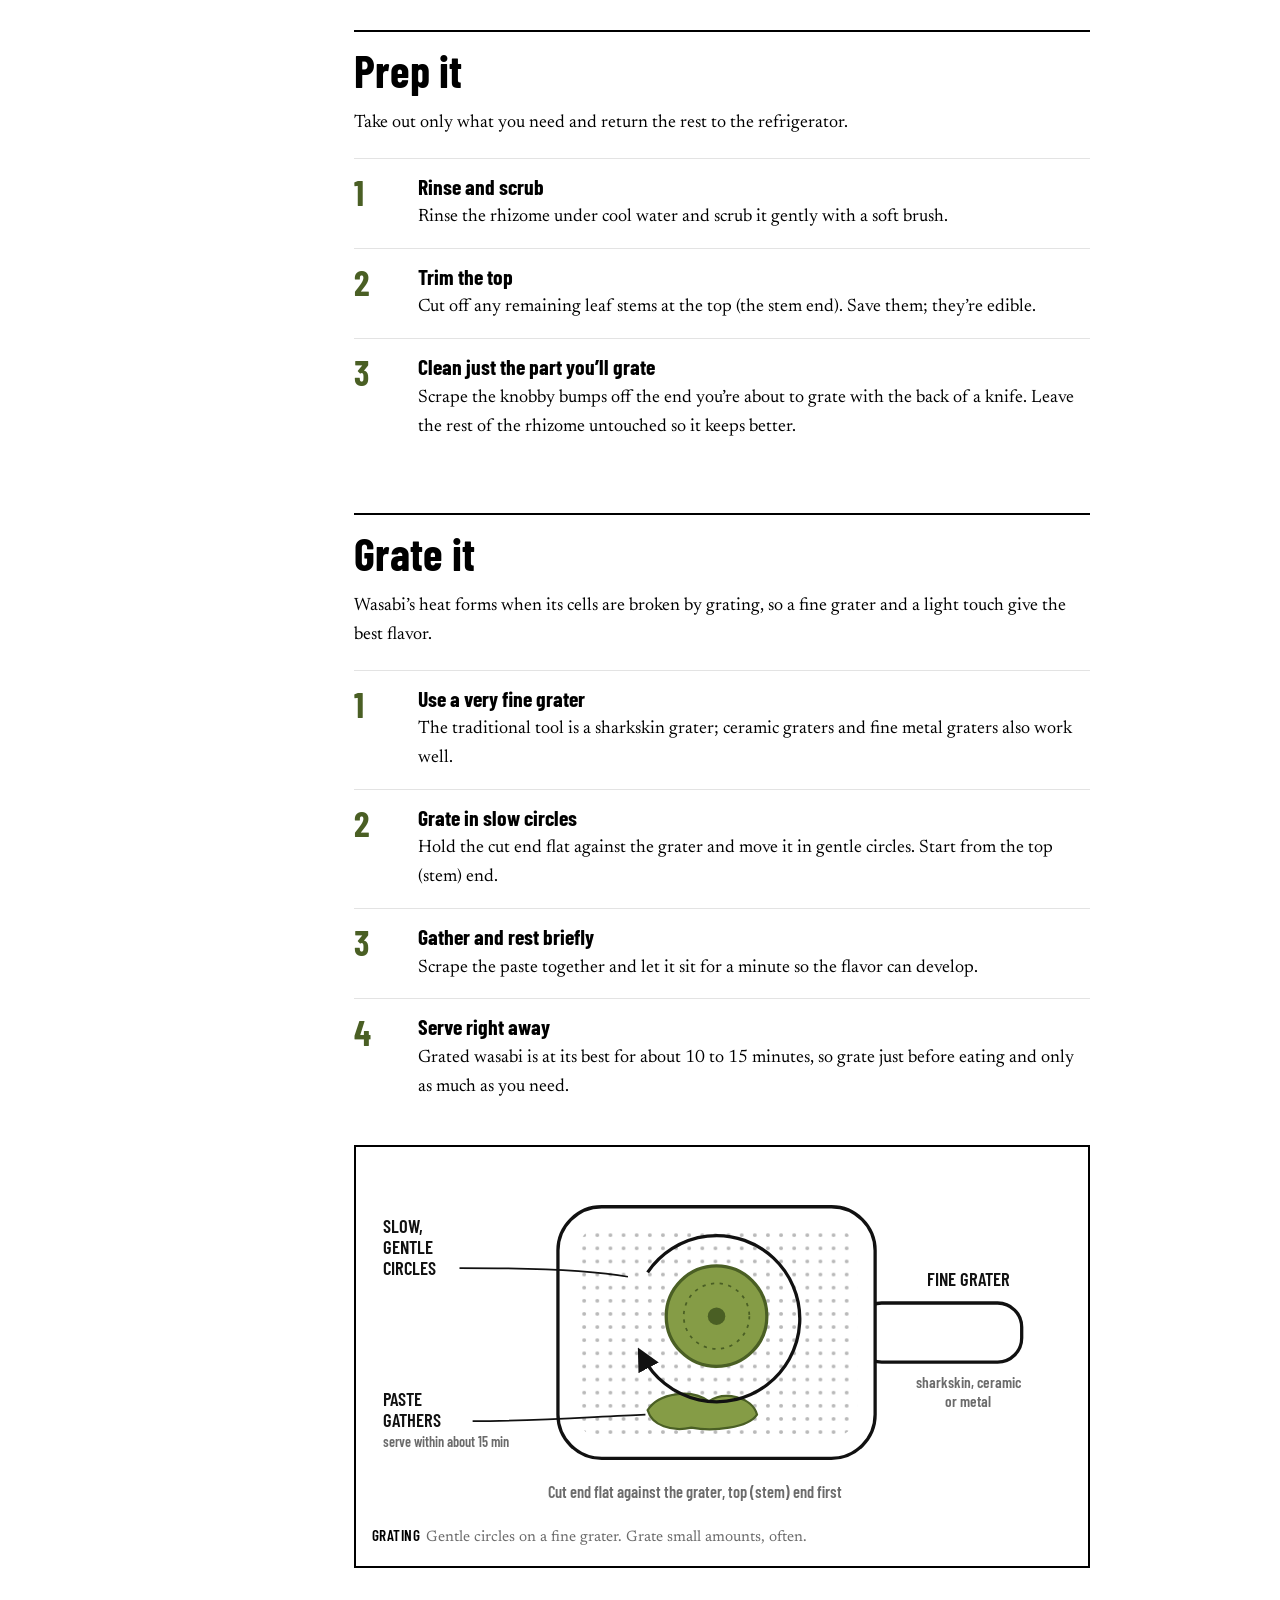
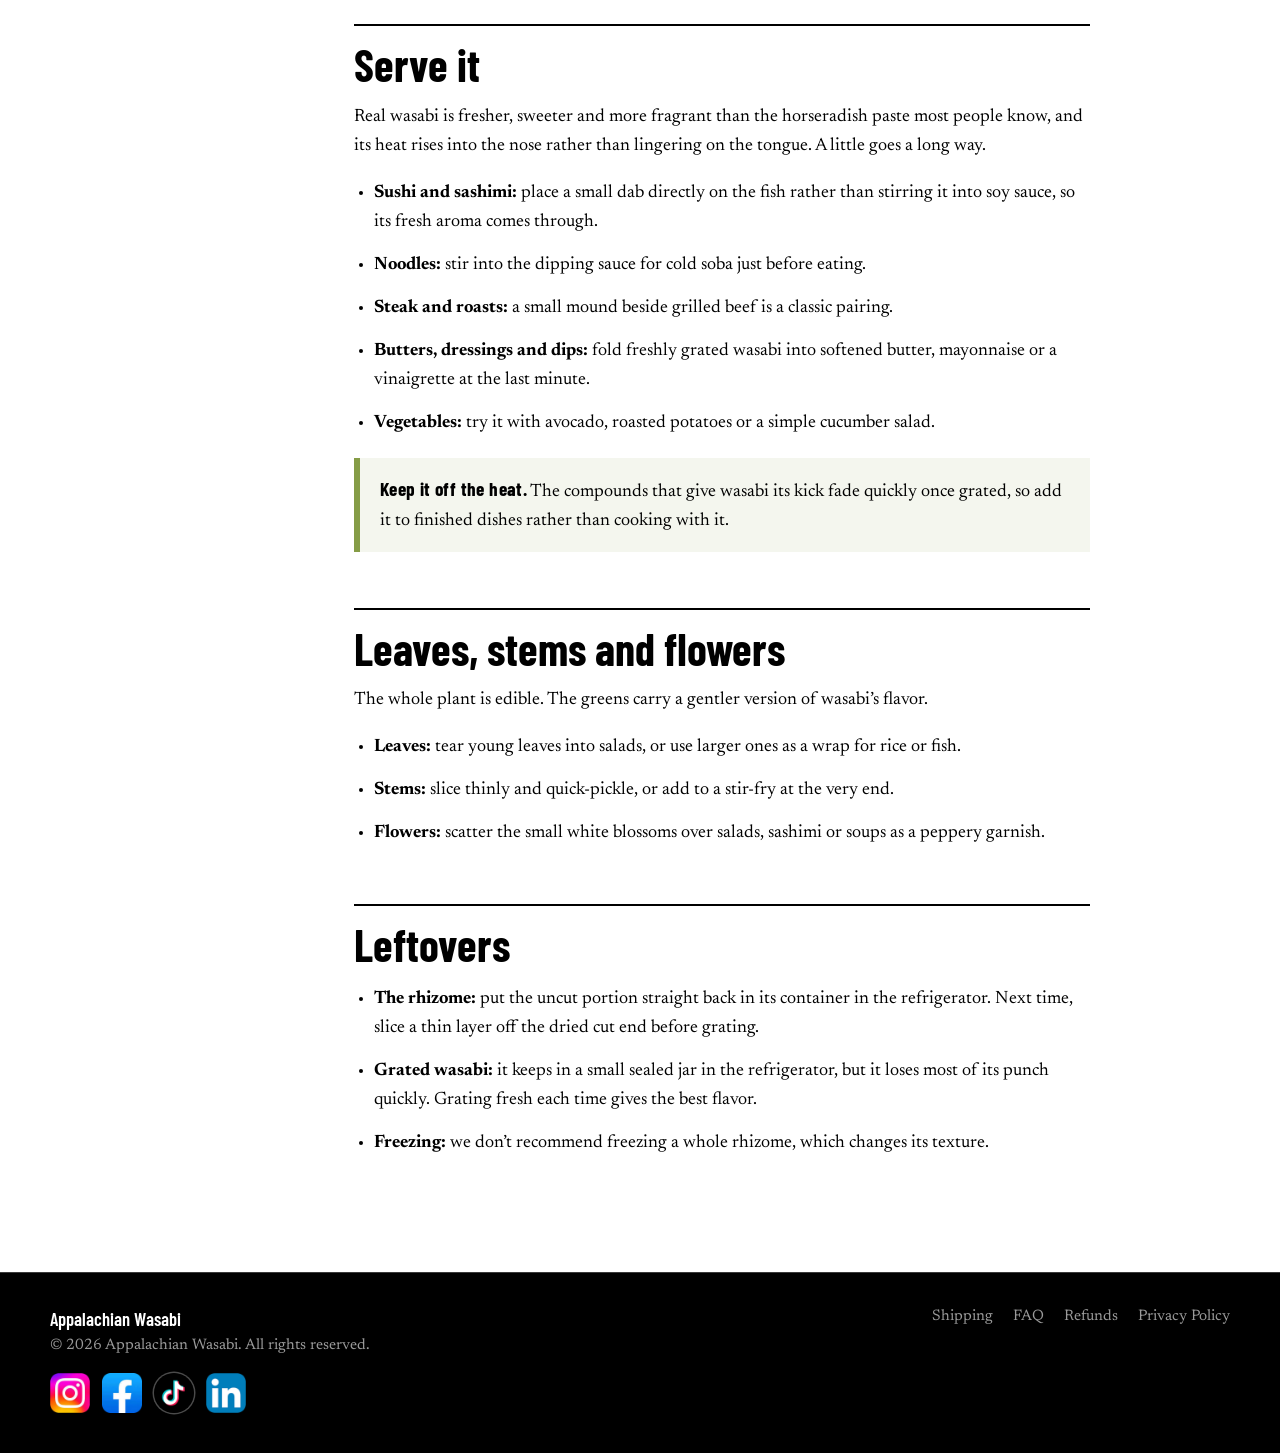
<file: kitchen.html>
<!DOCTYPE html>
<html lang="en">
<head>
  <meta charset="utf-8">
  <meta name="viewport" content="width=device-width, initial-scale=1">
  <title>Kitchen Guide | Appalachian Wasabi</title>
  <meta name="description" content="How to store, prepare, grate and serve a fresh wasabi rhizome, plus how to use the leaves, stems and flowers.">
  <link rel="canonical" href="https://appalachianwasabi.com/kitchen.html">
  <link rel="icon" href="favicon.png">

  <!-- Link previews on Facebook, LinkedIn, iMessage, etc. -->
  <meta property="og:site_name" content="Appalachian Wasabi">
  <meta property="og:type" content="website">
  <meta property="og:title" content="Kitchen Guide">
  <meta property="og:description" content="How to store, prepare, grate and serve a fresh wasabi rhizome, plus how to use the leaves, stems and flowers.">
  <meta property="og:url" content="https://appalachianwasabi.com/kitchen.html">
  <meta property="og:image" content="https://appalachianwasabi.com/logo.png">
  <meta name="twitter:card" content="summary_large_image">

  <link rel="preconnect" href="https://fonts.googleapis.com">
  <link rel="preconnect" href="https://fonts.gstatic.com" crossorigin>
  <link href="https://fonts.googleapis.com/css2?family=Barlow+Condensed:wght@500;600;700&family=Newsreader:opsz,wght@6..72,400;6..72,500&display=swap" rel="stylesheet">
  <link rel="stylesheet" href="style.css">
  <script>document.documentElement.classList.add('js');</script>
</head>

<body>

  <div class="ship-bar" role="note">
    <span data-ship-next>Fresh rhizomes and plant starts ship Mondays in spring and fall. Order by Friday, 6&nbsp;p.m. Eastern.</span>
    <a href="shipping.html#schedule">Shipping schedule</a>
  </div>

  <header class="site-header">
    <div class="inner">
      <a class="brand" href="index.html" aria-label="Appalachian Wasabi home">
        <img src="logo-header.png" alt="Appalachian Wasabi logo">
      </a>
      <button class="menu-toggle" type="button" aria-expanded="false" aria-controls="site-nav">
        <span class="bars" aria-hidden="true"></span><span class="menu-label">Menu</span>
      </button>
      <nav aria-label="Main" id="site-nav">
        <ul>
          <li><a href="about.html">About Us</a></li>
          <li><a href="facts.html">About Wasabi</a></li>
          <li><a href="grow.html">Growing Guide</a></li>
          <li><a href="kitchen.html" aria-current="page">Kitchen Guide</a></li>
          <li><a href="journal.html">Journal</a></li>
          <li><a href="collaboration.html">Collaboration</a></li>
          <li><a href="shop.html" class="nav-buy">Shop</a></li>
        </ul>
      </nav>
    </div>
  </header>

  <main>

    <section class="page-title">
      <div class="inner">
        <p class="eyebrow">Kitchen Guide</p>
        <h1>From rhizome to plate.</h1>
        <p>How to keep a fresh wasabi rhizome at its best, grate it for full flavor, and use every part of the plant.</p>
      </div>
    </section>

    <section class="guide">
      <div class="inner">
        <nav class="toc" aria-label="On this page">
          <p>On this page</p>
          <ol>
            <li><a href="#store">Store it</a></li>
            <li><a href="#prep">Prep it</a></li>
            <li><a href="#grate">Grate it</a></li>
            <li><a href="#serve">Serve it</a></li>
            <li><a href="#greens">Leaves, stems &amp; flowers</a></li>
            <li><a href="#leftovers">Leftovers</a></li>
          </ol>
        </nav>
        <div class="article">

          <section id="store">
            <h2>Store it</h2>
            <ul class="quick">
              <li><b>Refrigerate on arrival</b><span>Unpack fresh rhizomes as soon as the box arrives</span></li>
              <li><b>2 to 3 weeks</b><span>How long a fresh rhizome stays good with the care below</span></li>
              <li><b>Damp, not wet</b><span>Humidity keeps it firm; sitting in water can rot it</span></li>
              <li><b>About 15 minutes</b><span>How long grated wasabi keeps its best heat</span></li>
            </ul>
            <ol class="steps">
              <li><div><h3>Use a closed container that isn&rsquo;t airtight</h3><p>A container with its lid resting loosely, or a bag left slightly open, keeps moisture in and lets the rhizome breathe.</p></div></li>
              <li><div><h3>Add a damp paper towel nearby</h3><p>Place a slightly damp paper towel in the container near the rhizome, but not touching it.</p></div></li>
              <li><div><h3>Remoisten every few days</h3><p>When the towel starts to dry, dampen it again. Check the rhizome while you&rsquo;re there; it should feel firm.</p></div></li>
            </ol>
            <figure class="figure diagram">
              <svg viewBox="0 0 640 330" role="img" aria-labelledby="dg-store-t">
  <title id="dg-store-t">A wasabi rhizome lying in a lidded container, with a damp paper towel beside it but not touching it. The lid sits loosely so a little air can pass.</title>
  <!-- lid, slightly lifted -->
  <rect x="48" y="62" width="544" height="16" rx="6" fill="#111"/>
  <path d="M600 74 q14 -6 22 -18 M600 84 q18 -2 30 -10" stroke="#4a5f24" stroke-width="2.5" fill="none" stroke-linecap="round" stroke-dasharray="2 6"/>
  <!-- container -->
  <rect x="60" y="86" width="520" height="168" rx="14" fill="#fff" stroke="#111" stroke-width="3"/>
  <!-- rhizome -->
  <path d="M108 206 C106 186 132 176 180 173 L322 168 C348 167 362 178 362 192 C362 207 348 214 326 214 L182 220 C132 222 110 220 108 206 Z" fill="#859c46" stroke="#4a5f24" stroke-width="2.5"/>
  <g stroke="#4a5f24" stroke-width="2" fill="none" stroke-linecap="round">
    <path d="M150 178 q8 20 2 40"/><path d="M196 174 q8 22 2 44"/><path d="M242 172 q8 22 2 44"/><path d="M286 170 q8 22 2 44"/><path d="M326 169 q7 21 1 44"/>
  </g>
  <g fill="#4a5f24"><circle cx="172" cy="190" r="3"/><circle cx="220" cy="204" r="3"/><circle cx="264" cy="186" r="3"/><circle cx="306" cy="200" r="3"/></g>
  <g stroke="#859c46" stroke-width="7" stroke-linecap="round"><path d="M360 186 l26 -14"/><path d="M362 196 l30 -2"/></g>
  <!-- damp towel -->
  <rect x="436" y="150" width="112" height="80" rx="4" fill="#f4f6ee" stroke="#111" stroke-width="2.5"/>
  <path d="M436 176 h112 M436 204 h112" stroke="#111" stroke-width="1.5" stroke-dasharray="5 5"/>
  <g fill="none" stroke="#4a5f24" stroke-width="2"><path d="M470 120 q-7 10 0 14 q7 -4 0 -14z"/><path d="M500 108 q-7 10 0 14 q7 -4 0 -14z"/><path d="M528 122 q-7 10 0 14 q7 -4 0 -14z"/></g>
  <!-- gap marker -->
  <path d="M396 240 h36" stroke="#111" stroke-width="2"/><path d="M402 234 l-6 6 l6 6 M426 234 l6 6 l-6 6" stroke="#111" stroke-width="2" fill="none"/>
  <!-- labels -->
  <text x="48" y="40" font-size="20" fill="#111">CLOSED, NOT AIRTIGHT</text>
  <text x="48" y="58" font-size="15" fill="#6b6b6b" font-weight="500">lid rests loosely so the wasabi can breathe</text>
  <text x="236" y="296" font-size="20" fill="#111" text-anchor="middle">FRESH RHIZOME</text>
  <text x="414" y="232" font-size="15" fill="#111" text-anchor="middle">GAP</text>
  <text x="492" y="296" font-size="20" fill="#111" text-anchor="middle">DAMP TOWEL</text>
  <text x="492" y="316" font-size="15" fill="#6b6b6b" text-anchor="middle" font-weight="500">nearby, not touching</text>
  <text x="236" y="316" font-size="15" fill="#6b6b6b" text-anchor="middle" font-weight="500">refrigerated, 2 to 3 weeks</text>
</svg>
              <figcaption><b>Storage setup</b>Closed but not airtight, with the damp towel beside the rhizome rather than wrapped around it.</figcaption>
            </figure>
          </section>

          <section id="prep">
            <h2>Prep it</h2>
            <p>Take out only what you need and return the rest to the refrigerator.</p>
            <ol class="steps">
              <li><div><h3>Rinse and scrub</h3><p>Rinse the rhizome under cool water and scrub it gently with a soft brush.</p></div></li>
              <li><div><h3>Trim the top</h3><p>Cut off any remaining leaf stems at the top (the stem end). Save them; they&rsquo;re edible.</p></div></li>
              <li><div><h3>Clean just the part you&rsquo;ll grate</h3><p>Scrape the knobby bumps off the end you&rsquo;re about to grate with the back of a knife. Leave the rest of the rhizome untouched so it keeps better.</p></div></li>
            </ol>
          </section>

          <section id="grate">
            <h2>Grate it</h2>
            <p>Wasabi&rsquo;s heat forms when its cells are broken by grating, so a fine grater and a light touch give the best flavor.</p>
            <ol class="steps">
              <li><div><h3>Use a very fine grater</h3><p>The traditional tool is a sharkskin grater; ceramic graters and fine metal graters also work well.</p></div></li>
              <li><div><h3>Grate in slow circles</h3><p>Hold the cut end flat against the grater and move it in gentle circles. Start from the top (stem) end.</p></div></li>
              <li><div><h3>Gather and rest briefly</h3><p>Scrape the paste together and let it sit for a minute so the flavor can develop.</p></div></li>
              <li><div><h3>Serve right away</h3><p>Grated wasabi is at its best for about 10 to 15 minutes, so grate just before eating and only as much as you need.</p></div></li>
            </ol>
            <figure class="figure diagram">
              <svg viewBox="0 0 640 320" role="img" aria-labelledby="dg-grate-t">
  <title id="dg-grate-t">Top view of a fine grater with the cut end of a wasabi rhizome pressed on it, moving in slow circles. The paste collects in the center of the grater.</title>
  <defs>
    <pattern id="teeth" width="12" height="12" patternUnits="userSpaceOnUse"><circle cx="6" cy="6" r="1.8" fill="#b9b9b9"/></pattern>
    <marker id="ah" viewBox="0 0 10 10" refX="5" refY="5" markerWidth="7" markerHeight="7" orient="auto-start-reverse"><path d="M0 0 L10 5 L0 10 z" fill="#111"/></marker>
  </defs>
  <g transform="translate(20 0)">
  <!-- paddle + handle -->
  <rect x="424" y="128" width="150" height="54" rx="22" fill="#fff" stroke="#111" stroke-width="3"/>
  <rect x="150" y="40" width="290" height="230" rx="40" fill="#fff" stroke="#111" stroke-width="3"/>
  <rect x="166" y="56" width="258" height="198" rx="30" fill="url(#teeth)"/>
  <!-- paste -->
  <path d="M232 226 c10 -16 40 -20 56 -8 c14 -10 40 -4 44 12 c-8 12 -40 16 -60 12 c-18 4 -36 -2 -40 -16z" fill="#859c46" stroke="#4a5f24" stroke-width="2"/>
  <!-- rhizome end, seen from above -->
  <circle cx="295" cy="140" r="46" fill="#859c46" stroke="#4a5f24" stroke-width="3"/>
  <circle cx="295" cy="140" r="30" fill="none" stroke="#4a5f24" stroke-width="1.6" stroke-dasharray="3 5"/>
  <circle cx="295" cy="140" r="8" fill="#4a5f24"/>
  <!-- circular motion -->
  <path d="M232 100 A76 76 0 1 1 228 178" stroke="#111" stroke-width="3" fill="none" marker-end="url(#ah)"/>
  </g>
  <!-- labels -->
  <text x="10" y="64" font-size="17" fill="#111">SLOW,</text>
  <text x="10" y="83" font-size="17" fill="#111">GENTLE</text>
  <text x="10" y="102" font-size="17" fill="#111">CIRCLES</text>
  <path d="M80 96 C150 96 200 98 234 104" stroke="#111" stroke-width="1.6" fill="none"/>
  <text x="10" y="222" font-size="17" fill="#111">PASTE</text>
  <text x="10" y="241" font-size="17" fill="#111">GATHERS</text>
  <text x="10" y="260" font-size="13" fill="#6b6b6b" font-weight="500">serve within about 15 min</text>
  <path d="M92 236 C150 236 200 232 250 230" stroke="#111" stroke-width="1.6" fill="none"/>
  <text x="545" y="112" font-size="17" fill="#111" text-anchor="middle">FINE GRATER</text>
  <text x="545" y="206" font-size="14" fill="#6b6b6b" font-weight="500" text-anchor="middle">sharkskin, ceramic</text>
  <text x="545" y="223" font-size="14" fill="#6b6b6b" font-weight="500" text-anchor="middle">or metal</text>
  <text x="295" y="306" font-size="15" fill="#6b6b6b" font-weight="500" text-anchor="middle">Cut end flat against the grater, top (stem) end first</text>
</svg>
              <figcaption><b>Grating</b>Gentle circles on a fine grater. Grate small amounts, often.</figcaption>
            </figure>
          </section>

          <section id="serve">
            <h2>Serve it</h2>
            <p>Real wasabi is fresher, sweeter and more fragrant than the horseradish paste most people know, and its heat rises into the nose rather than lingering on the tongue. A little goes a long way.</p>
            <ul>
              <li><strong>Sushi and sashimi:</strong> place a small dab directly on the fish rather than stirring it into soy sauce, so its fresh aroma comes through.</li>
              <li><strong>Noodles:</strong> stir into the dipping sauce for cold soba just before eating.</li>
              <li><strong>Steak and roasts:</strong> a small mound beside grilled beef is a classic pairing.</li>
              <li><strong>Butters, dressings and dips:</strong> fold freshly grated wasabi into softened butter, mayonnaise or a vinaigrette at the last minute.</li>
              <li><strong>Vegetables:</strong> try it with avocado, roasted potatoes or a simple cucumber salad.</li>
            </ul>
            <div class="callout"><p><strong>Keep it off the heat.</strong> The compounds that give wasabi its kick fade quickly once grated, so add it to finished dishes rather than cooking with it.</p></div>
          </section>

          <section id="greens">
            <h2>Leaves, stems and flowers</h2>
            <p>The whole plant is edible. The greens carry a gentler version of wasabi&rsquo;s flavor.</p>
            <ul>
              <li><strong>Leaves:</strong> tear young leaves into salads, or use larger ones as a wrap for rice or fish.</li>
              <li><strong>Stems:</strong> slice thinly and quick-pickle, or add to a stir-fry at the very end.</li>
              <li><strong>Flowers:</strong> scatter the small white blossoms over salads, sashimi or soups as a peppery garnish.</li>
            </ul>
          </section>

          <section id="leftovers">
            <h2>Leftovers</h2>
            <ul>
              <li><strong>The rhizome:</strong> put the uncut portion straight back in its container in the refrigerator. Next time, slice a thin layer off the dried cut end before grating.</li>
              <li><strong>Grated wasabi:</strong> it keeps in a small sealed jar in the refrigerator, but it loses most of its punch quickly. Grating fresh each time gives the best flavor.</li>
              <li><strong>Freezing:</strong> we don&rsquo;t recommend freezing a whole rhizome, which changes its texture.</li>
            </ul>
          </section>

        </div>
      </div>
    </section>

  </main>

  <footer>
    <div class="inner">
      <div>
        <div class="name">Appalachian Wasabi</div>
        <div>&copy; <span id="year">2026</span> Appalachian Wasabi. All rights reserved.</div>
        <ul class="social social-footer" data-social aria-label="Follow Appalachian Wasabi"></ul>
      </div>
      <ul>
        <li><a href="shipping.html">Shipping</a></li>
        <li><a href="faq.html">FAQ</a></li>
        <li><a href="refunds.html">Refunds</a></li>
        <li><a href="privacy.html">Privacy Policy</a></li>
      </ul>
    </div>
  </footer>

  <script src="ship.js"></script>
  <script src="social.js"></script>
  <script src="site.js"></script>
  <script>
    document.getElementById('year').textContent = new Date().getFullYear();
  </script>
</body>
</html>
</file>
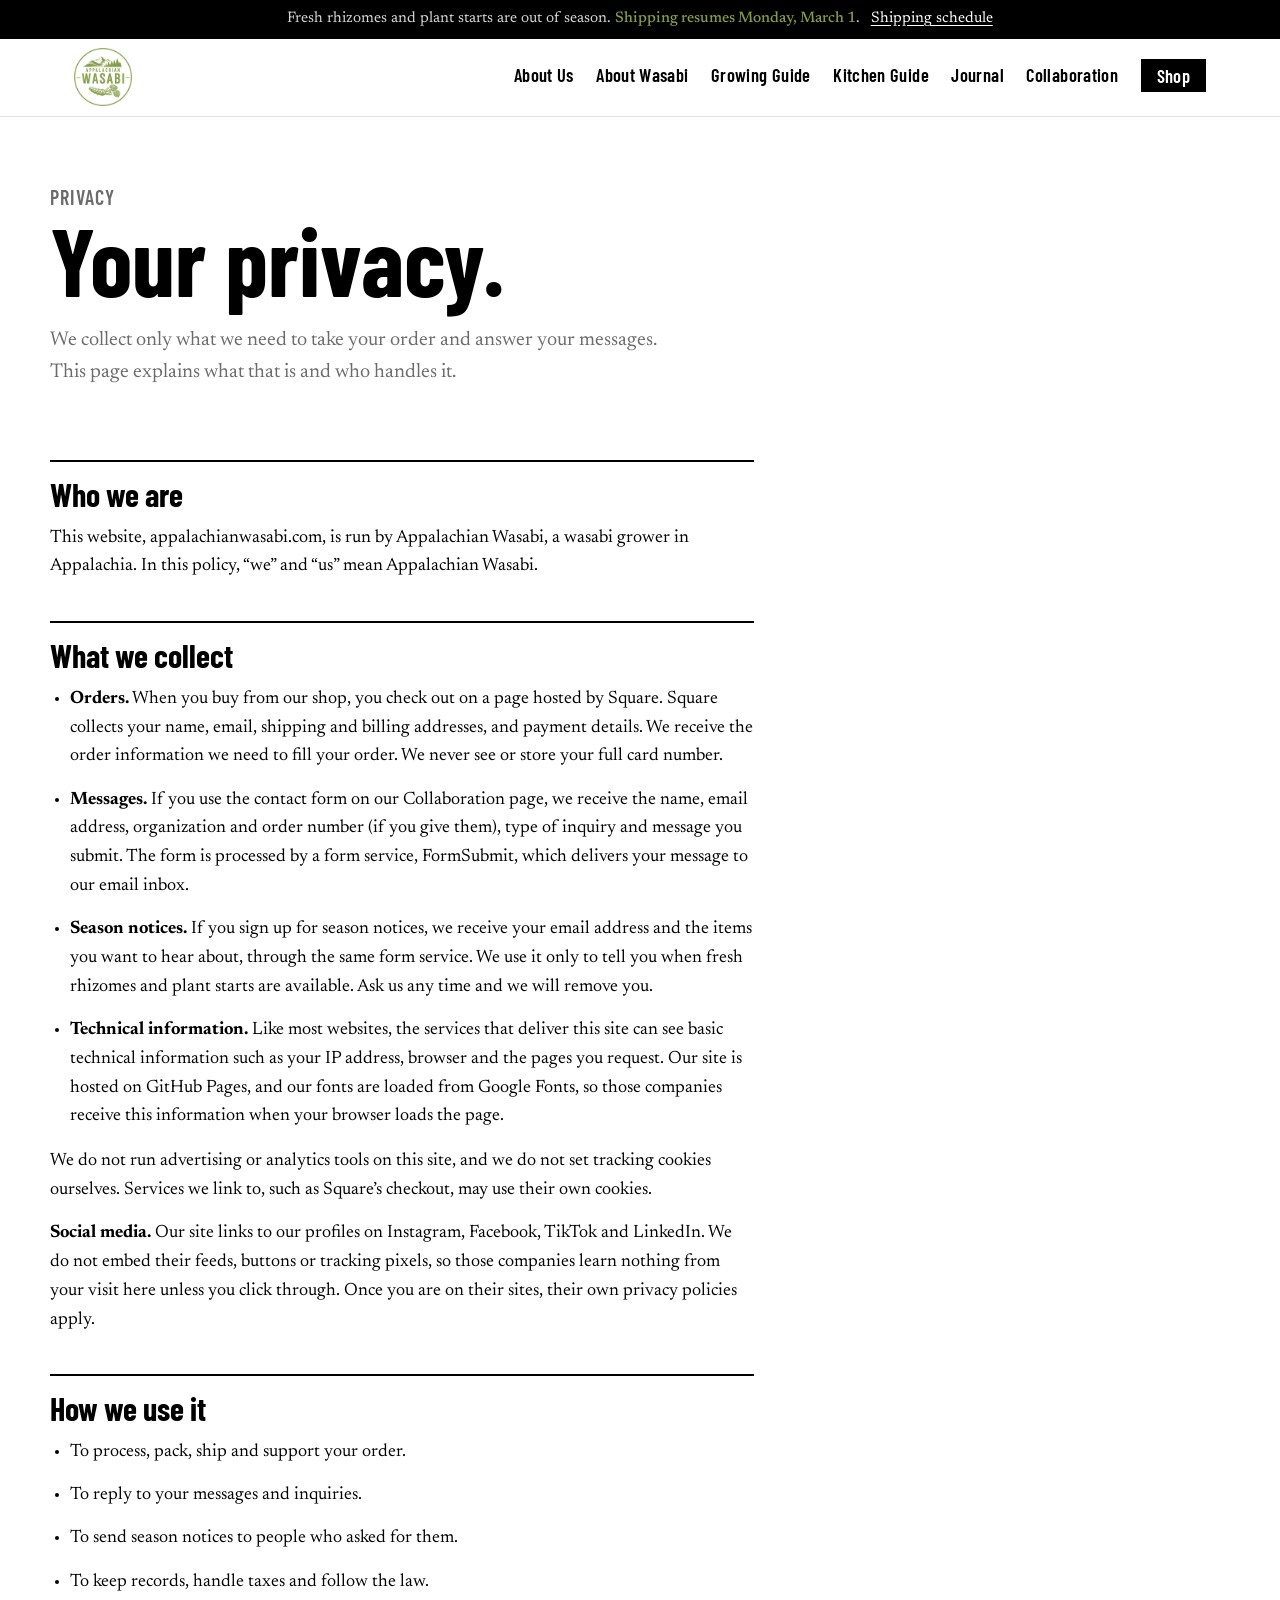
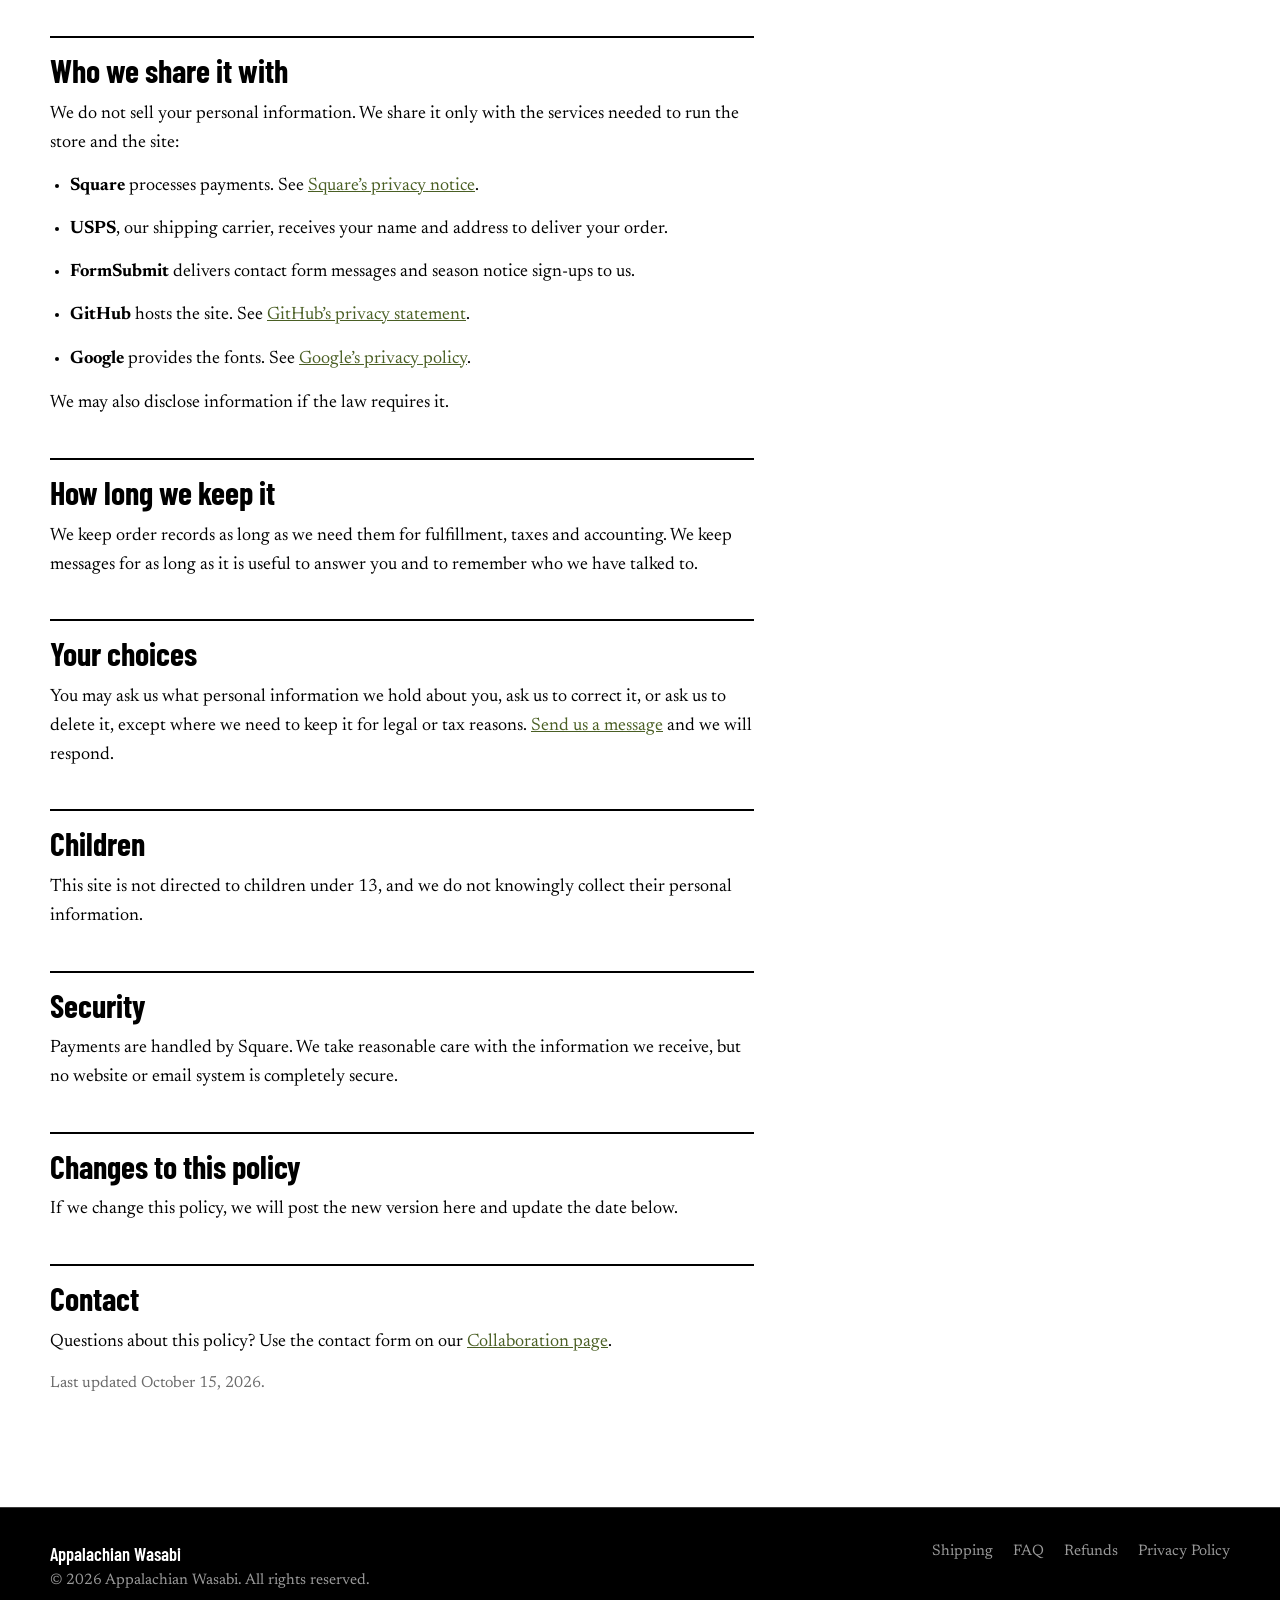
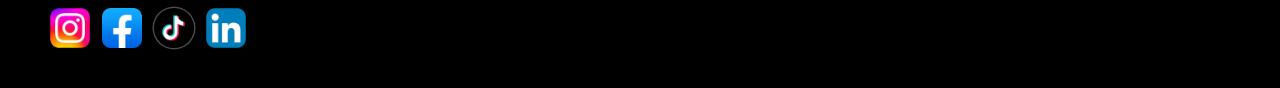
<file: privacy.html>
<!DOCTYPE html>
<html lang="en">
<head>
  <meta charset="utf-8">
  <meta name="viewport" content="width=device-width, initial-scale=1">
  <title>Privacy Policy | Appalachian Wasabi</title>
  <meta name="description" content="What information Appalachian Wasabi collects, how it is used, and who it is shared with.">
  <link rel="canonical" href="https://appalachianwasabi.com/privacy.html">
  <link rel="icon" href="favicon.png">

  <!-- Link previews on Facebook, LinkedIn, iMessage, etc. -->
  <meta property="og:site_name" content="Appalachian Wasabi">
  <meta property="og:type" content="website">
  <meta property="og:title" content="Privacy Policy">
  <meta property="og:description" content="What information Appalachian Wasabi collects, how it is used, and who it is shared with.">
  <meta property="og:url" content="https://appalachianwasabi.com/privacy.html">
  <meta property="og:image" content="https://appalachianwasabi.com/logo.png">
  <meta name="twitter:card" content="summary_large_image">

  <link rel="preconnect" href="https://fonts.googleapis.com">
  <link rel="preconnect" href="https://fonts.gstatic.com" crossorigin>
  <link href="https://fonts.googleapis.com/css2?family=Barlow+Condensed:wght@500;600;700&family=Newsreader:opsz,wght@6..72,400;6..72,500&display=swap" rel="stylesheet">
  <link rel="stylesheet" href="style.css">
  <script>document.documentElement.classList.add('js');</script>
</head>

<body>

  <div class="ship-bar" role="note">
    <span data-ship-next>Fresh rhizomes and plant starts ship Mondays in spring and fall. Order by Friday, 6&nbsp;p.m. Eastern.</span>
    <a href="shipping.html#schedule">Shipping schedule</a>
  </div>

  <header class="site-header">
    <div class="inner">
      <a class="brand" href="index.html" aria-label="Appalachian Wasabi home">
        <img src="logo-header.png" alt="Appalachian Wasabi logo">
      </a>
      <button class="menu-toggle" type="button" aria-expanded="false" aria-controls="site-nav">
        <span class="bars" aria-hidden="true"></span><span class="menu-label">Menu</span>
      </button>
      <nav aria-label="Main" id="site-nav">
        <ul>
          <li><a href="about.html">About Us</a></li>
          <li><a href="facts.html">About Wasabi</a></li>
          <li><a href="grow.html">Growing Guide</a></li>
          <li><a href="kitchen.html">Kitchen Guide</a></li>
          <li><a href="journal.html">Journal</a></li>
          <li><a href="collaboration.html">Collaboration</a></li>
          <li><a href="shop.html" class="nav-buy">Shop</a></li>
        </ul>
      </nav>
    </div>
  </header>

  <main>

    <section class="page-title">
      <div class="inner">
        <p class="eyebrow">Privacy</p>
        <h1>Your privacy.</h1>
        <p>We collect only what we need to take your order and answer your messages. This page explains what that is and who handles it.</p>
      </div>
    </section>

    <section class="policy">
      <div class="inner">
        <h2>Who we are</h2>
        <p>This website, appalachianwasabi.com, is run by Appalachian Wasabi, a wasabi grower in Appalachia. In this policy, &ldquo;we&rdquo; and &ldquo;us&rdquo; mean Appalachian Wasabi.</p>

        <h2>What we collect</h2>
        <ul>
          <li><strong>Orders.</strong> When you buy from our shop, you check out on a page hosted by Square. Square collects your name, email, shipping and billing addresses, and payment details. We receive the order information we need to fill your order. We never see or store your full card number.</li>
          <li><strong>Messages.</strong> If you use the contact form on our Collaboration page, we receive the name, email address, organization and order number (if you give them), type of inquiry and message you submit. The form is processed by a form service, FormSubmit, which delivers your message to our email inbox.</li>
          <li><strong>Season notices.</strong> If you sign up for season notices, we receive your email address and the items you want to hear about, through the same form service. We use it only to tell you when fresh rhizomes and plant starts are available. Ask us any time and we will remove you.</li>
          <li><strong>Technical information.</strong> Like most websites, the services that deliver this site can see basic technical information such as your IP address, browser and the pages you request. Our site is hosted on GitHub Pages, and our fonts are loaded from Google Fonts, so those companies receive this information when your browser loads the page.</li>
        </ul>
        <p>We do not run advertising or analytics tools on this site, and we do not set tracking cookies ourselves. Services we link to, such as Square&rsquo;s checkout, may use their own cookies.</p>
        <p><strong>Social media.</strong> Our site links to our profiles on Instagram, Facebook, TikTok and LinkedIn. We do not embed their feeds, buttons or tracking pixels, so those companies learn nothing from your visit here unless you click through. Once you are on their sites, their own privacy policies apply.</p>

        <h2>How we use it</h2>
        <ul>
          <li>To process, pack, ship and support your order.</li>
          <li>To reply to your messages and inquiries.</li>
          <li>To send season notices to people who asked for them.</li>
          <li>To keep records, handle taxes and follow the law.</li>
        </ul>

        <h2>Who we share it with</h2>
        <p>We do not sell your personal information. We share it only with the services needed to run the store and the site:</p>
        <ul>
          <li><strong>Square</strong> processes payments. See <a href="https://squareup.com/us/en/legal/general/privacy" rel="noopener">Square&rsquo;s privacy notice</a>.</li>
          <li><strong>USPS</strong>, our shipping carrier, receives your name and address to deliver your order.</li>
          <li><strong>FormSubmit</strong> delivers contact form messages and season notice sign-ups to us.</li>
          <li><strong>GitHub</strong> hosts the site. See <a href="https://docs.github.com/en/site-policy/privacy-policies/github-general-privacy-statement" rel="noopener">GitHub&rsquo;s privacy statement</a>.</li>
          <li><strong>Google</strong> provides the fonts. See <a href="https://policies.google.com/privacy" rel="noopener">Google&rsquo;s privacy policy</a>.</li>
        </ul>
        <p>We may also disclose information if the law requires it.</p>

        <h2>How long we keep it</h2>
        <p>We keep order records as long as we need them for fulfillment, taxes and accounting. We keep messages for as long as it is useful to answer you and to remember who we have talked to.</p>

        <h2>Your choices</h2>
        <p>You may ask us what personal information we hold about you, ask us to correct it, or ask us to delete it, except where we need to keep it for legal or tax reasons. <a href="collaboration.html">Send us a message</a> and we will respond.</p>

        <h2>Children</h2>
        <p>This site is not directed to children under 13, and we do not knowingly collect their personal information.</p>

        <h2>Security</h2>
        <p>Payments are handled by Square. We take reasonable care with the information we receive, but no website or email system is completely secure.</p>

        <h2>Changes to this policy</h2>
        <p>If we change this policy, we will post the new version here and update the date below.</p>

        <h2>Contact</h2>
        <p>Questions about this policy? Use the contact form on our <a href="collaboration.html">Collaboration page</a>.</p>
        <p class="policy-updated">Last updated October 15, 2026.</p>
      </div>
    </section>

  </main>

  <footer>
    <div class="inner">
      <div>
        <div class="name">Appalachian Wasabi</div>
        <div>&copy; <span id="year">2026</span> Appalachian Wasabi. All rights reserved.</div>
        <ul class="social social-footer" data-social aria-label="Follow Appalachian Wasabi"></ul>
      </div>
      <ul>
        <li><a href="shipping.html">Shipping</a></li>
        <li><a href="faq.html">FAQ</a></li>
        <li><a href="refunds.html">Refunds</a></li>
        <li><a href="privacy.html" aria-current="page">Privacy Policy</a></li>
      </ul>
    </div>
  </footer>

  <script src="ship.js"></script>
  <script src="social.js"></script>
  <script src="site.js"></script>

  <script>
    document.getElementById('year').textContent = new Date().getFullYear();
  </script>
</body>
</html>
</file>
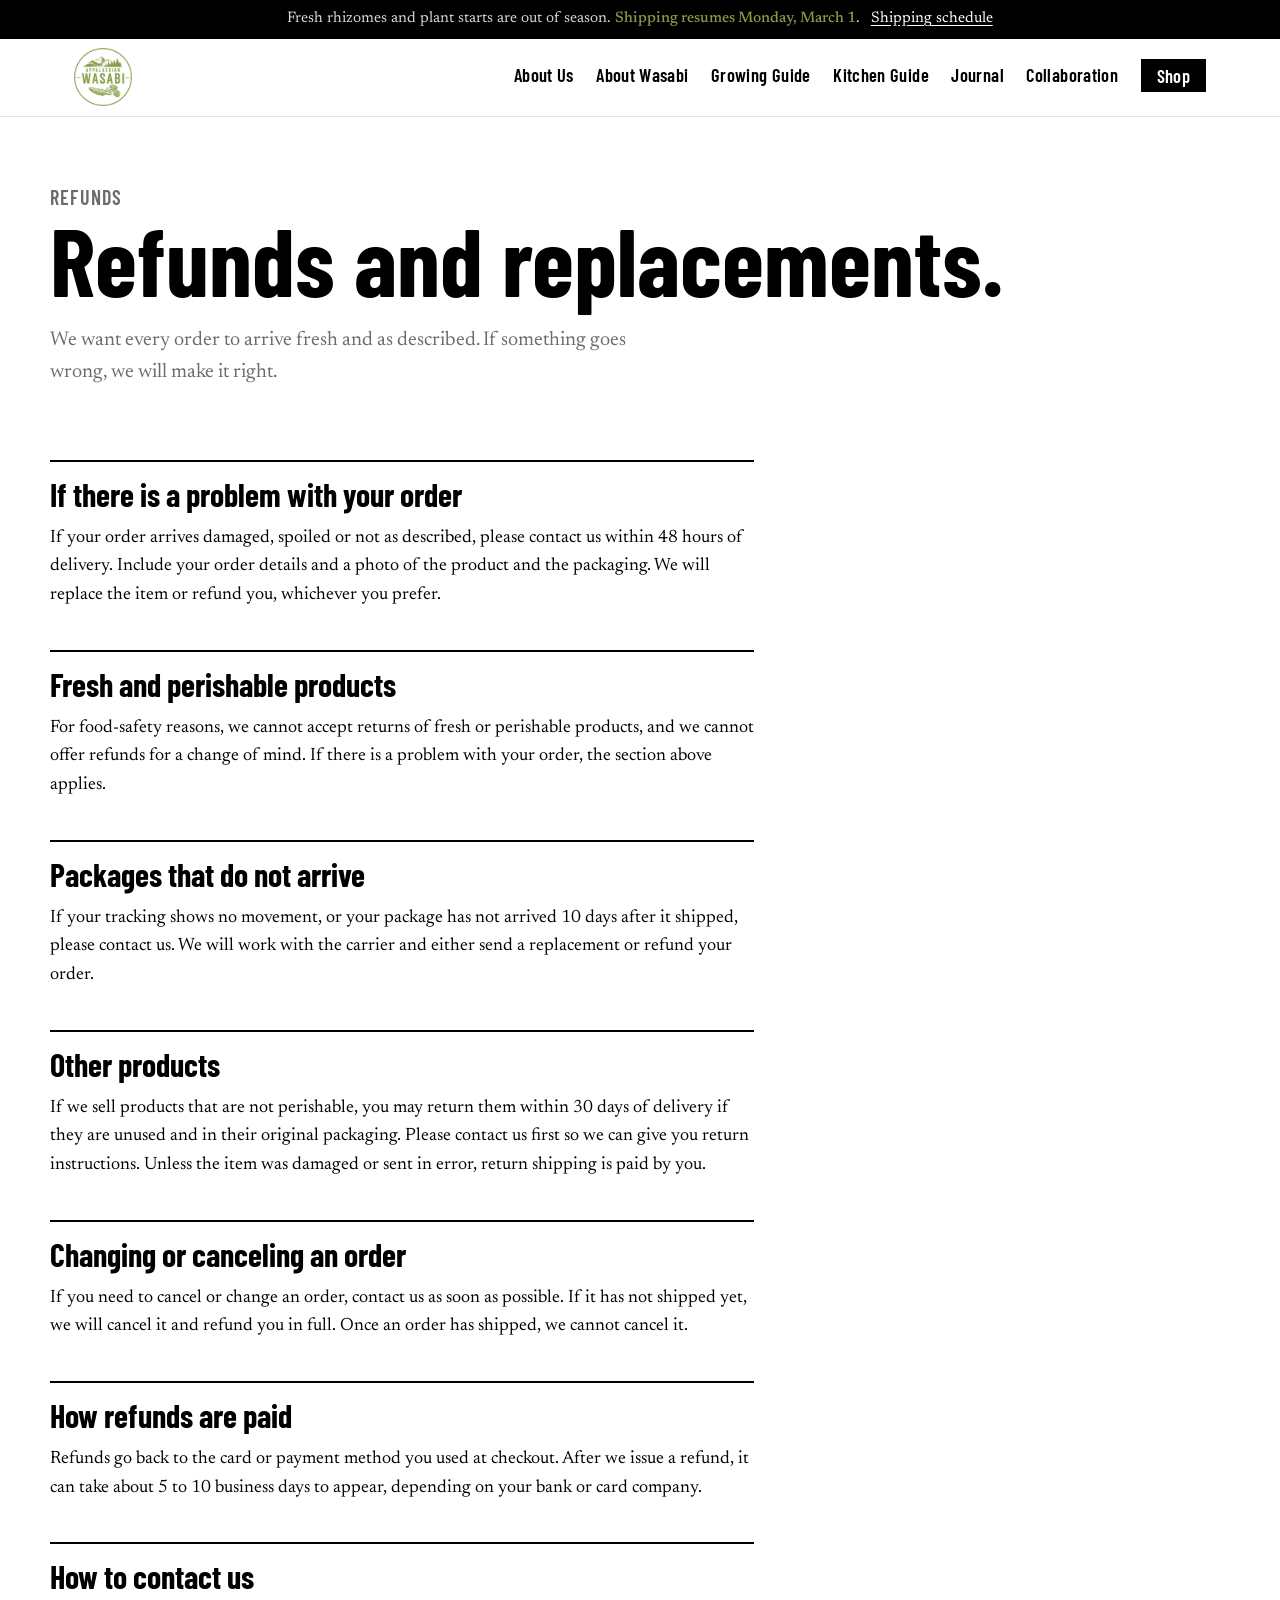
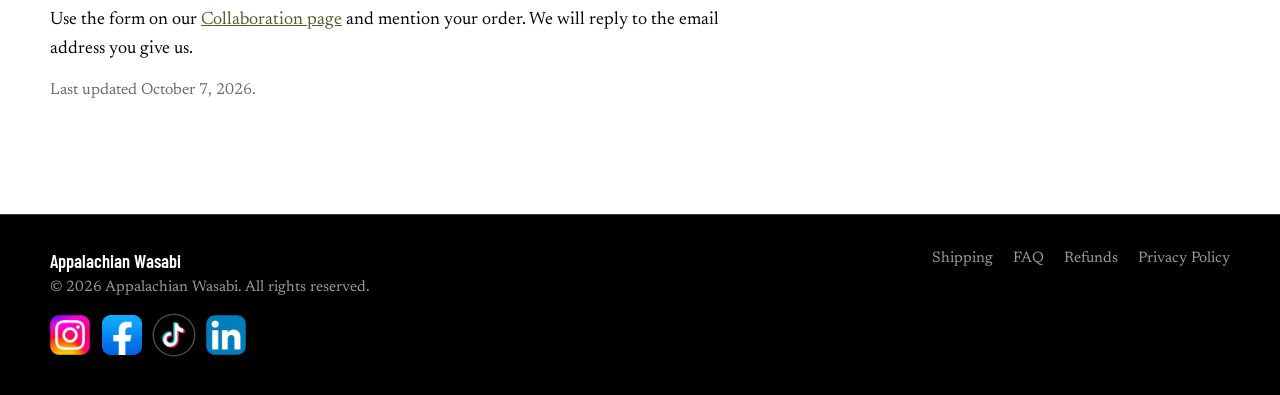
<file: refunds.html>
<!DOCTYPE html>
<html lang="en">
<head>
  <meta charset="utf-8">
  <meta name="viewport" content="width=device-width, initial-scale=1">
  <title>Refund Policy | Appalachian Wasabi</title>
  <meta name="description" content="Appalachian Wasabi's refund and replacement policy for fresh and perishable products.">
  <link rel="canonical" href="https://appalachianwasabi.com/refunds.html">
  <link rel="icon" href="favicon.png">

  <!-- Link previews on Facebook, LinkedIn, iMessage, etc. -->
  <meta property="og:site_name" content="Appalachian Wasabi">
  <meta property="og:type" content="website">
  <meta property="og:title" content="Refund Policy">
  <meta property="og:description" content="Appalachian Wasabi's refund and replacement policy for fresh and perishable products.">
  <meta property="og:url" content="https://appalachianwasabi.com/refunds.html">
  <meta property="og:image" content="https://appalachianwasabi.com/logo.png">
  <meta name="twitter:card" content="summary_large_image">

  <link rel="preconnect" href="https://fonts.googleapis.com">
  <link rel="preconnect" href="https://fonts.gstatic.com" crossorigin>
  <link href="https://fonts.googleapis.com/css2?family=Barlow+Condensed:wght@500;600;700&family=Newsreader:opsz,wght@6..72,400;6..72,500&display=swap" rel="stylesheet">
  <link rel="stylesheet" href="style.css">
  <script>document.documentElement.classList.add('js');</script>
</head>

<body>

  <div class="ship-bar" role="note">
    <span data-ship-next>Fresh rhizomes and plant starts ship Mondays in spring and fall. Order by Friday, 6&nbsp;p.m. Eastern.</span>
    <a href="shipping.html#schedule">Shipping schedule</a>
  </div>

  <header class="site-header">
    <div class="inner">
      <a class="brand" href="index.html" aria-label="Appalachian Wasabi home">
        <img src="logo-header.png" alt="Appalachian Wasabi logo">
      </a>
      <button class="menu-toggle" type="button" aria-expanded="false" aria-controls="site-nav">
        <span class="bars" aria-hidden="true"></span><span class="menu-label">Menu</span>
      </button>
      <nav aria-label="Main" id="site-nav">
        <ul>
          <li><a href="about.html">About Us</a></li>
          <li><a href="facts.html">About Wasabi</a></li>
          <li><a href="grow.html">Growing Guide</a></li>
          <li><a href="kitchen.html">Kitchen Guide</a></li>
          <li><a href="journal.html">Journal</a></li>
          <li><a href="collaboration.html">Collaboration</a></li>
          <li><a href="shop.html" class="nav-buy">Shop</a></li>
        </ul>
      </nav>
    </div>
  </header>

  <main>

    <section class="page-title">
      <div class="inner">
        <p class="eyebrow">Refunds</p>
        <h1>Refunds and replacements.</h1>
        <p>We want every order to arrive fresh and as described. If something goes wrong, we will make it right.</p>
      </div>
    </section>

    <section class="policy">
      <div class="inner">
        <h2>If there is a problem with your order</h2>
        <p>If your order arrives damaged, spoiled or not as described, please contact us within 48 hours of delivery. Include your order details and a photo of the product and the packaging. We will replace the item or refund you, whichever you prefer.</p>

        <h2>Fresh and perishable products</h2>
        <p>For food-safety reasons, we cannot accept returns of fresh or perishable products, and we cannot offer refunds for a change of mind. If there is a problem with your order, the section above applies.</p>

        <h2>Packages that do not arrive</h2>
        <p>If your tracking shows no movement, or your package has not arrived 10 days after it shipped, please contact us. We will work with the carrier and either send a replacement or refund your order.</p>

        <h2>Other products</h2>
        <p>If we sell products that are not perishable, you may return them within 30 days of delivery if they are unused and in their original packaging. Please contact us first so we can give you return instructions. Unless the item was damaged or sent in error, return shipping is paid by you.</p>

        <h2>Changing or canceling an order</h2>
        <p>If you need to cancel or change an order, contact us as soon as possible. If it has not shipped yet, we will cancel it and refund you in full. Once an order has shipped, we cannot cancel it.</p>

        <h2>How refunds are paid</h2>
        <p>Refunds go back to the card or payment method you used at checkout. After we issue a refund, it can take about 5 to 10 business days to appear, depending on your bank or card company.</p>

        <h2>How to contact us</h2>
        <p>Use the form on our <a href="collaboration.html">Collaboration page</a> and mention your order. We will reply to the email address you give us.</p>
        <p class="policy-updated">Last updated October 7, 2026.</p>
      </div>
    </section>

  </main>

  <footer>
    <div class="inner">
      <div>
        <div class="name">Appalachian Wasabi</div>
        <div>&copy; <span id="year">2026</span> Appalachian Wasabi. All rights reserved.</div>
        <ul class="social social-footer" data-social aria-label="Follow Appalachian Wasabi"></ul>
      </div>
      <ul>
        <li><a href="shipping.html">Shipping</a></li>
        <li><a href="faq.html">FAQ</a></li>
        <li><a href="refunds.html" aria-current="page">Refunds</a></li>
        <li><a href="privacy.html">Privacy Policy</a></li>
      </ul>
    </div>
  </footer>

  <script src="ship.js"></script>
  <script src="social.js"></script>
  <script src="site.js"></script>

  <script>
    document.getElementById('year').textContent = new Date().getFullYear();
  </script>
</body>
</html>
</file>
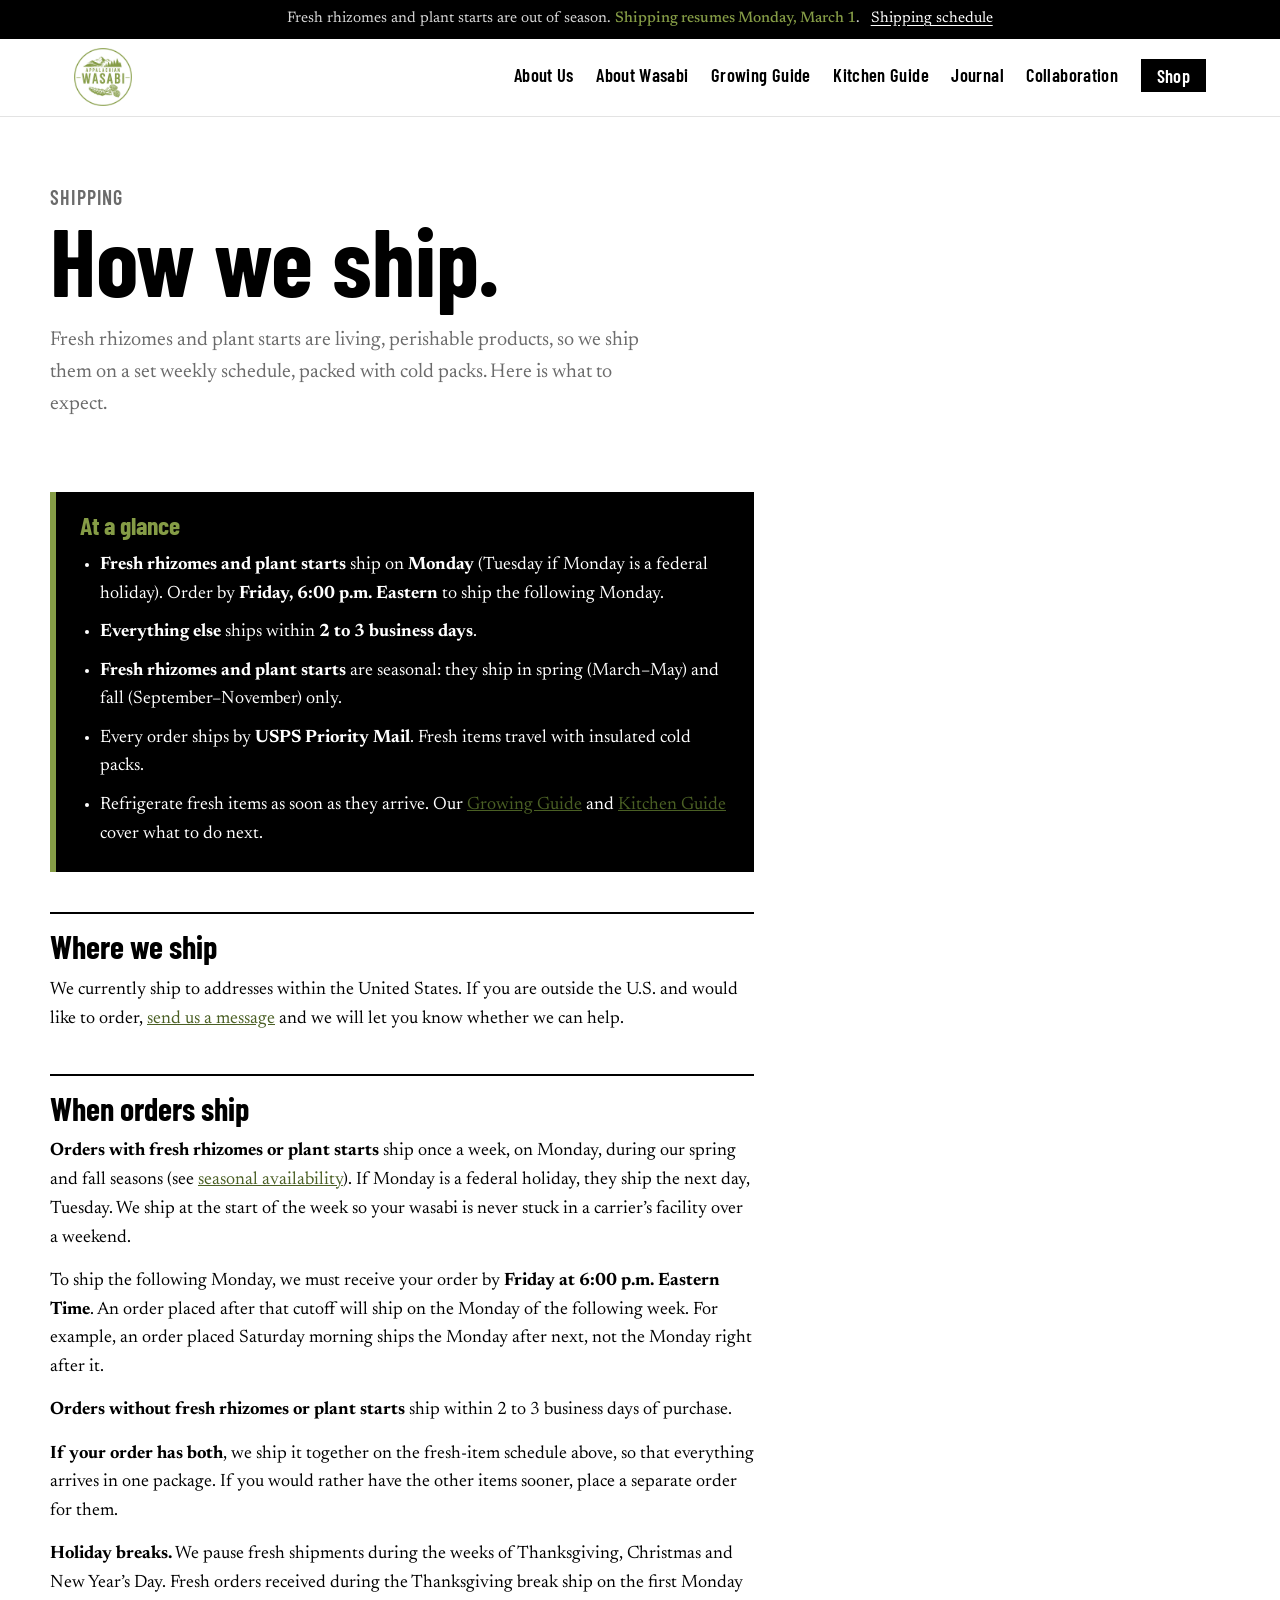
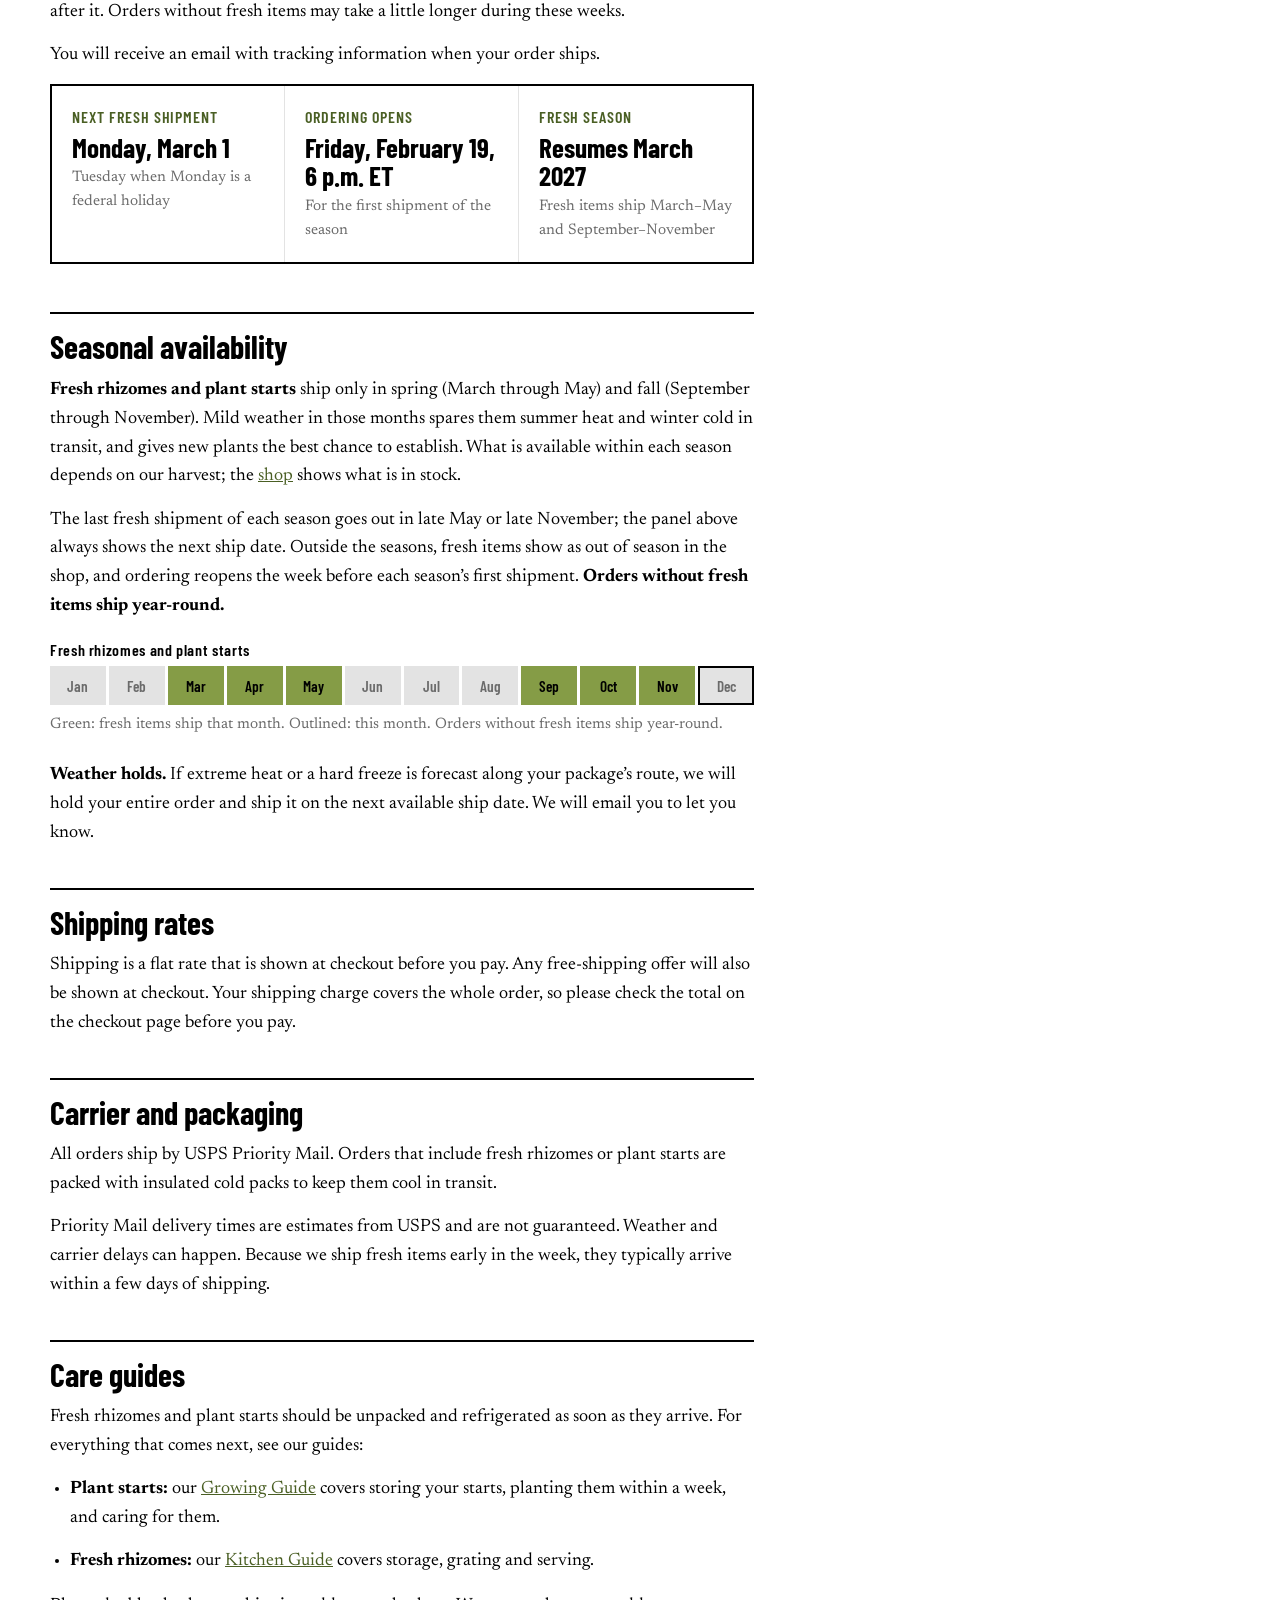
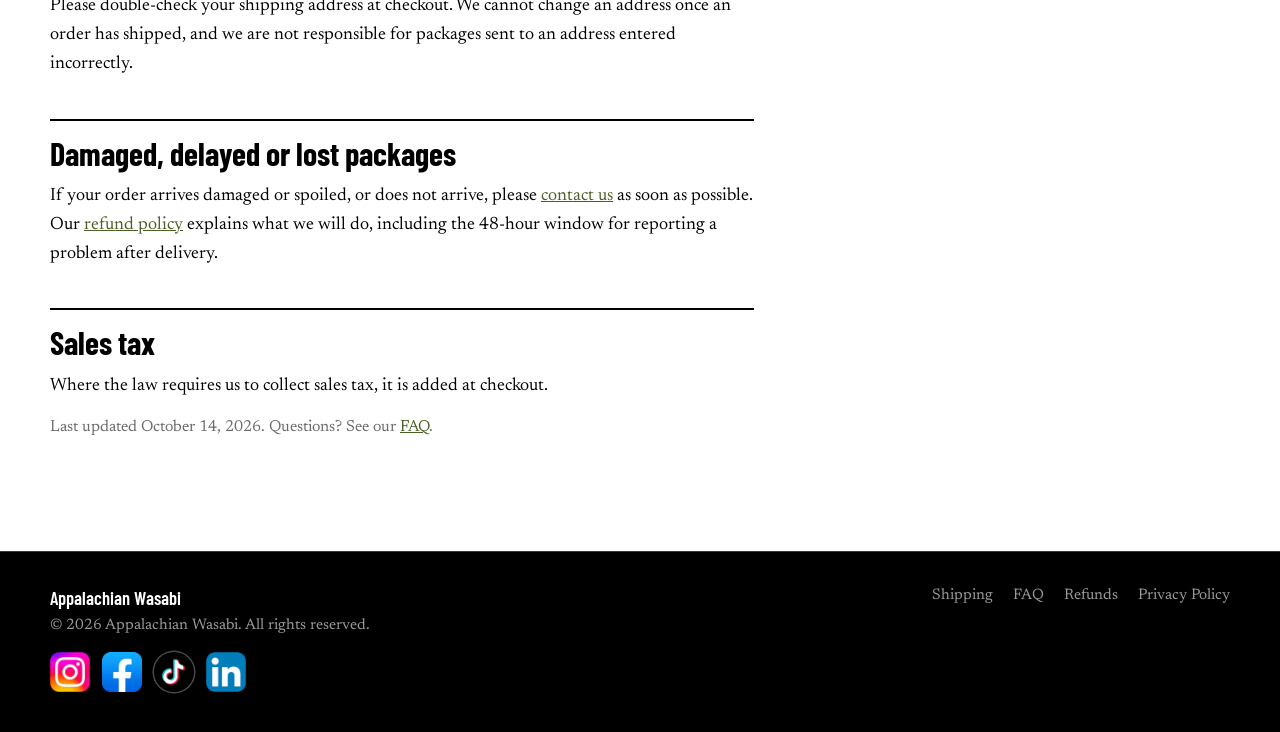
<file: shipping.html>
<!DOCTYPE html>
<html lang="en">
<head>
  <meta charset="utf-8">
  <meta name="viewport" content="width=device-width, initial-scale=1">
  <title>Shipping Policy | Appalachian Wasabi</title>
  <meta name="description" content="When and how Appalachian Wasabi ships orders, seasonal availability of plant starts, and how to care for fresh rhizomes and plant starts when they arrive.">
  <link rel="canonical" href="https://appalachianwasabi.com/shipping.html">
  <link rel="icon" href="favicon.png">

  <!-- Link previews on Facebook, LinkedIn, iMessage, etc. -->
  <meta property="og:site_name" content="Appalachian Wasabi">
  <meta property="og:type" content="website">
  <meta property="og:title" content="Shipping Policy">
  <meta property="og:description" content="When and how Appalachian Wasabi ships orders, seasonal availability of plant starts, and how to care for fresh rhizomes and plant starts when they arrive.">
  <meta property="og:url" content="https://appalachianwasabi.com/shipping.html">
  <meta property="og:image" content="https://appalachianwasabi.com/logo.png">
  <meta name="twitter:card" content="summary_large_image">

  <link rel="preconnect" href="https://fonts.googleapis.com">
  <link rel="preconnect" href="https://fonts.gstatic.com" crossorigin>
  <link href="https://fonts.googleapis.com/css2?family=Barlow+Condensed:wght@500;600;700&family=Newsreader:opsz,wght@6..72,400;6..72,500&display=swap" rel="stylesheet">
  <link rel="stylesheet" href="style.css">
  <script>document.documentElement.classList.add('js');</script>
</head>

<body>

  <div class="ship-bar" role="note">
    <span data-ship-next>Fresh rhizomes and plant starts ship Mondays in spring and fall. Order by Friday, 6&nbsp;p.m. Eastern.</span>
    <a href="shipping.html#schedule">Shipping schedule</a>
  </div>

  <header class="site-header">
    <div class="inner">
      <a class="brand" href="index.html" aria-label="Appalachian Wasabi home">
        <img src="logo-header.png" alt="Appalachian Wasabi logo">
      </a>
      <button class="menu-toggle" type="button" aria-expanded="false" aria-controls="site-nav">
        <span class="bars" aria-hidden="true"></span><span class="menu-label">Menu</span>
      </button>
      <nav aria-label="Main" id="site-nav">
        <ul>
          <li><a href="about.html">About Us</a></li>
          <li><a href="facts.html">About Wasabi</a></li>
          <li><a href="grow.html">Growing Guide</a></li>
          <li><a href="kitchen.html">Kitchen Guide</a></li>
          <li><a href="journal.html">Journal</a></li>
          <li><a href="collaboration.html">Collaboration</a></li>
          <li><a href="shop.html" class="nav-buy">Shop</a></li>
        </ul>
      </nav>
    </div>
  </header>

  <main>

    <section class="page-title">
      <div class="inner">
        <p class="eyebrow">Shipping</p>
        <h1>How we ship.</h1>
        <p>Fresh rhizomes and plant starts are living, perishable products, so we ship them on a set weekly schedule, packed with cold packs. Here is what to expect.</p>
      </div>
    </section>

    <section class="policy">
      <div class="inner">

        <div class="policy-summary" aria-labelledby="glance-heading">
          <h2 id="glance-heading">At a glance</h2>
          <ul>
            <li><strong>Fresh rhizomes and plant starts</strong> ship on <strong>Monday</strong> (Tuesday if Monday is a federal holiday). Order by <strong>Friday, 6:00 p.m. Eastern</strong> to ship the following Monday.</li>
            <li><strong>Everything else</strong> ships within <strong>2 to 3 business days</strong>.</li>
            <li><strong>Fresh rhizomes and plant starts</strong> are seasonal: they ship in spring (March&ndash;May) and fall (September&ndash;November) only.</li>
            <li>Every order ships by <strong>USPS Priority Mail</strong>. Fresh items travel with insulated cold packs.</li>
            <li>Refrigerate fresh items as soon as they arrive. Our <a href="grow.html">Growing Guide</a> and <a href="kitchen.html">Kitchen Guide</a> cover what to do next.</li>
          </ul>
        </div>

        <h2>Where we ship</h2>
        <p>We currently ship to addresses within the United States. If you are outside the U.S. and would like to order, <a href="collaboration.html">send us a message</a> and we will let you know whether we can help.</p>

        <h2 id="schedule">When orders ship</h2>
        <p><strong>Orders with fresh rhizomes or plant starts</strong> ship once a week, on Monday, during our spring and fall seasons (see <a href="#seasons">seasonal availability</a>). If Monday is a federal holiday, they ship the next day, Tuesday. We ship at the start of the week so your wasabi is never stuck in a carrier&rsquo;s facility over a weekend.</p>
        <p>To ship the following Monday, we must receive your order by <strong>Friday at 6:00 p.m. Eastern Time</strong>. An order placed after that cutoff will ship on the Monday of the following week. For example, an order placed Saturday morning ships the Monday after next, not the Monday right after it.</p>
        <p><strong>Orders without fresh rhizomes or plant starts</strong> ship within 2 to 3 business days of purchase.</p>
        <p><strong>If your order has both</strong>, we ship it together on the fresh-item schedule above, so that everything arrives in one package. If you would rather have the other items sooner, place a separate order for them.</p>
        <p><strong>Holiday breaks.</strong> We pause fresh shipments during the weeks of Thanksgiving, Christmas and New Year&rsquo;s Day. Fresh orders received during the Thanksgiving break ship on the first Monday after it. Orders without fresh items may take a little longer during these weeks.</p>
        <p>You will receive an email with tracking information when your order ships.</p>
        <div class="ship-panel" aria-live="polite">
          <div><span class="label">Next fresh shipment</span><span class="value" data-ship-date>Monday</span><span class="sub">Tuesday when Monday is a federal holiday</span></div>
          <div><span class="label">Order by</span><span class="value" data-ship-orderby>Friday, 6 p.m. ET</span><span class="sub">Later orders ship the following week</span></div>
          <div><span class="label">Fresh season</span><span class="value" data-ship-season>Spring &amp; fall</span><span class="sub">Fresh items ship March&ndash;May and September&ndash;November</span></div>
        </div>

        <h2 id="seasons">Seasonal availability</h2>
        <p><strong>Fresh rhizomes and plant starts</strong> ship only in spring (March through May) and fall (September through November). Mild weather in those months spares them summer heat and winter cold in transit, and gives new plants the best chance to establish. What is available within each season depends on our harvest; the <a href="shop.html">shop</a> shows what is in stock.</p>
        <p>The last fresh shipment of each season goes out in late May or late November; the panel above always shows the next ship date. Outside the seasons, fresh items show as out of season in the shop, and ordering reopens the week before each season&rsquo;s first shipment. <strong>Orders without fresh items ship year-round.</strong></p>
        <div class="season-strip">
          <p class="row-label">Fresh rhizomes and plant starts</p>
          <ul class="months" aria-label="Months when fresh rhizomes and plant starts ship"><li class="" title="January">Jan<span class="visually-hidden">: does not ship</span></li><li class="" title="February">Feb<span class="visually-hidden">: does not ship</span></li><li class="on" title="March">Mar<span class="visually-hidden">: ships</span></li><li class="on" title="April">Apr<span class="visually-hidden">: ships</span></li><li class="on" title="May">May<span class="visually-hidden">: ships</span></li><li class="" title="June">Jun<span class="visually-hidden">: does not ship</span></li><li class="" title="July">Jul<span class="visually-hidden">: does not ship</span></li><li class="" title="August">Aug<span class="visually-hidden">: does not ship</span></li><li class="on" title="September">Sep<span class="visually-hidden">: ships</span></li><li class="on" title="October">Oct<span class="visually-hidden">: ships</span></li><li class="on" title="November">Nov<span class="visually-hidden">: ships</span></li><li class="" title="December">Dec<span class="visually-hidden">: does not ship</span></li></ul>
          <p class="key">Green: fresh items ship that month. Outlined: this month. Orders without fresh items ship year-round.</p>
        </div>
        <p><strong>Weather holds.</strong> If extreme heat or a hard freeze is forecast along your package&rsquo;s route, we will hold your entire order and ship it on the next available ship date. We will email you to let you know.</p>

        <h2>Shipping rates</h2>
        <p>Shipping is a flat rate that is shown at checkout before you pay. Any free-shipping offer will also be shown at checkout. Your shipping charge covers the whole order, so please check the total on the checkout page before you pay.</p>

        <h2>Carrier and packaging</h2>
        <p>All orders ship by USPS Priority Mail. Orders that include fresh rhizomes or plant starts are packed with insulated cold packs to keep them cool in transit.</p>
        <p>Priority Mail delivery times are estimates from USPS and are not guaranteed. Weather and carrier delays can happen. Because we ship fresh items early in the week, they typically arrive within a few days of shipping.</p>

        <h2>Care guides</h2>
        <p>Fresh rhizomes and plant starts should be unpacked and refrigerated as soon as they arrive. For everything that comes next, see our guides:</p>
        <ul>
          <li><strong>Plant starts:</strong> our <a href="grow.html">Growing Guide</a> covers storing your starts, planting them within a week, and caring for them.</li>
          <li><strong>Fresh rhizomes:</strong> our <a href="kitchen.html">Kitchen Guide</a> covers storage, grating and serving.</li>
        </ul>
        <p>Please double-check your shipping address at checkout. We cannot change an address once an order has shipped, and we are not responsible for packages sent to an address entered incorrectly.</p>

        <h2>Damaged, delayed or lost packages</h2>
        <p>If your order arrives damaged or spoiled, or does not arrive, please <a href="collaboration.html">contact us</a> as soon as possible. Our <a href="refunds.html">refund policy</a> explains what we will do, including the 48-hour window for reporting a problem after delivery.</p>

        <h2>Sales tax</h2>
        <p>Where the law requires us to collect sales tax, it is added at checkout.</p>
        <p class="policy-updated">Last updated October 14, 2026. Questions? See our <a href="faq.html">FAQ</a>.</p>
      </div>
    </section>

  </main>

  <footer>
    <div class="inner">
      <div>
        <div class="name">Appalachian Wasabi</div>
        <div>&copy; <span id="year">2026</span> Appalachian Wasabi. All rights reserved.</div>
        <ul class="social social-footer" data-social aria-label="Follow Appalachian Wasabi"></ul>
      </div>
      <ul>
        <li><a href="shipping.html" aria-current="page">Shipping</a></li>
        <li><a href="faq.html">FAQ</a></li>
        <li><a href="refunds.html">Refunds</a></li>
        <li><a href="privacy.html">Privacy Policy</a></li>
      </ul>
    </div>
  </footer>

  <script src="ship.js"></script>
  <script src="social.js"></script>
  <script src="site.js"></script>
  <script>
    document.getElementById('year').textContent = new Date().getFullYear();
  </script>
</body>
</html>
</file>
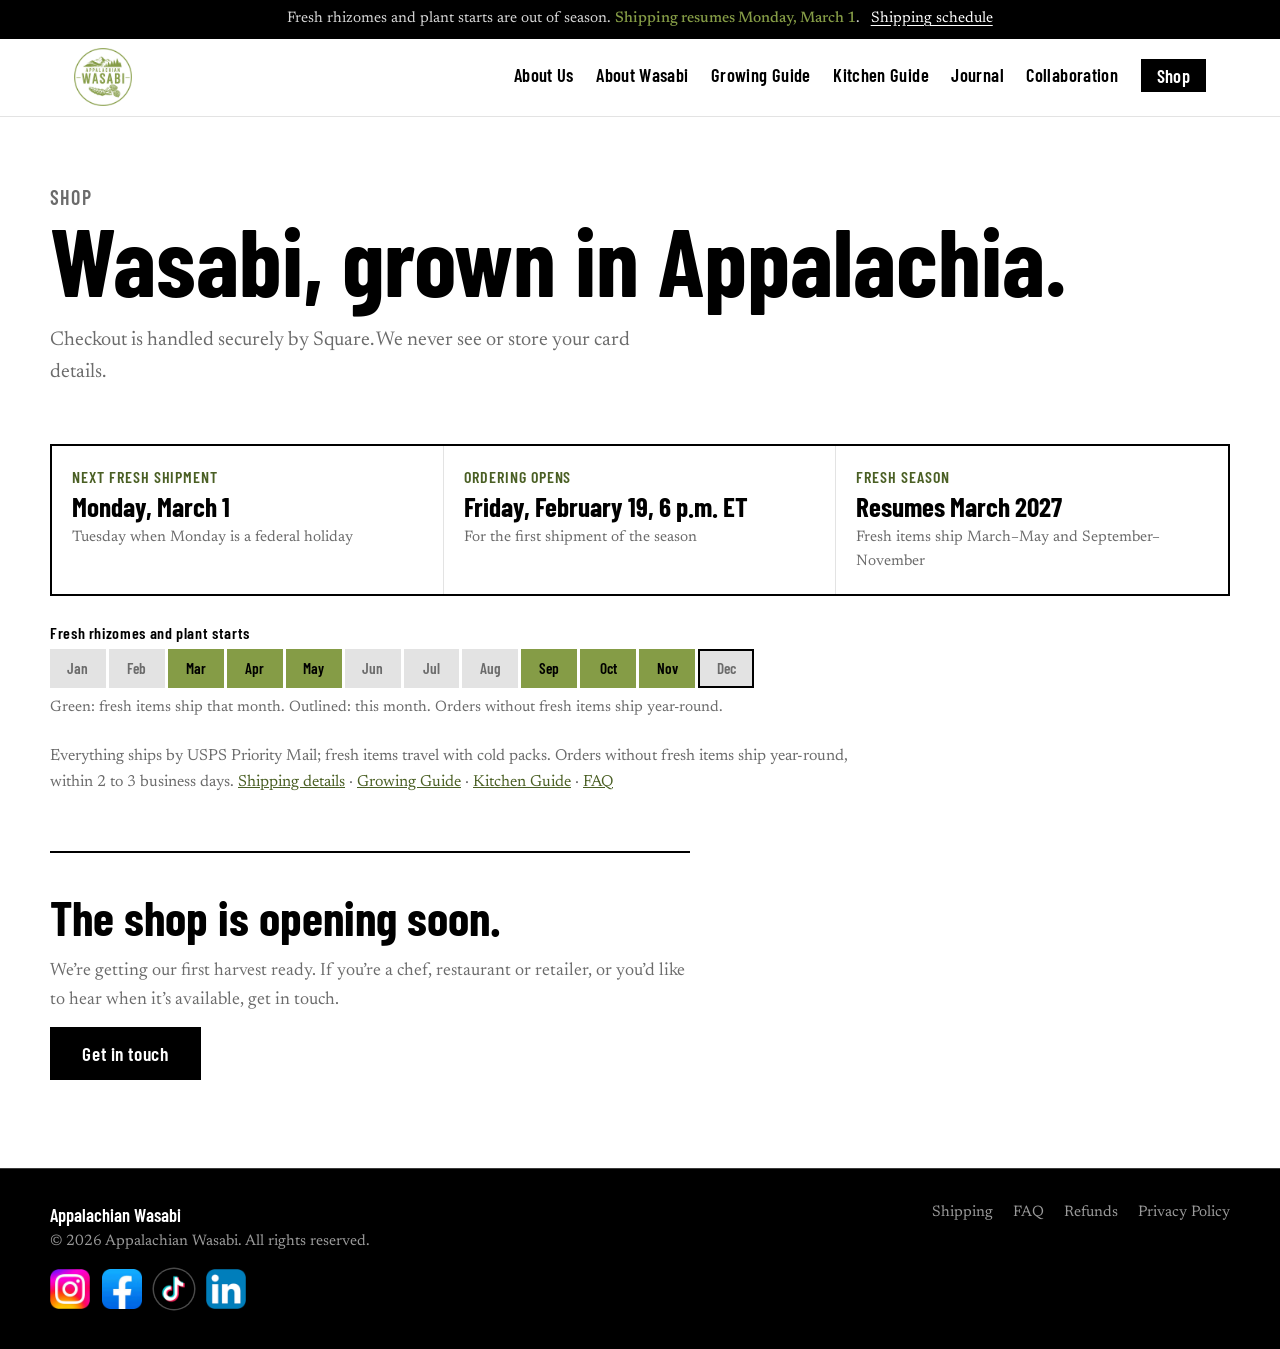
<file: shop.html>
<!DOCTYPE html>
<html lang="en">
<head>
  <meta charset="utf-8">
  <meta name="viewport" content="width=device-width, initial-scale=1">
  <title>Shop | Appalachian Wasabi</title>
  <meta name="description" content="Shop authentic wasabi grown in Appalachia.">
  <link rel="canonical" href="https://appalachianwasabi.com/shop.html">
  <link rel="icon" href="favicon.png">

  <!-- Link previews on Facebook, LinkedIn, iMessage, etc. -->
  <meta property="og:site_name" content="Appalachian Wasabi">
  <meta property="og:type" content="website">
  <meta property="og:title" content="Shop">
  <meta property="og:description" content="Shop authentic wasabi grown in Appalachia.">
  <meta property="og:url" content="https://appalachianwasabi.com/shop.html">
  <meta property="og:image" content="https://appalachianwasabi.com/logo.png">
  <meta name="twitter:card" content="summary_large_image">

  <link rel="preconnect" href="https://fonts.googleapis.com">
  <link rel="preconnect" href="https://fonts.gstatic.com" crossorigin>
  <link href="https://fonts.googleapis.com/css2?family=Barlow+Condensed:wght@500;600;700&family=Newsreader:opsz,wght@6..72,400;6..72,500&display=swap" rel="stylesheet">
  <link rel="stylesheet" href="style.css">
  <script>document.documentElement.classList.add('js');</script>
</head>

<body>

  <div class="ship-bar" role="note">
    <span data-ship-next>Fresh rhizomes and plant starts ship Mondays in spring and fall. Order by Friday, 6&nbsp;p.m. Eastern.</span>
    <a href="shipping.html#schedule">Shipping schedule</a>
  </div>

  <header class="site-header">
    <div class="inner">
      <a class="brand" href="index.html" aria-label="Appalachian Wasabi home">
        <img src="logo-header.png" alt="Appalachian Wasabi logo">
      </a>
      <button class="menu-toggle" type="button" aria-expanded="false" aria-controls="site-nav">
        <span class="bars" aria-hidden="true"></span><span class="menu-label">Menu</span>
      </button>
      <nav aria-label="Main" id="site-nav">
        <ul>
          <li><a href="about.html">About Us</a></li>
          <li><a href="facts.html">About Wasabi</a></li>
          <li><a href="grow.html">Growing Guide</a></li>
          <li><a href="kitchen.html">Kitchen Guide</a></li>
          <li><a href="journal.html">Journal</a></li>
          <li><a href="collaboration.html">Collaboration</a></li>
          <li><a href="shop.html" class="nav-buy" aria-current="page">Shop</a></li>
        </ul>
      </nav>
    </div>
  </header>

  <main>

    <section class="page-title">
      <div class="inner">
        <p class="eyebrow">Shop</p>
        <h1>Wasabi, grown in Appalachia.</h1>
        <p>Checkout is handled securely by Square. We never see or store your card details.</p>
      </div>
    </section>


    <section class="shop-info" aria-labelledby="shop-ship-heading">
      <div class="inner">
        <h2 id="shop-ship-heading" class="visually-hidden">Shipping and availability</h2>
        <div class="ship-panel" aria-live="polite">
          <div><span class="label">Next fresh shipment</span><span class="value" data-ship-date>Monday</span><span class="sub">Tuesday when Monday is a federal holiday</span></div>
          <div><span class="label">Order by</span><span class="value" data-ship-orderby>Friday, 6 p.m. ET</span><span class="sub">Later orders ship the following week</span></div>
          <div><span class="label">Fresh season</span><span class="value" data-ship-season>Spring &amp; fall</span><span class="sub">Fresh items ship March&ndash;May and September&ndash;November</span></div>
        </div>
        <div class="season-strip">
          <p class="row-label">Fresh rhizomes and plant starts</p>
          <ul class="months" aria-label="Months when fresh rhizomes and plant starts ship"><li class="" title="January">Jan<span class="visually-hidden">: does not ship</span></li><li class="" title="February">Feb<span class="visually-hidden">: does not ship</span></li><li class="on" title="March">Mar<span class="visually-hidden">: ships</span></li><li class="on" title="April">Apr<span class="visually-hidden">: ships</span></li><li class="on" title="May">May<span class="visually-hidden">: ships</span></li><li class="" title="June">Jun<span class="visually-hidden">: does not ship</span></li><li class="" title="July">Jul<span class="visually-hidden">: does not ship</span></li><li class="" title="August">Aug<span class="visually-hidden">: does not ship</span></li><li class="on" title="September">Sep<span class="visually-hidden">: ships</span></li><li class="on" title="October">Oct<span class="visually-hidden">: ships</span></li><li class="on" title="November">Nov<span class="visually-hidden">: ships</span></li><li class="" title="December">Dec<span class="visually-hidden">: does not ship</span></li></ul>
          <p class="key">Green: fresh items ship that month. Outlined: this month. Orders without fresh items ship year-round.</p>
        </div>
        <p class="shop-links">Everything ships by USPS Priority Mail; fresh items travel with cold packs. Orders without fresh items ship year-round, within 2 to 3 business days.
          <a href="shipping.html">Shipping details</a> &middot; <a href="grow.html">Growing Guide</a> &middot; <a href="kitchen.html">Kitchen Guide</a> &middot; <a href="faq.html">FAQ</a></p>
      </div>
    </section>

    <section class="shop" aria-labelledby="shop-heading">
      <div class="inner">
        <h2 id="shop-heading" class="visually-hidden">Products</h2>

        <div class="product-grid" id="product-grid"></div>

        <div class="shop-empty" id="shop-empty" hidden>
          <h2>The shop is opening soon.</h2>
          <p>We&rsquo;re getting our first harvest ready. If you&rsquo;re a chef, restaurant or retailer, or you&rsquo;d like to hear when it&rsquo;s available, get in touch.</p>
          <a class="btn btn-primary" href="collaboration.html">Get in touch</a>
        </div>

        <noscript>
          <p>The shop needs JavaScript to list products. Please enable it, or <a href="collaboration.html">contact us</a> to order.</p>
        </noscript>
      </div>
    </section>

  </main>

  <footer>
    <div class="inner">
      <div>
        <div class="name">Appalachian Wasabi</div>
        <div>&copy; <span id="year">2026</span> Appalachian Wasabi. All rights reserved.</div>
        <ul class="social social-footer" data-social aria-label="Follow Appalachian Wasabi"></ul>
      </div>
      <ul>
        <li><a href="shipping.html">Shipping</a></li>
        <li><a href="faq.html">FAQ</a></li>
        <li><a href="refunds.html">Refunds</a></li>
        <li><a href="privacy.html">Privacy Policy</a></li>
      </ul>
    </div>
  </footer>

  <script src="ship.js"></script>
  <script src="social.js"></script>
  <script src="site.js"></script>

  <script src="products.js"></script>
  <script>
    document.getElementById('year').textContent = new Date().getFullYear();

    (function () {
      var items = Array.isArray(window.PRODUCTS) ? window.PRODUCTS : [];
      var grid = document.getElementById('product-grid');
      var empty = document.getElementById('shop-empty');
      var ship = window.AWShip;

      if (!items.length) { empty.hidden = false; return; }

      // Shipping facts for fresh items, worked out once.
      var next = ship ? ship.upcoming(1)[0] : null;
      var freshOpen = ship ? ship.freshOpen() : true;

      items.forEach(function (p) {
        var card = document.createElement('article');
        card.className = 'product';

        if (p.image) {
          var img = document.createElement('img');
          img.src = p.image;
          img.alt = p.name || 'Product photo';
          img.loading = 'lazy';
          card.appendChild(img);
        }

        var body = document.createElement('div');
        body.className = 'product-body';

        // Shipping tag
        var tag = document.createElement('span');
        var when = null;
        if (p.fresh) {
          if (freshOpen) {
            tag.className = 'ship-tag fresh';
            tag.textContent = 'Fresh · ships ' + (next ? ship.fmt(next.ship, { weekday: 'short', month: 'short', day: 'numeric' }) : 'Monday');
            if (next) when = 'Order by ' + ship.fmt(next.orderBy, { weekday: 'long', month: 'short', day: 'numeric' }) + ', 6 p.m. Eastern. Packed with cold packs.';
          } else {
            tag.className = 'ship-tag off';
            tag.textContent = 'Out of season · back ' + (next ? ship.fmt(next.ship, { month: 'long' }) : 'soon');
          }
        } else {
          tag.className = 'ship-tag';
          tag.textContent = 'Ships in 2–3 business days';
        }
        body.appendChild(tag);

        var h = document.createElement('h3');
        h.textContent = p.name || '';
        body.appendChild(h);

        if (p.description) {
          var d = document.createElement('p');
          d.textContent = p.description;
          body.appendChild(d);
        }
        if (when) {
          var w = document.createElement('p');
          w.className = 'ship-when';
          w.textContent = when;
          body.appendChild(w);
        }

        var foot = document.createElement('div');
        foot.className = 'product-foot';

        var price = document.createElement('span');
        price.className = 'price';
        price.textContent = p.price || '';
        foot.appendChild(price);

        var btn;
        // Only allow real Square checkout links.
        var okLink = typeof p.link === 'string' && /^https:\/\/(square\.link\/|checkout\.square\.site\/)/.test(p.link);
        var outOfSeason = p.fresh && !freshOpen;
        if (p.soldOut || outOfSeason || !okLink) {
          btn = document.createElement('span');
          btn.className = 'btn btn-disabled';
          btn.textContent = p.soldOut ? 'Sold out' : outOfSeason ? 'Out of season' : 'Unavailable';
        } else {
          btn = document.createElement('a');
          btn.className = 'btn btn-primary';
          btn.href = p.link;
          btn.textContent = 'Buy now';
          btn.rel = 'noopener';
        }
        foot.appendChild(btn);

        body.appendChild(foot);
        card.appendChild(body);
        grid.appendChild(card);
      });
    })();
  </script>
</body>
</html>
</file>
<file: style.css>
:root {
  --wasabi: #859c46;        /* wasabi green sampled from the logo: use on black */
  --wasabi-deep: #4a5f24;   /* deep green for text on white */
  --black: #000000;
  --ink: #111111;
  --white: #ffffff;
  --grey: #6b6b6b;
  --line: #e3e3e3;
  --line-dark: #3a3a3a;

  --display: "Barlow Condensed", "Arial Narrow", Impact, sans-serif;
  --body: "Newsreader", Georgia, "Times New Roman", serif;
}

*, *::before, *::after { box-sizing: border-box; }
html { scroll-behavior: smooth; }
body {
  margin: 0;
  font-family: var(--body);
  font-size: 1.125rem;
  line-height: 1.6;
  color: var(--black);
  background: var(--white);
  -webkit-font-smoothing: antialiased;
}
a { color: inherit; }
img { max-width: 100%; }
:focus-visible { outline: 3px solid var(--wasabi); outline-offset: 3px; }

/* ---------- Header ---------- */
.site-header {
  position: sticky;
  top: 0;
  z-index: 10;
  background: rgba(255, 255, 255, 0.94);
  backdrop-filter: blur(8px);
  border-bottom: 1px solid var(--line);
}
.site-header .inner {
  max-width: 1180px;
  margin: 0 auto;
  padding: 0.6rem 1.5rem;
  display: flex;
  align-items: center;
  justify-content: space-between;
  gap: 1.5rem;
}
.brand { display: flex; align-items: center; text-decoration: none; }
.brand img { height: 58px; width: auto; display: block; }

nav ul { list-style: none; margin: 0; padding: 0; display: flex; gap: 1.75rem; }
nav a {
  font-family: var(--display);
  font-weight: 600;
  font-size: 1.15rem;
  letter-spacing: 0.02em;
  text-decoration: none;
  padding: 0.25rem 0;
  border-bottom: 2px solid transparent;
}
nav a:hover { border-bottom-color: var(--wasabi); }
nav a[aria-current="page"] { border-bottom-color: var(--wasabi-deep); }
nav a.nav-buy { background: var(--black); color: var(--white); padding: 0.35rem 1rem; border-bottom: 0; }
nav a.nav-buy:hover { background: var(--wasabi-deep); }

/* ---------- Buttons ---------- */
.btn-row { display: flex; flex-wrap: wrap; gap: 0.9rem; }
.btn {
  font-family: var(--display);
  font-weight: 600;
  font-size: 1.2rem;
  letter-spacing: 0.03em;
  text-decoration: none;
  padding: 0.8rem 1.9rem;
  border: 2px solid var(--black);
  cursor: pointer;
  transition: background 0.2s, color 0.2s, border-color 0.2s;
}
.btn-primary { background: var(--black); color: var(--white); }
.btn-primary:hover { background: var(--wasabi-deep); border-color: var(--wasabi-deep); }
.btn-ghost { background: transparent; color: var(--black); }
.btn-ghost:hover { background: var(--black); color: var(--white); }

/* ---------- Home hero ---------- */
.hero { position: relative; background: var(--white); padding: 4.5rem 1.5rem 0; }
.hero .inner {
  max-width: 1180px;
  margin: 0 auto;
  display: grid;
  grid-template-columns: 1.15fr 0.85fr;
  gap: 3rem;
  align-items: center;
  padding-bottom: 5rem;
}
.hero h1 {
  font-family: var(--display);
  font-weight: 700;
  font-size: clamp(3rem, 7.4vw, 6.4rem);
  line-height: 0.95;
  letter-spacing: -0.005em;
  margin: 0 0 1.75rem;
  text-wrap: balance;
}
.hero p { max-width: 30rem; margin: 0 0 2.25rem; color: var(--grey); font-size: 1.25rem; }
.hero .logo-wrap { display: flex; justify-content: center; }
.hero .logo-wrap img { width: 100%; max-width: 440px; height: auto; display: block; }

.ridge { display: block; width: 100%; height: clamp(60px, 9vw, 130px); margin-bottom: -1px; }
.ridge path { fill: var(--black); }

@media (prefers-reduced-motion: no-preference) {
  .hero .inner, .page-title .inner { animation: settle 0.9s cubic-bezier(0.2, 0.7, 0.2, 1) both; }
  @keyframes settle {
    from { opacity: 0; transform: translateY(14px); }
    to   { opacity: 1; transform: none; }
  }
}

/* ---------- Home: section list (black) ---------- */
.explore { background: var(--black); color: var(--white); padding: 2rem 1.5rem 6rem; }
.explore .inner { max-width: 1180px; margin: 0 auto; }
.explore h2 {
  font-family: var(--display);
  font-weight: 500;
  font-size: 1.4rem;
  letter-spacing: 0.02em;
  color: var(--wasabi);
  margin: 0 0 1.5rem;
}
.rows { list-style: none; margin: 0; padding: 0; border-top: 1px solid var(--line-dark); }
.rows li { border-bottom: 1px solid var(--line-dark); }
.row {
  display: grid;
  grid-template-columns: minmax(0, 1.1fr) minmax(0, 1fr);
  gap: 1.5rem;
  align-items: baseline;
  padding: 1.6rem 1rem;
  text-decoration: none;
  transition: background 0.2s, color 0.2s, padding-left 0.25s;
}
.row .title { font-family: var(--display); font-weight: 700; font-size: clamp(2.2rem, 5vw, 3.8rem); line-height: 1; }
.row .desc { color: #b5b5b5; transition: color 0.2s; }
.row:hover, .row:focus-visible { background: var(--wasabi); color: var(--black); padding-left: 1.75rem; }
.row:hover .desc, .row:focus-visible .desc { color: var(--black); }

/* ---------- Home: grow-site photos (white) ---------- */
.grow { background: var(--white); padding: 6rem 1.5rem; }
.grow .inner {
  max-width: 1180px;
  margin: 0 auto;
  display: grid;
  grid-template-columns: 0.8fr 1.2fr;
  gap: 4rem;
  align-items: start;
}
.eyebrow {
  font-family: var(--display);
  font-weight: 600;
  font-size: 1.15rem;
  letter-spacing: 0.06em;
  text-transform: uppercase;
  color: var(--wasabi-deep);
  margin: 0 0 0.75rem;
}
.grow h2 {
  font-family: var(--display);
  font-weight: 700;
  font-size: clamp(2.4rem, 5vw, 4rem);
  line-height: 1;
  margin: 0 0 1.25rem;
  text-wrap: balance;
}
.grow p { color: var(--grey); max-width: 26rem; margin: 0 0 1.75rem; }
.photos { display: grid; grid-template-columns: 1fr 1fr; gap: 1.25rem; }
.photos figure { margin: 0; }
.photos figure:nth-child(2) { margin-top: 3.5rem; }
.photo-link { display: block; cursor: zoom-in; }
.photos img { width: 100%; height: auto; display: block; background: var(--line); }
.photos figcaption span { display: block; text-transform: none; letter-spacing: 0; font-family: var(--body); font-size: 0.9rem; color: var(--grey); margin-top: 0.1rem; }

/* Enlarged photo */
.lightbox { border: 0; padding: 0; background: transparent; max-width: 100vw; max-height: 100vh; width: 100%; height: 100%; margin: 0; }
.lightbox::backdrop { background: rgba(0, 0, 0, 0.88); }
.lightbox[open] { display: flex; align-items: center; justify-content: center; }
.lightbox img { max-width: 94vw; max-height: 90vh; width: auto; height: auto; display: block; cursor: zoom-out; }
.lightbox-close { position: fixed; top: 0.75rem; right: 0.75rem; width: 2.75rem; height: 2.75rem; border: 0; background: var(--white); color: var(--black); font-size: 2rem; line-height: 1; cursor: pointer; }
.lightbox-close:hover { background: var(--wasabi); }
.photos figcaption {
  font-family: var(--display);
  font-weight: 500;
  font-size: 1rem;
  letter-spacing: 0.04em;
  text-transform: uppercase;
  color: var(--grey);
  margin-top: 0.6rem;
}

/* ---------- Sub-page title block ---------- */
.page-title { background: var(--white); padding: 4rem 1.5rem 0; }
.page-title .inner { max-width: 1180px; margin: 0 auto; padding-bottom: 3.5rem; }
.page-title h1 {
  font-family: var(--display);
  font-weight: 700;
  font-size: clamp(3rem, 8vw, 6rem);
  line-height: 0.95;
  margin: 0 0 1.25rem;
  text-wrap: balance;
}
.page-title p { max-width: 38rem; margin: 0; color: var(--grey); font-size: 1.25rem; }

/* ---------- Facts page ---------- */
.facts { background: var(--white); padding: 1rem 1.5rem 5rem; }
.facts .inner { max-width: 1180px; margin: 0 auto; }
.facts h2, .faq h2, .sources h2 {
  font-family: var(--display);
  font-weight: 700;
  font-size: clamp(2rem, 4vw, 3rem);
  line-height: 1;
  margin: 0 0 1.5rem;
}
.fact-list { list-style: none; margin: 0; padding: 0; counter-reset: fact; border-top: 2px solid var(--black); }
.fact-list li {
  counter-increment: fact;
  display: grid;
  grid-template-columns: 5rem minmax(0, 1fr);
  gap: 1.25rem;
  padding: 1.75rem 0;
  border-bottom: 1px solid var(--line);
}
.fact-list li::before {
  content: counter(fact, decimal-leading-zero);
  font-family: var(--display);
  font-weight: 700;
  font-size: 3rem;
  line-height: 1;
  color: var(--wasabi-deep);
}
.fact-list h3 { font-family: var(--display); font-weight: 700; font-size: 1.9rem; line-height: 1.05; margin: 0 0 0.5rem; }
.fact-list p { margin: 0; max-width: 46rem; }
.cite {
  font-family: var(--display);
  font-weight: 600;
  font-size: 0.95rem;
  letter-spacing: 0.02em;
  white-space: nowrap;
}
.cite a { color: var(--wasabi-deep); text-decoration: none; padding: 0 0.1rem; }
.cite a:hover { text-decoration: underline; }

.faq { background: var(--black); color: var(--white); padding: 5rem 1.5rem 5.5rem; }
.faq .inner { max-width: 1180px; margin: 0 auto; }
.faq h2 { color: var(--wasabi); }
.faq-list { border-top: 1px solid var(--line-dark); }
.faq details { border-bottom: 1px solid var(--line-dark); }
.faq summary {
  list-style: none;
  cursor: pointer;
  display: flex;
  justify-content: space-between;
  align-items: center;
  gap: 1rem;
  font-family: var(--display);
  font-weight: 700;
  font-size: clamp(1.5rem, 3vw, 2.2rem);
  line-height: 1.1;
  padding: 1.25rem 0.25rem;
}
.faq summary::-webkit-details-marker { display: none; }
.faq summary::after { content: "+"; font-size: 2rem; color: var(--wasabi); flex: none; }
.faq details[open] summary::after { content: "\2212"; }
.faq summary:hover { color: var(--wasabi); }
.faq .answer { padding: 0 0.25rem 1.5rem; max-width: 46rem; color: #d6d6d6; }
.faq .answer p { margin: 0 0 0.75rem; }
.faq .cite a { color: var(--wasabi); }

.sources { background: var(--white); padding: 4.5rem 1.5rem 5rem; }
.sources .inner { max-width: 1180px; margin: 0 auto; }
.sources ol { margin: 0 0 1.5rem; padding-left: 2rem; }
.sources li { margin-bottom: 0.6rem; max-width: 52rem; }
.sources a { color: var(--wasabi-deep); }
.sources .note { color: var(--grey); font-size: 1rem; max-width: 52rem; }

/* ---------- Collaboration page ---------- */
.collab { background: var(--white); padding: 1rem 1.5rem 6rem; }
.collab .inner {
  max-width: 1180px;
  margin: 0 auto;
  display: grid;
  grid-template-columns: 0.8fr 1.2fr;
  gap: 4rem;
  align-items: start;
}
.collab aside h2 { font-family: var(--display); font-weight: 700; font-size: 2rem; line-height: 1.05; margin: 0 0 1rem; }
.collab aside ul { margin: 0 0 1.5rem; padding-left: 1.25rem; color: var(--grey); }
.collab aside li { margin-bottom: 0.35rem; }

.form-card { border: 2px solid var(--black); padding: 2rem; }
.field { margin-bottom: 1.4rem; }
.field label {
  display: block;
  font-family: var(--display);
  font-weight: 600;
  font-size: 1.15rem;
  letter-spacing: 0.03em;
  margin-bottom: 0.35rem;
}
.field .opt { font-weight: 500; color: var(--grey); font-size: 1rem; }
.field input, .field select, .field textarea {
  width: 100%;
  font: inherit;
  font-size: 1.05rem;
  color: var(--black);
  background: var(--white);
  border: 2px solid #bdbdbd;
  border-radius: 0;
  padding: 0.7rem 0.85rem;
}
.field textarea { min-height: 9rem; resize: vertical; }
.field input:focus, .field select:focus, .field textarea:focus { outline: none; border-color: var(--wasabi-deep); box-shadow: 0 0 0 3px rgba(133, 156, 70, 0.4); }
.hp { position: absolute; left: -9999px; width: 1px; height: 1px; overflow: hidden; }
.form-note { color: var(--grey); font-size: 0.95rem; margin: 1rem 0 0; }
.notice {
  background: var(--black);
  color: var(--white);
  border-left: 6px solid var(--wasabi);
  padding: 1rem 1.25rem;
  margin-bottom: 1.75rem;
}
.notice strong { font-family: var(--display); font-size: 1.3rem; color: var(--wasabi); display: block; }

/* ---------- Footer ---------- */
footer { background: var(--black); color: #9a9a9a; border-top: 1px solid var(--line-dark); padding: 2rem 1.5rem 2.5rem; font-size: 0.95rem; }
footer .inner { max-width: 1180px; margin: 0 auto; display: flex; flex-wrap: wrap; justify-content: space-between; gap: 1rem; }
footer .name { font-family: var(--display); font-weight: 600; font-size: 1.15rem; color: var(--white); }
footer ul { list-style: none; margin: 0; padding: 0; display: flex; gap: 1.25rem; flex-wrap: wrap; }
footer a { text-decoration: none; }
footer a:hover { color: var(--wasabi); }

/* ---------- Small screens ---------- */
@media (max-width: 860px) {
  .site-header { position: static; }  /* menu scrolls away on phones so it doesn't cover the page */
  .site-header .inner { flex-direction: column; gap: 0.5rem; padding: 0.6rem 1rem; }
  nav ul { flex-wrap: wrap; justify-content: center; gap: 0.5rem 1.25rem; }
  nav a { font-size: 1.05rem; }
  .hero { padding-top: 2.5rem; }
  .hero .inner { grid-template-columns: 1fr; gap: 2rem; padding-bottom: 3rem; }
  .hero .logo-wrap { order: -1; }
  .hero .logo-wrap img { max-width: 260px; }
  .row { grid-template-columns: 1fr; gap: 0.4rem; padding: 1.4rem 0.5rem; }
  .grow { padding: 4rem 1.25rem; }
  .grow .inner, .collab .inner { grid-template-columns: 1fr; gap: 2.5rem; }
  .photos figure:nth-child(2) { margin-top: 2rem; }
}

@media (max-width: 600px) {
  .photos { grid-template-columns: 1fr; gap: 2rem; }
  .photos figure:nth-child(2) { margin-top: 0; }
  .brand img { height: 50px; }
  .page-title { padding-top: 2.5rem; }
  .fact-list li { grid-template-columns: 3.2rem minmax(0, 1fr); gap: 0.75rem; }
  .fact-list li::before { font-size: 2.2rem; }
  .fact-list h3 { font-size: 1.6rem; }
  .form-card { padding: 1.25rem; }
}

/* ---------- Shop page ---------- */
.visually-hidden { position: absolute; width: 1px; height: 1px; overflow: hidden; clip: rect(0 0 0 0); white-space: nowrap; }
.shop { background: var(--white); padding: 1rem 1.5rem 6rem; }
.shop .inner { max-width: 1180px; margin: 0 auto; }
.product-grid { display: grid; grid-template-columns: repeat(auto-fill, minmax(260px, 1fr)); gap: 2rem 1.5rem; }
.product { display: flex; flex-direction: column; border-top: 2px solid var(--black); }
.product img { width: 100%; aspect-ratio: 4 / 5; object-fit: cover; display: block; background: var(--line); margin-top: 1rem; }
.product-body { display: flex; flex-direction: column; flex: 1; padding-top: 1rem; }
.product h3 { font-family: var(--display); font-weight: 700; font-size: 1.9rem; line-height: 1.05; margin: 0 0 0.4rem; }
.product p { margin: 0 0 1rem; color: var(--grey); }
.product-foot { margin-top: auto; display: flex; align-items: center; justify-content: space-between; gap: 1rem; }
.price { font-family: var(--display); font-weight: 700; font-size: 1.7rem; }
.product-foot .btn { padding: 0.55rem 1.4rem; }
.btn-disabled { background: var(--line); color: var(--grey); border-color: var(--line); cursor: not-allowed; }
.shop-empty { border-top: 2px solid var(--black); padding: 2.5rem 0 0; max-width: 40rem; }
.shop-empty h2 { font-family: var(--display); font-weight: 700; font-size: clamp(2rem, 4vw, 3rem); line-height: 1; margin: 0 0 1rem; }
.shop-empty p { color: var(--grey); margin: 0 0 1.5rem; }


/* ---------- Policy pages ---------- */
.policy { background: var(--white); padding: 1rem 1.5rem 6rem; }
.policy .inner { max-width: 1180px; margin: 0 auto; }
.policy .inner > * { max-width: 44rem; }
.policy h2 { font-family: var(--display); font-weight: 700; font-size: 2rem; line-height: 1.05; margin: 2.5rem 0 0.75rem; border-top: 2px solid var(--black); padding-top: 1rem; }
.policy h2:first-child { margin-top: 0; }
.policy p, .policy li { margin: 0 0 0.9rem; }
.policy ul { padding-left: 1.25rem; margin: 0 0 1rem; }
.policy a { color: var(--wasabi-deep); }
.policy-updated { color: var(--grey); font-size: 1rem; margin-top: 2.5rem; }

.policy .policy-summary { background: var(--black); color: var(--white); border-left: 6px solid var(--wasabi); padding: 1.25rem 1.5rem 0.5rem; margin: 0 0 2.5rem; }
.policy .policy-summary h2 { color: var(--wasabi); border-top: 0; padding-top: 0; margin: 0 0 0.75rem; font-size: 1.6rem; }
.policy .policy-summary li { margin-bottom: 0.6rem; }

/* =====================================================================
   Additions: ship bar, ship panel, season strip, guides, FAQ page, home
   ===================================================================== */

/* Header: room for more nav items */
nav ul { flex-wrap: wrap; justify-content: flex-end; gap: 0.4rem 1.4rem; }

/* Slim announcement bar above the header */
.ship-bar { background: var(--black); color: #d6d6d6; font-size: 0.95rem; text-align: center; padding: 0.45rem 1rem; }
.ship-bar strong { color: var(--wasabi); font-weight: 500; }
.ship-bar a { color: var(--white); text-underline-offset: 3px; margin-left: 0.4rem; white-space: nowrap; }
.ship-bar a:hover { color: var(--wasabi); }

/* Shipping panel (shop + shipping pages) */
.ship-panel { display: grid; grid-template-columns: repeat(3, minmax(0, 1fr)); border: 2px solid var(--black); margin: 0 0 3rem; }
.ship-panel > div { padding: 1.1rem 1.25rem 1.2rem; border-right: 1px solid var(--line); }
.ship-panel > div:last-child { border-right: 0; }
.ship-panel .label { display: block; font-family: var(--display); font-weight: 600; font-size: 1rem; letter-spacing: 0.06em; text-transform: uppercase; color: var(--wasabi-deep); margin-bottom: 0.2rem; }
.ship-panel .value { display: block; font-family: var(--display); font-weight: 700; font-size: 1.7rem; line-height: 1.05; }
.ship-panel .sub { display: block; color: var(--grey); font-size: 0.95rem; margin-top: 0.3rem; }

/* Upcoming shipments table */
.ship-table { width: 100%; border-collapse: collapse; font-size: 1rem; margin: 0.5rem 0 1rem; }
.ship-table th { font-family: var(--display); font-weight: 600; font-size: 1rem; letter-spacing: 0.05em; text-transform: uppercase; text-align: left; color: var(--grey); border-bottom: 2px solid var(--black); padding: 0.4rem 0.6rem 0.4rem 0; }
.ship-table td { border-bottom: 1px solid var(--line); padding: 0.6rem 0.6rem 0.6rem 0; vertical-align: top; }
.ship-table td:last-child { color: var(--grey); }

/* Twelve-month availability strip */
.season-strip { margin: 1rem 0 1.5rem; }
.season-strip .row-label { font-family: var(--display); font-weight: 600; font-size: 1rem; letter-spacing: 0.04em; margin: 0.6rem 0 0.25rem; }
.season-strip .months { list-style: none; margin: 0; padding: 0; display: grid; grid-template-columns: repeat(12, minmax(0, 1fr)); gap: 3px; }
.season-strip .months li { margin: 0; text-align: center; font-family: var(--display); font-weight: 600; font-size: 0.95rem; padding: 0.45rem 0; background: var(--line); color: var(--grey); position: relative; }
.season-strip .months li.on { background: var(--wasabi); color: var(--black); }
.season-strip .months li.now { outline: 2px solid var(--black); outline-offset: -2px; }
.season-strip .key { font-size: 0.95rem; color: var(--grey); margin: 0.5rem 0 0; }
.season-strip .key b { font-family: var(--display); font-weight: 600; color: var(--black); }

/* Callout */
.callout { border-left: 6px solid var(--wasabi); background: #f4f6ee; padding: 1rem 1.25rem; margin: 1.25rem 0 1.5rem; }
.callout p:last-child { margin-bottom: 0; }
.callout strong:first-child { font-family: var(--display); font-weight: 700; font-size: 1.2rem; letter-spacing: 0.02em; }

/* Guide pages: sticky contents + article */
.guide { background: var(--white); padding: 1rem 1.5rem 6rem; }
.guide > .inner { max-width: 1180px; margin: 0 auto; display: grid; grid-template-columns: 15rem minmax(0, 1fr); gap: 4rem; align-items: start; }
.toc { position: sticky; top: 6rem; border-top: 2px solid var(--black); padding-top: 0.75rem; }
.toc p { font-family: var(--display); font-weight: 600; font-size: 1rem; letter-spacing: 0.06em; text-transform: uppercase; color: var(--grey); margin: 0 0 0.5rem; }
.toc ol { list-style: none; margin: 0; padding: 0; }
.toc li { margin: 0; }
.toc a { display: block; font-family: var(--display); font-weight: 600; font-size: 1.15rem; text-decoration: none; padding: 0.3rem 0; border-bottom: 1px solid var(--line); }
.toc a:hover { color: var(--wasabi-deep); }
.article { max-width: 46rem; }
.article > section { scroll-margin-top: 6rem; }
.article h2 { font-family: var(--display); font-weight: 700; font-size: clamp(2rem, 4vw, 2.8rem); line-height: 1; margin: 3.5rem 0 1rem; border-top: 2px solid var(--black); padding-top: 1rem; }
.article > section:first-child h2 { margin-top: 0; }
.article h3 { font-family: var(--display); font-weight: 700; font-size: 1.5rem; line-height: 1.1; margin: 1.75rem 0 0.5rem; }
.article p, .article li { margin: 0 0 0.9rem; }
.article ul { padding-left: 1.25rem; }
.article a { color: var(--wasabi-deep); }

/* Numbered step list */
.steps { list-style: none; margin: 1.25rem 0 1.5rem; padding: 0; counter-reset: step; }
.steps > li { counter-increment: step; display: grid; grid-template-columns: 3rem minmax(0, 1fr); gap: 1rem; padding: 1rem 0; border-top: 1px solid var(--line); margin: 0; }
.steps > li::before { content: counter(step); font-family: var(--display); font-weight: 700; font-size: 2.2rem; line-height: 1; color: var(--wasabi-deep); }
.steps h3 { margin: 0 0 0.3rem; font-size: 1.35rem; }
.steps p { margin: 0; }

/* Figures and diagrams */
.figure { margin: 1.75rem 0 2rem; }
.figure img, .figure svg { display: block; width: 100%; height: auto; }
.figure.photo img { aspect-ratio: 4 / 3; object-fit: cover; background: var(--line); }
.figure.diagram { border: 2px solid var(--black); padding: 1rem; background: var(--white); }
.figure figcaption { font-size: 0.95rem; color: var(--grey); margin-top: 0.6rem; }
.figure figcaption b { font-family: var(--display); font-weight: 600; color: var(--black); letter-spacing: 0.03em; text-transform: uppercase; margin-right: 0.35rem; }
.diagram text { font-family: var(--display); font-weight: 600; }

/* Quick facts list */
.quick { display: grid; grid-template-columns: repeat(2, minmax(0, 1fr)); gap: 0; border-top: 2px solid var(--black); margin: 1.25rem 0 1.5rem; padding: 0; list-style: none; }
.quick li { margin: 0; padding: 0.85rem 1rem 0.85rem 0; border-bottom: 1px solid var(--line); }
.quick b { display: block; font-family: var(--display); font-weight: 700; font-size: 1.35rem; line-height: 1.1; }
.quick span { color: var(--grey); font-size: 1rem; }

.guide-sources { margin-top: 3.5rem; font-size: 1rem; color: var(--grey); border-top: 1px solid var(--line); padding-top: 1rem; }
.guide-sources h2 { font-size: 1.5rem; border-top: 0; padding-top: 0; margin: 0 0 0.5rem; color: var(--black); }
.guide-sources ol { padding-left: 1.25rem; }
.guide-sources li { margin-bottom: 0.4rem; }

/* FAQ page reuses .faq; add group headings */
.faq .group { font-family: var(--display); font-weight: 600; font-size: 1.1rem; letter-spacing: 0.06em; text-transform: uppercase; color: #9a9a9a; margin: 2.5rem 0 0.5rem; }
.faq .group:first-of-type { margin-top: 0; }
.faq .answer a { color: var(--wasabi); }
.faq-more { background: var(--white); padding: 4rem 1.5rem 5rem; }
.faq-more .inner { max-width: 1180px; margin: 0 auto; }
.faq-more h2 { font-family: var(--display); font-weight: 700; font-size: clamp(2rem, 4vw, 3rem); line-height: 1; margin: 0 0 1rem; }
.faq-more p { color: var(--grey); max-width: 36rem; margin: 0 0 1.5rem; }

/* Home: how it works */
.how { background: var(--white); padding: 6rem 1.5rem 2rem; }
.how .inner { max-width: 1180px; margin: 0 auto; }
.how h2 { font-family: var(--display); font-weight: 700; font-size: clamp(2.4rem, 5vw, 4rem); line-height: 1; margin: 0 0 2rem; text-wrap: balance; }
.how ol { list-style: none; margin: 0; padding: 0; display: grid; grid-template-columns: repeat(4, minmax(0, 1fr)); gap: 1.5rem; counter-reset: how; }
.how li { counter-increment: how; border-top: 2px solid var(--black); padding-top: 1rem; }
.how li::before { content: counter(how, decimal-leading-zero); display: block; font-family: var(--display); font-weight: 700; font-size: 2.6rem; line-height: 1; color: var(--wasabi-deep); margin-bottom: 0.6rem; }
.how h3 { font-family: var(--display); font-weight: 700; font-size: 1.6rem; line-height: 1.05; margin: 0 0 0.4rem; }
.how p { margin: 0; color: var(--grey); font-size: 1.05rem; }
.how .note { margin-top: 2rem; font-size: 1rem; color: var(--grey); }
.how .note a { color: var(--wasabi-deep); }

/* Home: grow it / cook it cards */
.paths { background: var(--white); padding: 4rem 1.5rem 2rem; }
.paths .inner { max-width: 1180px; margin: 0 auto; display: grid; grid-template-columns: 1fr 1fr; gap: 1.5rem; }
.path-card { display: flex; flex-direction: column; text-decoration: none; border: 2px solid var(--black); transition: background 0.2s; }
.path-card .art { aspect-ratio: 16 / 10; overflow: hidden; background: #f4f6ee; display: flex; align-items: center; justify-content: center; border-bottom: 2px solid var(--black); }
.path-card .art img { width: 100%; height: 100%; object-fit: cover; display: block; }
.path-card .art svg { width: 82%; height: auto; }
.path-card .body { padding: 1.25rem 1.5rem 1.5rem; }
.path-card .eyebrow { margin-bottom: 0.3rem; }
.path-card h3 { font-family: var(--display); font-weight: 700; font-size: clamp(1.9rem, 3.5vw, 2.6rem); line-height: 1; margin: 0 0 0.5rem; }
.path-card p { margin: 0 0 1rem; color: var(--grey); }
.path-card .go { font-family: var(--display); font-weight: 600; font-size: 1.15rem; letter-spacing: 0.03em; }
.path-card:hover { background: #f4f6ee; }
.path-card:hover .go { color: var(--wasabi-deep); }

@media (max-width: 860px) {
  .guide > .inner { grid-template-columns: 1fr; gap: 2rem; }
  .toc { position: static; }
  .how ol { grid-template-columns: 1fr 1fr; }
  .paths .inner { grid-template-columns: 1fr; }
  .ship-panel { grid-template-columns: 1fr; }
  .ship-panel > div { border-right: 0; border-bottom: 1px solid var(--line); }
  .ship-panel > div:last-child { border-bottom: 0; }
  nav ul { justify-content: center; }
}
@media (max-width: 600px) {
  .how ol { grid-template-columns: 1fr; }
  .quick { grid-template-columns: 1fr; }
  .season-strip .months li { font-size: 0.8rem; padding: 0.4rem 0; }
  .ship-table th:last-child, .ship-table td:last-child { display: none; }
  .steps > li { grid-template-columns: 2.2rem minmax(0, 1fr); gap: 0.75rem; }
}

/* Shop: shipping info band */
.shop-info { background: var(--white); padding: 0 1.5rem 2.5rem; }
.shop-info .inner { max-width: 1180px; margin: 0 auto; }
.shop-info .ship-panel { margin-bottom: 1.5rem; }
.shop-info .season-strip { max-width: 44rem; }
.shop-links { color: var(--grey); font-size: 1rem; margin: 0; max-width: 52rem; }
.shop-links a { color: var(--wasabi-deep); white-space: nowrap; }

/* ---------- Collapsible menu (phones) ---------- */
.menu-toggle { display: none; }
@media (max-width: 860px) {
  .site-header { position: sticky; }
  .js .site-header .inner { flex-direction: row; flex-wrap: wrap; justify-content: space-between; align-items: center; }
  .js .menu-toggle {
    display: inline-flex; align-items: center; gap: 0.55rem;
    font-family: var(--display); font-weight: 600; font-size: 1.15rem; letter-spacing: 0.03em;
    background: var(--white); color: var(--black); border: 2px solid var(--black);
    padding: 0.45rem 0.9rem; cursor: pointer; min-height: 44px;
  }
  .js .menu-toggle:hover { background: var(--black); color: var(--white); }
  .menu-toggle .bars, .menu-toggle .bars::before, .menu-toggle .bars::after {
    display: block; width: 18px; height: 2px; background: currentColor; position: relative; transition: transform 0.2s, opacity 0.2s;
  }
  .menu-toggle .bars::before, .menu-toggle .bars::after { content: ""; position: absolute; left: 0; }
  .menu-toggle .bars::before { top: -6px; }
  .menu-toggle .bars::after { top: 6px; }
  .menu-open .menu-toggle .bars { background: transparent; }
  .menu-open .menu-toggle .bars::before { transform: translateY(6px) rotate(45deg); }
  .menu-open .menu-toggle .bars::after { transform: translateY(-6px) rotate(-45deg); }

  .js .site-header nav { display: none; width: 100%; }
  .js .site-header.menu-open nav { display: block; }
  .js .site-header nav ul { flex-direction: column; align-items: stretch; gap: 0; border-top: 1px solid var(--line); margin-top: 0.5rem; }
  .js .site-header nav li { border-bottom: 1px solid var(--line); }
  .js .site-header nav a { display: block; padding: 0.8rem 0.25rem; font-size: 1.3rem; border-bottom: 0; }
  .js .site-header nav a[aria-current="page"] { color: var(--wasabi-deep); }
  .js .site-header nav a.nav-buy { display: block; text-align: center; margin: 0.75rem 0 0.5rem; padding: 0.8rem; }
  .js .site-header nav li:last-child { border-bottom: 0; }
}

/* ---------- Shop: shipping tags on product cards ---------- */
.ship-tag {
  display: inline-flex; align-items: center; gap: 0.4rem; align-self: flex-start;
  font-family: var(--display); font-weight: 600; font-size: 0.95rem; letter-spacing: 0.04em; text-transform: uppercase;
  padding: 0.2rem 0.6rem; margin: 0 0 0.6rem; border: 1.5px solid var(--black);
}
.ship-tag.fresh { background: var(--wasabi); border-color: var(--wasabi); color: var(--black); }
.ship-tag.fresh::before { content: ""; width: 0.55rem; height: 0.55rem; border-radius: 50%; background: var(--black); }
.ship-tag.off { background: var(--line); border-color: var(--line); color: var(--grey); }
.product .ship-when { font-size: 0.95rem; color: var(--grey); margin: -0.4rem 0 1rem; }

/* Season break row in the schedule table */
.ship-table tr.season-break td { border-top: 2px dashed var(--grey); }

/* ---------- About page ---------- */
.story { background: var(--white); padding: 1rem 1.5rem 3rem; }
.story .inner { max-width: 1180px; margin: 0 auto; }
.story-block { display: grid; grid-template-columns: minmax(0, 1.15fr) minmax(0, 0.85fr); gap: 4rem; align-items: center; padding: 3rem 0; border-top: 2px solid var(--black); }
.story-block.flip .story-text { order: 2; }
.story h2, .together h2, .values h2, .cta-band h2 { font-family: var(--display); font-weight: 700; font-size: clamp(2.2rem, 4.5vw, 3.4rem); line-height: 1; margin: 0 0 1.25rem; text-wrap: balance; }
.story-text p { margin: 0 0 1rem; max-width: 36rem; }
.pull { font-family: var(--display); font-weight: 700; font-size: clamp(1.8rem, 3.6vw, 2.6rem); line-height: 1.1; color: var(--wasabi-deep); margin: 1.5rem 0 0; padding-left: 1.25rem; border-left: 6px solid var(--wasabi); max-width: 34rem; }
.story-photo { margin: 0; }
.story-photo img { width: 100%; height: auto; aspect-ratio: 4 / 5; object-fit: cover; display: block; background: var(--line); }
.story-photo figcaption { font-family: var(--display); font-weight: 500; font-size: 1rem; letter-spacing: 0.04em; text-transform: uppercase; color: var(--grey); margin-top: 0.6rem; }

.together { background: var(--black); color: var(--white); padding: 5rem 1.5rem; }
.together .inner { max-width: 1180px; margin: 0 auto; }
.together .eyebrow { color: var(--wasabi); }
.together-text { columns: 2 22rem; column-gap: 3rem; color: #d6d6d6; }
.together-text p { margin: 0 0 1rem; break-inside: avoid; }

.values { background: var(--white); padding: 5rem 1.5rem 4rem; }
.values .inner { max-width: 1180px; margin: 0 auto; }
.values ul { list-style: none; margin: 0; padding: 0; display: grid; grid-template-columns: repeat(3, minmax(0, 1fr)); gap: 1.5rem; }
.values li { border-top: 2px solid var(--black); padding-top: 1rem; }
.values h3 { font-family: var(--display); font-weight: 700; font-size: 1.7rem; line-height: 1.05; margin: 0 0 0.5rem; }
.values p { margin: 0; color: var(--grey); }
.values a { color: var(--wasabi-deep); }

.cta-band { background: var(--wasabi); color: var(--black); padding: 4rem 1.5rem; }
.cta-band .inner { max-width: 1180px; margin: 0 auto; display: grid; grid-template-columns: minmax(0, 1.4fr) auto; gap: 2rem 3rem; align-items: end; }
.cta-band p { margin: 0; max-width: 40rem; }
.btn-light { background: var(--black); color: var(--white); border-color: var(--black); }
.btn-light:hover { background: var(--white); color: var(--black); }
.btn-outline-light { background: transparent; color: var(--black); border-color: var(--black); }
.btn-outline-light:hover { background: var(--black); color: var(--white); }

@media (max-width: 860px) {
  .story-block { grid-template-columns: 1fr; gap: 2rem; padding: 2.5rem 0; }
  .story-block.flip .story-text { order: 0; }
  .values ul { grid-template-columns: 1fr; }
  .cta-band .inner { grid-template-columns: 1fr; }
}

/* ---------- Social links ---------- */
.social { list-style: none; margin: 0; padding: 0; display: flex; flex-wrap: wrap; gap: 0.75rem; }
.social a { display: block; line-height: 0; border-radius: 22%; transition: transform 0.15s, opacity 0.15s; }
.social img { width: 40px; height: 40px; display: block; }
.social img.tiktok { border-radius: 50%; }
.social a:hover { transform: translateY(-2px); opacity: 0.85; }
.social a:focus-visible { outline-offset: 4px; }
footer .social img.tiktok { box-shadow: 0 0 0 1.5px #4a4a4a; }
.social-footer { margin-top: 0.9rem; }
.follow { margin-top: 1.75rem; }
.follow-label { font-family: var(--display); font-weight: 600; font-size: 1rem; letter-spacing: 0.06em; text-transform: uppercase; color: var(--grey); margin: 0 0 0.5rem; }

/* ---------- Home: season sign-up ---------- */
.notify { background: #f4f6ee; padding: 5rem 1.5rem; border-top: 2px solid var(--black); }
.notify .inner { max-width: 1180px; margin: 0 auto; display: grid; grid-template-columns: minmax(0, 1fr) minmax(0, 1fr); gap: 4rem; align-items: start; }
.notify h2 { font-family: var(--display); font-weight: 700; font-size: clamp(2.4rem, 5vw, 3.6rem); line-height: 1; margin: 0 0 1rem; text-wrap: balance; }
.notify-copy > p { color: var(--grey); max-width: 30rem; }
.notify-form { background: var(--white); border: 2px solid var(--black); padding: 1.75rem; }
.checks { border: 0; padding: 0; margin: 0 0 1.4rem; }
.checks legend { font-family: var(--display); font-weight: 600; font-size: 1.15rem; letter-spacing: 0.03em; margin-bottom: 0.35rem; padding: 0; }
.checks label { display: inline-flex; align-items: center; gap: 0.45rem; margin-right: 1.25rem; font-size: 1.05rem; cursor: pointer; }
.checks input { width: 1.15rem; height: 1.15rem; accent-color: var(--wasabi-deep); }
.notify .form-note a { color: var(--wasabi-deep); }

/* ---------- Journal ---------- */
.latest { background: var(--white); padding: 5rem 1.5rem 3rem; }
.latest .inner, .journal .inner { max-width: 1180px; margin: 0 auto; }
.latest-head { display: flex; justify-content: space-between; align-items: end; gap: 1rem; margin-bottom: 1.75rem; }
.latest h2 { font-family: var(--display); font-weight: 700; font-size: clamp(2.4rem, 5vw, 4rem); line-height: 1; margin: 0; }
.journal { background: var(--white); padding: 0 1.5rem 6rem; }
.post-grid { display: grid; grid-template-columns: repeat(auto-fill, minmax(280px, 1fr)); gap: 2rem 1.5rem; }
.post-card { display: flex; flex-direction: column; text-decoration: none; border-top: 2px solid var(--black); padding-top: 1rem; }
.post-card .art { aspect-ratio: 4 / 3; overflow: hidden; background: var(--line); }
.post-card .art img { width: 100%; height: 100%; object-fit: cover; display: block; transition: transform 0.4s; }
.post-card .art.plain { background: var(--wasabi); display: flex; align-items: flex-end; padding: 1rem; font-family: var(--display); font-weight: 700; font-size: 2rem; line-height: 1; color: var(--black); }
.post-card .body { padding-top: 0.9rem; }
.post-card .eyebrow { font-size: 0.95rem; margin-bottom: 0.3rem; }
.post-card h3 { font-family: var(--display); font-weight: 700; font-size: 1.8rem; line-height: 1.05; margin: 0 0 0.4rem; }
.post-card p { margin: 0; color: var(--grey); font-size: 1.05rem; }
.post-card:hover h3 { color: var(--wasabi-deep); }
.post-card:hover .art img { transform: scale(1.03); }

.post { background: var(--white); padding: 4rem 1.5rem 6rem; }
.post .inner { max-width: 44rem; margin: 0 auto; }
.post .eyebrow a { text-decoration: none; }
.post .eyebrow a:hover { text-decoration: underline; }
.post h1 { font-family: var(--display); font-weight: 700; font-size: clamp(2.8rem, 7vw, 4.6rem); line-height: 0.98; margin: 0 0 0.75rem; text-wrap: balance; }
.post-meta { color: var(--grey); font-size: 1rem; margin: 0 0 1.5rem; }
.post-lede { font-size: 1.3rem; color: var(--grey); margin: 0 0 2rem; }
.post-hero { margin: 0 0 2rem; }
.post-hero img { width: 100%; height: auto; aspect-ratio: 16 / 10; object-fit: cover; display: block; background: var(--line); }
.post-body h2 { font-family: var(--display); font-weight: 700; font-size: 2rem; line-height: 1.05; margin: 2.25rem 0 0.6rem; }
.post-body p { margin: 0 0 1rem; }
.post-body a { color: var(--wasabi-deep); }
.post-foot { margin-top: 3rem; padding-top: 1.5rem; border-top: 2px solid var(--black); }
.post-foot > p { margin: 1.5rem 0 0; }
.post-foot a { color: var(--wasabi-deep); }

@media (max-width: 860px) {
  .notify .inner { grid-template-columns: 1fr; gap: 2rem; }
}
@media (max-width: 600px) {
  .notify-form { padding: 1.25rem; }
  .latest-head { flex-direction: column; align-items: flex-start; }
}
</file>
